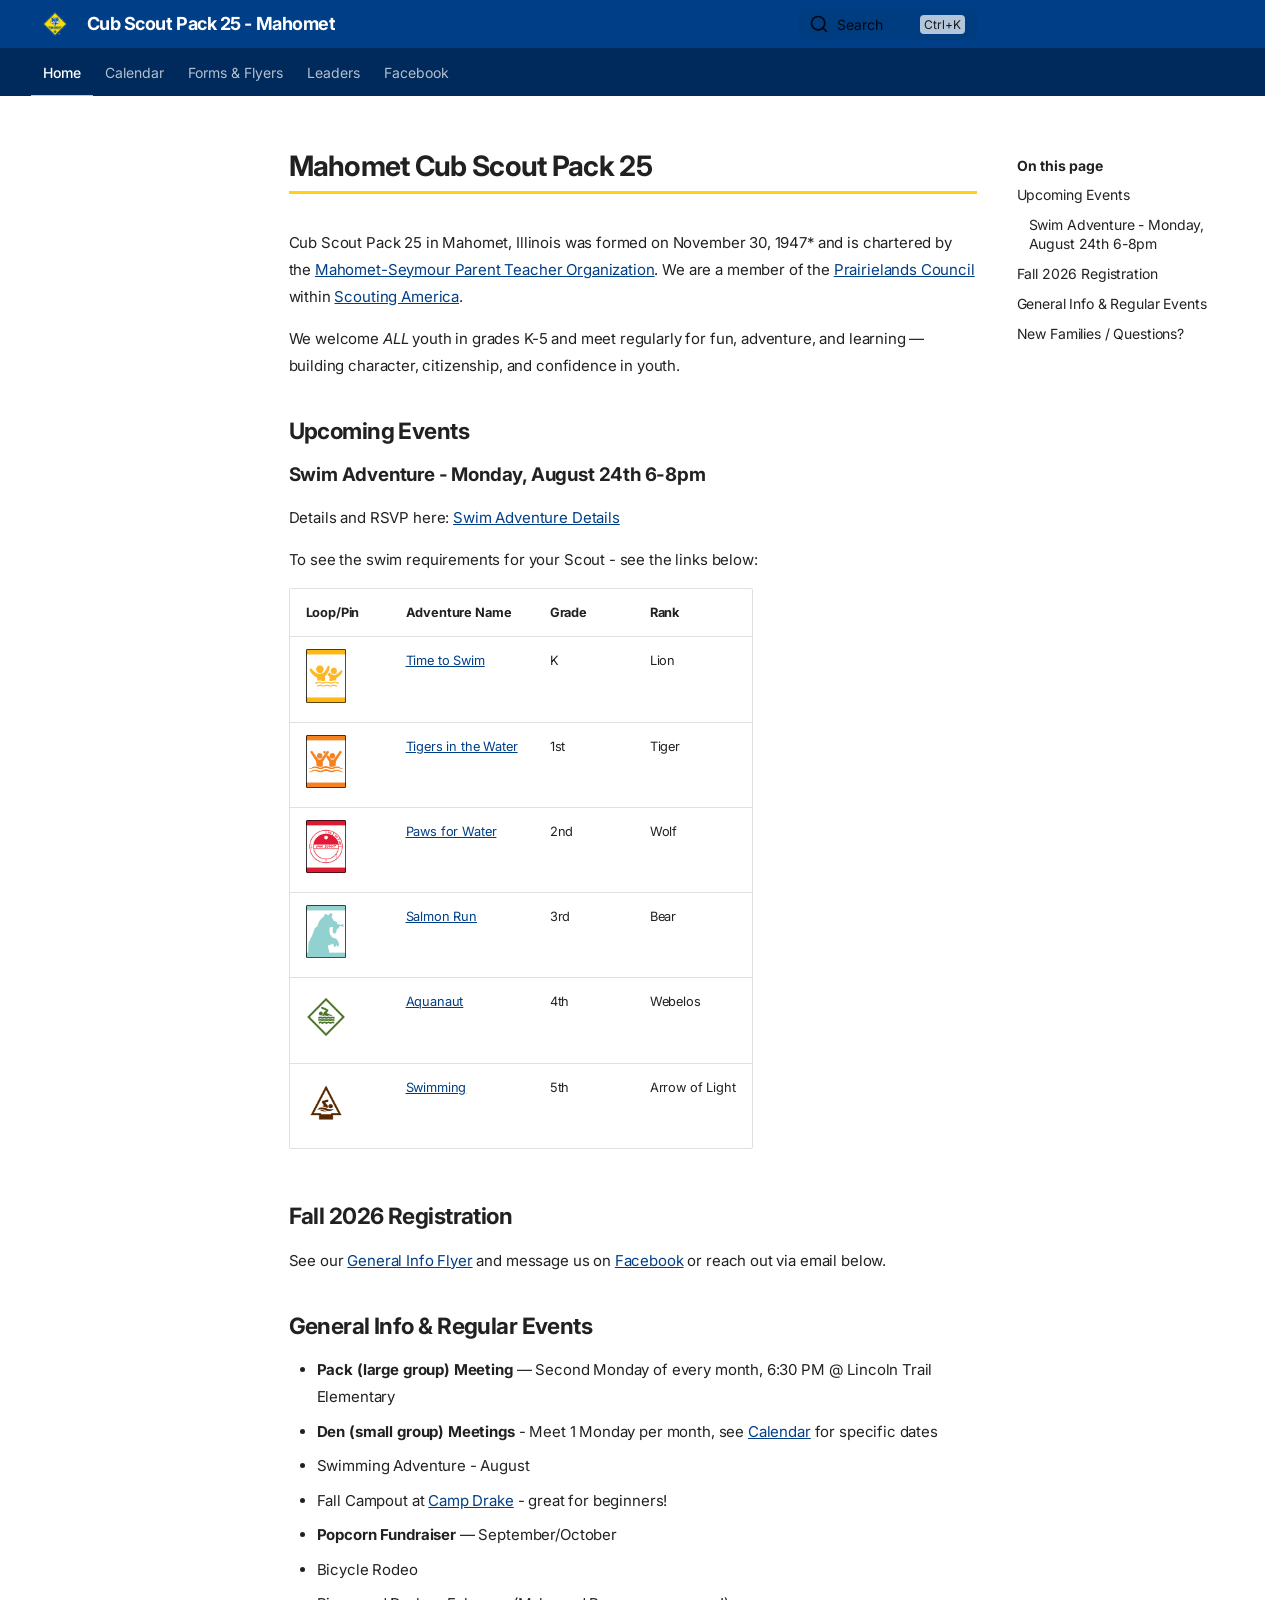
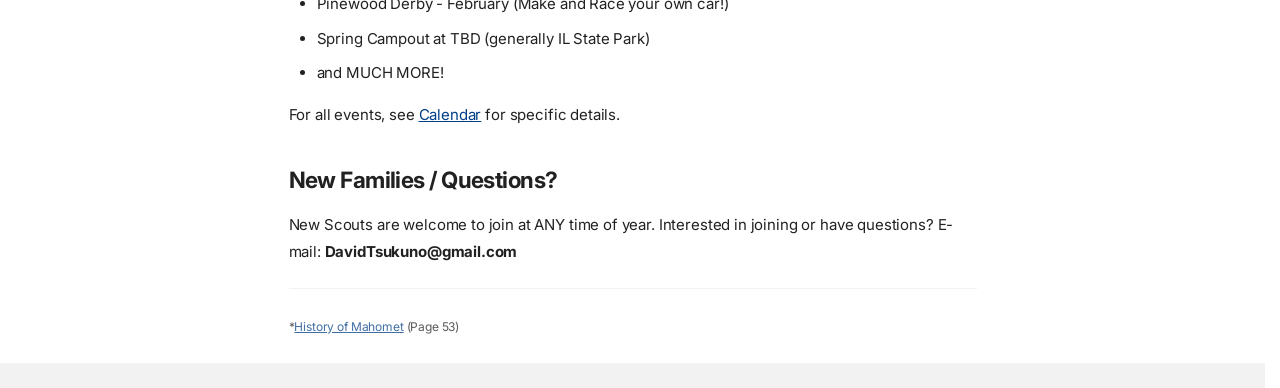
<file: index.html>
<!doctype html>
<html lang="en" class="no-js">
  <head>
    
      <meta charset="utf-8">
      <meta name="viewport" content="width=device-width,initial-scale=1">
      
        <meta name="description" content="Official website for Cub Scout Pack 25, Mahomet">
      
      
      
        <link rel="canonical" href="https://www.pack25mahomet.com/">
      
      
      
        <link rel="next" href="https://docs.google.com/document/d/1j6GQlqhVlV4vXsdT0PjQYu6UFg10sqST7merEAVw3II">
      
      
        
      
      
      <link rel="icon" href="./assets/favicon.png">
      <meta name="generator" content="zensical-0.0.56">
    
    
      
        <title>Mahomet Cub Scout Pack 25 - Cub Scout Pack 25 - Mahomet</title>
      
    
    
      
        
      
      <link rel="stylesheet" href="./assets/stylesheets/modern/main.20815dad.min.css">
      
        
          
        
        <link rel="stylesheet" href="./assets/stylesheets/modern/palette.dfe2e883.min.css">
      
      


    
    
      
    
    
      
        
        
        <link rel="preconnect" href="https://fonts.gstatic.com" crossorigin>
        <link rel="stylesheet" href="https://fonts.googleapis.com/css?family=Inter:300,300i,400,400i,500,500i,700,700i%7CJetBrains+Mono:400,400i,700,700i&amp;display=fallback">
        <style>:root{--md-text-font:"Inter";--md-code-font:"JetBrains Mono"}</style>
      
    
    
      <link rel="stylesheet" href="./stylesheets/custom.css">
    
    <script>__md_scope=new URL(".",location),__md_scope.pathname.endsWith("/")||(__md_scope=new URL(__md_scope.pathname+"/",location)),__md_hash=e=>[...e].reduce(((e,t)=>(e<<5)-e+t.charCodeAt(0)),0),__md_get=(e,t=localStorage,_=__md_scope)=>JSON.parse(t.getItem(_.pathname+"."+e)),__md_set=(e,t,_=localStorage,a=__md_scope)=>{try{_.setItem(a.pathname+"."+e,JSON.stringify(t))}catch(e){}},document.documentElement.setAttribute("data-platform",navigator.platform)</script>
    
      

    
    
  </head>
  
  
    
    
      
    
    
    
    
    <body dir="ltr" data-md-color-scheme="default" data-md-color-primary="indigo" data-md-color-accent="indigo">
  
    
    <input class="md-toggle" data-md-toggle="drawer" type="checkbox" id="__drawer" autocomplete="off">
    <input class="md-toggle" data-md-toggle="search" type="checkbox" id="__search" autocomplete="off">
    <label class="md-overlay" for="__drawer" aria-label="Navigation"></label>
    <div data-md-component="skip">
      
        
        <a href="#mahomet-cub-scout-pack-25" class="md-skip">
          Skip to content
        </a>
      
    </div>
    <div data-md-component="announce">
      
    </div>
    
    
      

<header class="md-header" data-md-component="header">
  <nav class="md-header__inner md-grid" aria-label="Header">
    <a href="" title="Cub Scout Pack 25 - Mahomet" class="md-header__button md-logo" aria-label="Cub Scout Pack 25 - Mahomet" data-md-component="logo">
      
  <img src="./assets/cub-scouts-logo.png" alt="Cub Scout Pack 25 - Mahomet">

    </a>
    <label class="md-header__button md-icon" for="__drawer" aria-label="Navigation">
      
      <svg xmlns="http://www.w3.org/2000/svg" fill="none" stroke="currentColor" stroke-linecap="round" stroke-linejoin="round" stroke-width="2" class="lucide lucide-menu" viewBox="0 0 24 24"><path d="M4 5h16M4 12h16M4 19h16"/></svg>
    </label>
    <div class="md-header__title" data-md-component="header-title">
      <div class="md-header__ellipsis">
        <div class="md-header__topic">
          <span class="md-ellipsis">
            Cub Scout Pack 25 - Mahomet
          </span>
        </div>
        <div class="md-header__topic" data-md-component="header-topic">
          <span class="md-ellipsis">
            
              Mahomet Cub Scout Pack 25
            
          </span>
        </div>
      </div>
    </div>
    
      
        <form class="md-header__option" data-md-component="palette">
  
    
    
    
    <input class="md-option" data-md-color-media="none" data-md-color-scheme="default" data-md-color-primary="indigo" data-md-color-accent="indigo"  aria-hidden="true"  type="radio" name="__palette" id="__palette_0">
    
  
</form>
      
    
    
      <script>var palette=__md_get("__palette");if(palette&&palette.color){if("(prefers-color-scheme)"===palette.color.media){var media=matchMedia("(prefers-color-scheme: light)"),input=document.querySelector(media.matches?"[data-md-color-media='(prefers-color-scheme: light)']":"[data-md-color-media='(prefers-color-scheme: dark)']");palette.color.media=input.getAttribute("data-md-color-media"),palette.color.scheme=input.getAttribute("data-md-color-scheme"),palette.color.primary=input.getAttribute("data-md-color-primary"),palette.color.accent=input.getAttribute("data-md-color-accent")}for(var[key,value]of Object.entries(palette.color))document.body.setAttribute("data-md-color-"+key,value)}</script>
    
    
    
      
      
        <label class="md-header__button md-icon" for="__search" aria-label="Search">
          
          <svg xmlns="http://www.w3.org/2000/svg" fill="none" stroke="currentColor" stroke-linecap="round" stroke-linejoin="round" stroke-width="2" class="lucide lucide-search" viewBox="0 0 24 24"><path d="m21 21-4.34-4.34"/><circle cx="11" cy="11" r="8"/></svg>
        </label>
        <div class="md-search" data-md-component="search" role="dialog" aria-label="Search">
  <button type="button" class="md-search__button">
    Search
  </button>
</div>
      
    
    <div class="md-header__source">
      
    </div>
  </nav>
  
</header>
    
    <div class="md-container" data-md-component="container">
      
      
        
          
            
<nav class="md-tabs" aria-label="Tabs" data-md-component="tabs">
  <div class="md-grid">
    <ul class="md-tabs__list">
      
        
  
  
  
    
  
  
    <li class="md-tabs__item md-tabs__item--active">
      <a href="" class="md-tabs__link">
        
  
  Home

      </a>
    </li>
  

      
        
  
  
  
  
    <li class="md-tabs__item">
      <a href="https://docs.google.com/document/d/1j6GQlqhVlV4vXsdT0PjQYu6UFg10sqST7merEAVw3II" class="md-tabs__link">
        
  
  Calendar

      </a>
    </li>
  

      
        
  
  
  
  
    <li class="md-tabs__item">
      <a href="./forms/" class="md-tabs__link">
        
  
  Forms & Flyers

      </a>
    </li>
  

      
        
  
  
  
  
    <li class="md-tabs__item">
      <a href="./leaders/" class="md-tabs__link">
        
  
  Leaders

      </a>
    </li>
  

      
        
  
  
  
  
    <li class="md-tabs__item">
      <a href="https://www.facebook.com/MahometCubScoutPack25" class="md-tabs__link">
        
  
  Facebook

      </a>
    </li>
  

      
    </ul>
  </div>
</nav>
          
        
      
      <main class="md-main" data-md-component="main">
        <div class="md-main__inner md-grid">
          
            
              
              <div class="md-sidebar md-sidebar--primary" data-md-component="sidebar" data-md-type="navigation" >
                <div class="md-sidebar__scrollwrap">
                  <div class="md-sidebar__inner">
                    


  


<nav class="md-nav md-nav--primary md-nav--lifted" aria-label="Navigation" data-md-level="0">
  <label class="md-nav__title" for="__drawer">
    <a href="" title="Cub Scout Pack 25 - Mahomet" class="md-nav__button md-logo" aria-label="Cub Scout Pack 25 - Mahomet" data-md-component="logo">
      
  <img src="./assets/cub-scouts-logo.png" alt="Cub Scout Pack 25 - Mahomet">

    </a>
    Cub Scout Pack 25 - Mahomet
  </label>
  
  <ul class="md-nav__list" data-md-scrollfix>
    
      
      
  
  
    
  
  
  
    <li class="md-nav__item md-nav__item--active">
      
      
      
      
        
      
      
        <label class="md-nav__link md-nav__link--active" for="__toc">
          
  
  
  <span class="md-ellipsis">
    
  
  Home

    
  </span>
  
  

          <span class="md-nav__icon md-icon"></span>
        </label>
      
      <a href="" class="md-nav__link md-nav__link--active">
        
  
  
  <span class="md-ellipsis">
    
  
  Home

    
  </span>
  
  

      </a>
      
        


<nav class="md-nav md-nav--secondary" aria-label="On this page">
  
  
  
    
  
  
    <label class="md-nav__title" for="__toc">
      <span class="md-nav__icon md-icon"></span>
      On this page
    </label>
    <ul class="md-nav__list" data-md-component="toc" data-md-scrollfix>
      
        <li class="md-nav__item">
  <a href="#upcoming-events" class="md-nav__link">
    <span class="md-ellipsis">
      <span class="md-typeset">
        Upcoming Events
      </span>
    </span>
  </a>
  
    <nav class="md-nav" aria-label="Upcoming Events">
      <ul class="md-nav__list">
        
          <li class="md-nav__item">
  <a href="#swim-adventure-monday-august-24th-6-8pm" class="md-nav__link">
    <span class="md-ellipsis">
      <span class="md-typeset">
        Swim Adventure - Monday, August 24th 6-8pm
      </span>
    </span>
  </a>
  
</li>
        
      </ul>
    </nav>
  
</li>
      
        <li class="md-nav__item">
  <a href="#fall-2026-registration" class="md-nav__link">
    <span class="md-ellipsis">
      <span class="md-typeset">
        Fall 2026 Registration
      </span>
    </span>
  </a>
  
</li>
      
        <li class="md-nav__item">
  <a href="#general-info-regular-events" class="md-nav__link">
    <span class="md-ellipsis">
      <span class="md-typeset">
        General Info &amp; Regular Events
      </span>
    </span>
  </a>
  
</li>
      
        <li class="md-nav__item">
  <a href="#new-families-questions" class="md-nav__link">
    <span class="md-ellipsis">
      <span class="md-typeset">
        New Families / Questions?
      </span>
    </span>
  </a>
  
</li>
      
    </ul>
  
</nav>
      
    </li>
  

    
      
      
  
  
  
  
    <li class="md-nav__item">
      <a href="https://docs.google.com/document/d/1j6GQlqhVlV4vXsdT0PjQYu6UFg10sqST7merEAVw3II" class="md-nav__link">
        
  
  
  <span class="md-ellipsis">
    
  
  Calendar

    
  </span>
  
  

      </a>
    </li>
  

    
      
      
  
  
  
  
    <li class="md-nav__item">
      <a href="./forms/" class="md-nav__link">
        
  
  
  <span class="md-ellipsis">
    
  
  Forms & Flyers

    
  </span>
  
  

      </a>
    </li>
  

    
      
      
  
  
  
  
    <li class="md-nav__item">
      <a href="./leaders/" class="md-nav__link">
        
  
  
  <span class="md-ellipsis">
    
  
  Leaders

    
  </span>
  
  

      </a>
    </li>
  

    
      
      
  
  
  
  
    <li class="md-nav__item">
      <a href="https://www.facebook.com/MahometCubScoutPack25" class="md-nav__link">
        
  
  
  <span class="md-ellipsis">
    
  
  Facebook

    
  </span>
  
  

      </a>
    </li>
  

    
  </ul>
</nav>
                  </div>
                </div>
              </div>
            
            
              
              <div class="md-sidebar md-sidebar--secondary" data-md-component="sidebar" data-md-type="toc" >
                <div class="md-sidebar__scrollwrap">
                  
                    
                    
                    
                      
                    
                    
                      <input class="md-nav__toggle md-toggle" type="checkbox" id="__toc">
                      <div class="md-sidebar-button__wrapper">
                        <label class="md-sidebar-button" for="__toc"></label>
                      </div>
                    
                  
                  <div class="md-sidebar__inner">
                    


<nav class="md-nav md-nav--secondary" aria-label="On this page">
  
  
  
    
  
  
    <label class="md-nav__title" for="__toc">
      <span class="md-nav__icon md-icon"></span>
      On this page
    </label>
    <ul class="md-nav__list" data-md-component="toc" data-md-scrollfix>
      
        <li class="md-nav__item">
  <a href="#upcoming-events" class="md-nav__link">
    <span class="md-ellipsis">
      <span class="md-typeset">
        Upcoming Events
      </span>
    </span>
  </a>
  
    <nav class="md-nav" aria-label="Upcoming Events">
      <ul class="md-nav__list">
        
          <li class="md-nav__item">
  <a href="#swim-adventure-monday-august-24th-6-8pm" class="md-nav__link">
    <span class="md-ellipsis">
      <span class="md-typeset">
        Swim Adventure - Monday, August 24th 6-8pm
      </span>
    </span>
  </a>
  
</li>
        
      </ul>
    </nav>
  
</li>
      
        <li class="md-nav__item">
  <a href="#fall-2026-registration" class="md-nav__link">
    <span class="md-ellipsis">
      <span class="md-typeset">
        Fall 2026 Registration
      </span>
    </span>
  </a>
  
</li>
      
        <li class="md-nav__item">
  <a href="#general-info-regular-events" class="md-nav__link">
    <span class="md-ellipsis">
      <span class="md-typeset">
        General Info &amp; Regular Events
      </span>
    </span>
  </a>
  
</li>
      
        <li class="md-nav__item">
  <a href="#new-families-questions" class="md-nav__link">
    <span class="md-ellipsis">
      <span class="md-typeset">
        New Families / Questions?
      </span>
    </span>
  </a>
  
</li>
      
    </ul>
  
</nav>
                  </div>
                </div>
              </div>
            
          
          
            <div class="md-content" data-md-component="content">
              
              <article class="md-content__inner md-typeset">
                
                  

<h1 id="mahomet-cub-scout-pack-25">Mahomet Cub Scout Pack 25<a class="headerlink" href="#mahomet-cub-scout-pack-25" title="Permanent link">&para;</a></h1>
<p>Cub Scout Pack 25 in Mahomet, Illinois was formed on November 30, 1947* and is chartered by the <a href="https://m-spto.org/">Mahomet-Seymour Parent Teacher Organization</a>.  We are a member of the <a href="https://prairielandsbsa.org/">Prairielands Council</a> within <a href="https://beascout.scouting.org/units/b4d51b2c-d46c-4c83-80b0-9cc7ed9334b0">Scouting America</a>.</p>
<p>We welcome <em>ALL</em> youth in grades K-5 and meet regularly for fun, adventure, and learning — building character, citizenship, and
confidence in youth.</p>
<h2 id="upcoming-events">Upcoming Events<a class="headerlink" href="#upcoming-events" title="Permanent link">&para;</a></h2>
<h3 id="swim-adventure-monday-august-24th-6-8pm">Swim Adventure - Monday, August 24th 6-8pm<a class="headerlink" href="#swim-adventure-monday-august-24th-6-8pm" title="Permanent link">&para;</a></h3>
<p>Details and RSVP here: <a href="swim-adventure-2026/">Swim Adventure Details</a></p>
<p>To see the swim requirements for your Scout - see the links below:</p>
<table>
<thead>
<tr>
<th>Loop/Pin</th>
<th>Adventure Name</th>
<th>Grade</th>
<th>Rank</th>
</tr>
</thead>
<tbody>
<tr>
<td><img src="assets/adventures/lion/time-to-swim.jpg" alt="Time to Swim" width="40"></td>
<td><a href="https://www.scouting.org/cub-scout-adventures/time-to-swim/">Time to Swim</a></td>
<td>K</td>
<td>Lion</td>
</tr>
<tr>
<td><img src="assets/adventures/tiger/tigers-in-the-water.jpg" alt="Tigers in the Water" width="40"></td>
<td><a href="https://www.scouting.org/cub-scout-adventures/tigers-in-the-water/">Tigers in the Water</a></td>
<td>1st</td>
<td>Tiger</td>
</tr>
<tr>
<td><img src="assets/adventures/wolf/paws-for-water.jpg" alt="Paws for Water" width="40"></td>
<td><a href="https://www.scouting.org/cub-scout-adventures/paws-for-water/">Paws for Water</a></td>
<td>2nd</td>
<td>Wolf</td>
</tr>
<tr>
<td><img src="assets/adventures/bear/salmon-run.jpg" alt="Salmon Run" width="40"></td>
<td><a href="https://www.scouting.org/cub-scout-adventures/salmon-run/">Salmon Run</a></td>
<td>3rd</td>
<td>Bear</td>
</tr>
<tr>
<td><img src="assets/adventures/webelos/aquanaut.jpg" alt="Aquanaut" width="40"></td>
<td><a href="https://www.scouting.org/cub-scout-adventures/aquanaut/">Aquanaut</a></td>
<td>4th</td>
<td>Webelos</td>
</tr>
<tr>
<td><img src="assets/adventures/arrow-of-light/swimming.jpg" alt="Swimming" width="40"></td>
<td><a href="https://www.scouting.org/cub-scout-adventures/swimming/">Swimming</a></td>
<td>5th</td>
<td>Arrow of Light</td>
</tr>
</tbody>
</table>
<h2 id="fall-2026-registration">Fall 2026 Registration<a class="headerlink" href="#fall-2026-registration" title="Permanent link">&para;</a></h2>
<p>See our <a href="forms/General_Info-Flyer_2026-2027.pdf">General Info Flyer</a> and message us on <a href="https://www.facebook.com/MahometCubScoutPack25">Facebook</a> or reach out via email below.</p>
<h2 id="general-info-regular-events">General Info &amp; Regular Events<a class="headerlink" href="#general-info-regular-events" title="Permanent link">&para;</a></h2>
<ul>
<li><strong>Pack (large group) Meeting</strong> — Second Monday of every month, 6:30 PM @ Lincoln Trail Elementary</li>
<li><strong>Den (small group) Meetings</strong> - Meet 1 Monday per month, see <a href="https://docs.google.com/document/d/1j6GQlqhVlV4vXsdT0PjQYu6UFg10sqST7merEAVw3II">Calendar</a> for specific dates</li>
<li>Swimming Adventure - August</li>
<li>Fall Campout at <a href="https://www.campdrake.com/">Camp Drake</a> - great for beginners!</li>
<li><strong>Popcorn Fundraiser</strong> — September/October</li>
<li>Bicycle Rodeo</li>
<li>Pinewood Derby - February (Make and Race your own car!)</li>
<li>Spring Campout at TBD (generally IL State Park)</li>
<li>and MUCH MORE!</li>
</ul>
<p>For all events, see <a href="https://docs.google.com/document/d/1j6GQlqhVlV4vXsdT0PjQYu6UFg10sqST7merEAVw3II">Calendar</a> for specific details.</p>
<h2 id="new-families-questions">New Families / Questions?<a class="headerlink" href="#new-families-questions" title="Permanent link">&para;</a></h2>
<p>New Scouts are welcome to join at ANY time of year. Interested in joining or have questions? E-mail: <strong>DavidTsukuno@gmail.com</strong></p>
<hr />
<p><small>*<a href="https://libsysdigi.library.illinois.edu/oca/Books2008-06/historyofmahomet00purn/historyofmahomet00purn.pdf">History of Mahomet</a> (Page 53)</small></p>














                
              </article>
            </div>
          
          
<script>var target=document.getElementById(location.hash.slice(1));target&&target.name&&(target.checked=target.name.startsWith("__tabbed_"))</script>
        </div>
        
          <button type="button" class="md-top md-icon" data-md-component="top" hidden>
  
  <svg xmlns="http://www.w3.org/2000/svg" fill="none" stroke="currentColor" stroke-linecap="round" stroke-linejoin="round" stroke-width="2" class="lucide lucide-circle-arrow-up" viewBox="0 0 24 24"><circle cx="12" cy="12" r="10"/><path d="m16 12-4-4-4 4M12 16V8"/></svg>
  Back to top
</button>
        
      </main>
      
        <footer class="md-footer">
  
  <div class="md-footer-meta md-typeset">
    <div class="md-footer-meta__inner md-grid">
      <div class="md-copyright">
  
  
</div>
      
    </div>
  </div>
</footer>
      
    </div>
    <div class="md-dialog" data-md-component="dialog">
      <div class="md-dialog__inner md-typeset"></div>
    </div>
    
    
    
      
      
      <script id="__config" type="application/json">{"annotate":null,"base":".","features":["navigation.tabs","navigation.top","search.suggest"],"search":"./assets/javascripts/workers/search.7d14d953.min.js","tags":null,"translations":{"clipboard.copied":"Copied to clipboard","clipboard.copy":"Copy to clipboard","search.result.more.one":"1 more on this page","search.result.more.other":"# more on this page","search.result.none":"No matching documents","search.result.one":"1 matching document","search.result.other":"# matching documents","search.result.placeholder":"Type to start searching","search.result.term.missing":"Missing","select.version":"Select version"},"version":null}</script>
    
    
      <script src="./assets/javascripts/bundle.e886cdf1.min.js"></script>
      
        <script src="./javascripts/external-links.js"></script>
      
    
  </body>
</html>
</file>
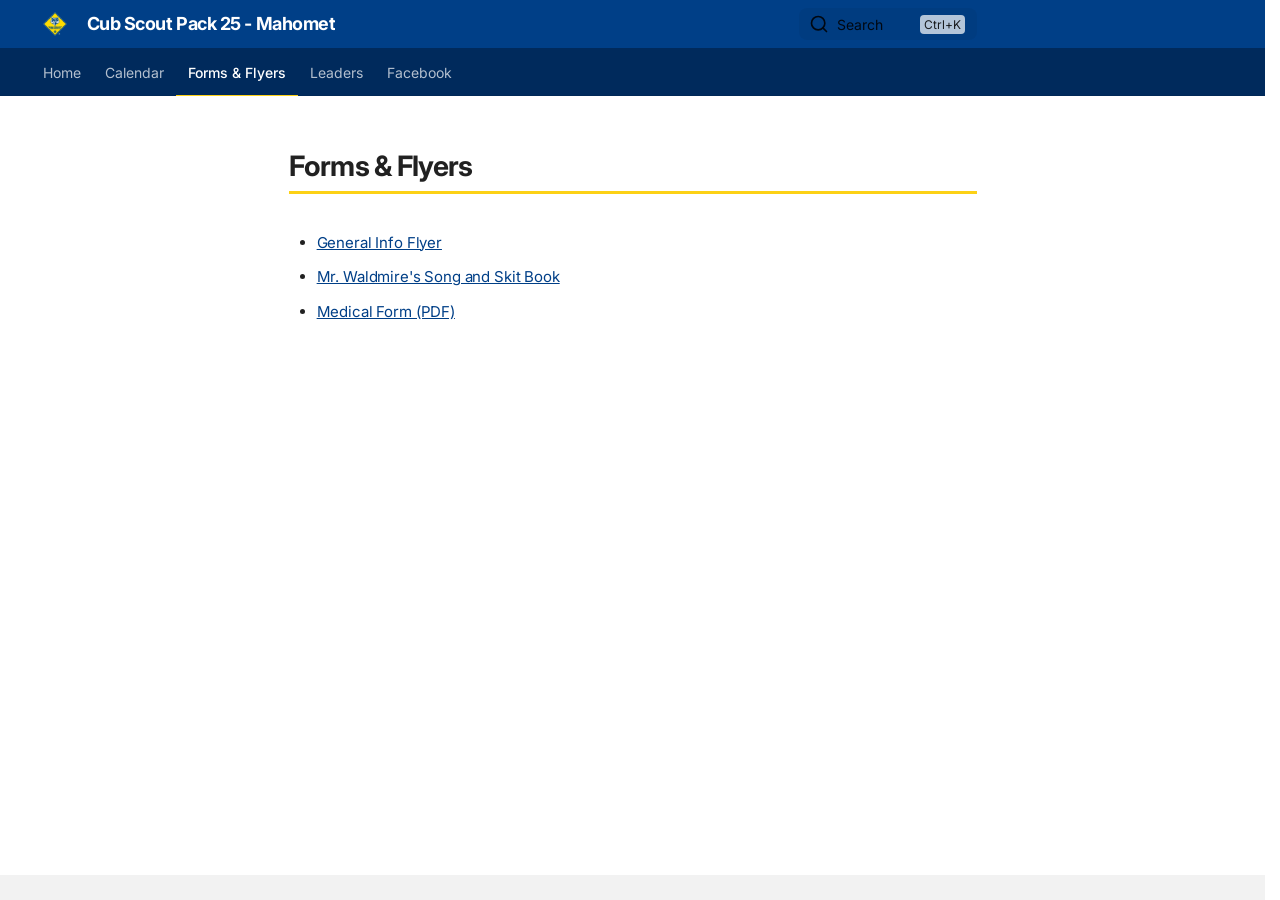
<file: forms/index.html>
<!doctype html>
<html lang="en" class="no-js">
  <head>
    
      <meta charset="utf-8">
      <meta name="viewport" content="width=device-width,initial-scale=1">
      
        <meta name="description" content="Official website for Cub Scout Pack 25, Mahomet">
      
      
      
        <link rel="canonical" href="https://www.pack25mahomet.com/forms/">
      
      
        <link rel="prev" href="https://docs.google.com/document/d/1j6GQlqhVlV4vXsdT0PjQYu6UFg10sqST7merEAVw3II">
      
      
        <link rel="next" href="../leaders/">
      
      
        
      
      
      <link rel="icon" href="../assets/favicon.png">
      <meta name="generator" content="zensical-0.0.56">
    
    
      
        <title>Forms & Flyers - Cub Scout Pack 25 - Mahomet</title>
      
    
    
      
        
      
      <link rel="stylesheet" href="../assets/stylesheets/modern/main.20815dad.min.css">
      
        
          
        
        <link rel="stylesheet" href="../assets/stylesheets/modern/palette.dfe2e883.min.css">
      
      


    
    
      
    
    
      
        
        
        <link rel="preconnect" href="https://fonts.gstatic.com" crossorigin>
        <link rel="stylesheet" href="https://fonts.googleapis.com/css?family=Inter:300,300i,400,400i,500,500i,700,700i%7CJetBrains+Mono:400,400i,700,700i&amp;display=fallback">
        <style>:root{--md-text-font:"Inter";--md-code-font:"JetBrains Mono"}</style>
      
    
    
      <link rel="stylesheet" href="../stylesheets/custom.css">
    
    <script>__md_scope=new URL("..",location),__md_scope.pathname.endsWith("/")||(__md_scope=new URL(__md_scope.pathname+"/",location)),__md_hash=e=>[...e].reduce(((e,t)=>(e<<5)-e+t.charCodeAt(0)),0),__md_get=(e,t=localStorage,_=__md_scope)=>JSON.parse(t.getItem(_.pathname+"."+e)),__md_set=(e,t,_=localStorage,a=__md_scope)=>{try{_.setItem(a.pathname+"."+e,JSON.stringify(t))}catch(e){}},document.documentElement.setAttribute("data-platform",navigator.platform)</script>
    
      

    
    
  </head>
  
  
    
    
      
    
    
    
    
    <body dir="ltr" data-md-color-scheme="default" data-md-color-primary="indigo" data-md-color-accent="indigo">
  
    
    <input class="md-toggle" data-md-toggle="drawer" type="checkbox" id="__drawer" autocomplete="off">
    <input class="md-toggle" data-md-toggle="search" type="checkbox" id="__search" autocomplete="off">
    <label class="md-overlay" for="__drawer" aria-label="Navigation"></label>
    <div data-md-component="skip">
      
        
        <a href="#forms-flyers" class="md-skip">
          Skip to content
        </a>
      
    </div>
    <div data-md-component="announce">
      
    </div>
    
    
      

<header class="md-header" data-md-component="header">
  <nav class="md-header__inner md-grid" aria-label="Header">
    <a href="./.." title="Cub Scout Pack 25 - Mahomet" class="md-header__button md-logo" aria-label="Cub Scout Pack 25 - Mahomet" data-md-component="logo">
      
  <img src="../assets/cub-scouts-logo.png" alt="Cub Scout Pack 25 - Mahomet">

    </a>
    <label class="md-header__button md-icon" for="__drawer" aria-label="Navigation">
      
      <svg xmlns="http://www.w3.org/2000/svg" fill="none" stroke="currentColor" stroke-linecap="round" stroke-linejoin="round" stroke-width="2" class="lucide lucide-menu" viewBox="0 0 24 24"><path d="M4 5h16M4 12h16M4 19h16"/></svg>
    </label>
    <div class="md-header__title" data-md-component="header-title">
      <div class="md-header__ellipsis">
        <div class="md-header__topic">
          <span class="md-ellipsis">
            Cub Scout Pack 25 - Mahomet
          </span>
        </div>
        <div class="md-header__topic" data-md-component="header-topic">
          <span class="md-ellipsis">
            
              Forms &amp; Flyers
            
          </span>
        </div>
      </div>
    </div>
    
      
        <form class="md-header__option" data-md-component="palette">
  
    
    
    
    <input class="md-option" data-md-color-media="none" data-md-color-scheme="default" data-md-color-primary="indigo" data-md-color-accent="indigo"  aria-hidden="true"  type="radio" name="__palette" id="__palette_0">
    
  
</form>
      
    
    
      <script>var palette=__md_get("__palette");if(palette&&palette.color){if("(prefers-color-scheme)"===palette.color.media){var media=matchMedia("(prefers-color-scheme: light)"),input=document.querySelector(media.matches?"[data-md-color-media='(prefers-color-scheme: light)']":"[data-md-color-media='(prefers-color-scheme: dark)']");palette.color.media=input.getAttribute("data-md-color-media"),palette.color.scheme=input.getAttribute("data-md-color-scheme"),palette.color.primary=input.getAttribute("data-md-color-primary"),palette.color.accent=input.getAttribute("data-md-color-accent")}for(var[key,value]of Object.entries(palette.color))document.body.setAttribute("data-md-color-"+key,value)}</script>
    
    
    
      
      
        <label class="md-header__button md-icon" for="__search" aria-label="Search">
          
          <svg xmlns="http://www.w3.org/2000/svg" fill="none" stroke="currentColor" stroke-linecap="round" stroke-linejoin="round" stroke-width="2" class="lucide lucide-search" viewBox="0 0 24 24"><path d="m21 21-4.34-4.34"/><circle cx="11" cy="11" r="8"/></svg>
        </label>
        <div class="md-search" data-md-component="search" role="dialog" aria-label="Search">
  <button type="button" class="md-search__button">
    Search
  </button>
</div>
      
    
    <div class="md-header__source">
      
    </div>
  </nav>
  
</header>
    
    <div class="md-container" data-md-component="container">
      
      
        
          
            
<nav class="md-tabs" aria-label="Tabs" data-md-component="tabs">
  <div class="md-grid">
    <ul class="md-tabs__list">
      
        
  
  
  
  
    <li class="md-tabs__item">
      <a href="./.." class="md-tabs__link">
        
  
  Home

      </a>
    </li>
  

      
        
  
  
  
  
    <li class="md-tabs__item">
      <a href="https://docs.google.com/document/d/1j6GQlqhVlV4vXsdT0PjQYu6UFg10sqST7merEAVw3II" class="md-tabs__link">
        
  
  Calendar

      </a>
    </li>
  

      
        
  
  
  
    
  
  
    <li class="md-tabs__item md-tabs__item--active">
      <a href="././" class="md-tabs__link">
        
  
  Forms & Flyers

      </a>
    </li>
  

      
        
  
  
  
  
    <li class="md-tabs__item">
      <a href="../leaders/" class="md-tabs__link">
        
  
  Leaders

      </a>
    </li>
  

      
        
  
  
  
  
    <li class="md-tabs__item">
      <a href="https://www.facebook.com/MahometCubScoutPack25" class="md-tabs__link">
        
  
  Facebook

      </a>
    </li>
  

      
    </ul>
  </div>
</nav>
          
        
      
      <main class="md-main" data-md-component="main">
        <div class="md-main__inner md-grid">
          
            
              
              <div class="md-sidebar md-sidebar--primary" data-md-component="sidebar" data-md-type="navigation" >
                <div class="md-sidebar__scrollwrap">
                  <div class="md-sidebar__inner">
                    


  


<nav class="md-nav md-nav--primary md-nav--lifted" aria-label="Navigation" data-md-level="0">
  <label class="md-nav__title" for="__drawer">
    <a href="./.." title="Cub Scout Pack 25 - Mahomet" class="md-nav__button md-logo" aria-label="Cub Scout Pack 25 - Mahomet" data-md-component="logo">
      
  <img src="../assets/cub-scouts-logo.png" alt="Cub Scout Pack 25 - Mahomet">

    </a>
    Cub Scout Pack 25 - Mahomet
  </label>
  
  <ul class="md-nav__list" data-md-scrollfix>
    
      
      
  
  
  
  
    <li class="md-nav__item">
      <a href="./.." class="md-nav__link">
        
  
  
  <span class="md-ellipsis">
    
  
  Home

    
  </span>
  
  

      </a>
    </li>
  

    
      
      
  
  
  
  
    <li class="md-nav__item">
      <a href="https://docs.google.com/document/d/1j6GQlqhVlV4vXsdT0PjQYu6UFg10sqST7merEAVw3II" class="md-nav__link">
        
  
  
  <span class="md-ellipsis">
    
  
  Calendar

    
  </span>
  
  

      </a>
    </li>
  

    
      
      
  
  
    
  
  
  
    <li class="md-nav__item md-nav__item--active">
      
      
      
      
        
      
      
      <a href="././" class="md-nav__link md-nav__link--active">
        
  
  
  <span class="md-ellipsis">
    
  
  Forms & Flyers

    
  </span>
  
  

      </a>
      
    </li>
  

    
      
      
  
  
  
  
    <li class="md-nav__item">
      <a href="../leaders/" class="md-nav__link">
        
  
  
  <span class="md-ellipsis">
    
  
  Leaders

    
  </span>
  
  

      </a>
    </li>
  

    
      
      
  
  
  
  
    <li class="md-nav__item">
      <a href="https://www.facebook.com/MahometCubScoutPack25" class="md-nav__link">
        
  
  
  <span class="md-ellipsis">
    
  
  Facebook

    
  </span>
  
  

      </a>
    </li>
  

    
  </ul>
</nav>
                  </div>
                </div>
              </div>
            
            
              
              <div class="md-sidebar md-sidebar--secondary" data-md-component="sidebar" data-md-type="toc" >
                <div class="md-sidebar__scrollwrap">
                  
                    
                    
                    
                      
                    
                    
                  
                  <div class="md-sidebar__inner">
                    


<nav class="md-nav md-nav--secondary" aria-label="On this page">
  
  
  
    
  
  
</nav>
                  </div>
                </div>
              </div>
            
          
          
            <div class="md-content" data-md-component="content">
              
              <article class="md-content__inner md-typeset">
                
                  

<h1 id="forms-flyers">Forms &amp; Flyers<a class="headerlink" href="#forms-flyers" title="Permanent link">&para;</a></h1>
<ul>
<li><a href="../forms/General_Info-Flyer_2026-2027.pdf">General Info Flyer</a></li>
<li><a href="https://github.com/ewaldmire/pack-showbook/releases/latest/download/pack-showbook_letter_full.pdf">Mr. Waldmire's Song and Skit Book</a></li>
<li><a href="https://filestore.scouting.org/filestore/HealthSafety/pdf/680-001_AB.pdf">Medical Form (PDF)</a></li>
</ul>














                
              </article>
            </div>
          
          
<script>var target=document.getElementById(location.hash.slice(1));target&&target.name&&(target.checked=target.name.startsWith("__tabbed_"))</script>
        </div>
        
          <button type="button" class="md-top md-icon" data-md-component="top" hidden>
  
  <svg xmlns="http://www.w3.org/2000/svg" fill="none" stroke="currentColor" stroke-linecap="round" stroke-linejoin="round" stroke-width="2" class="lucide lucide-circle-arrow-up" viewBox="0 0 24 24"><circle cx="12" cy="12" r="10"/><path d="m16 12-4-4-4 4M12 16V8"/></svg>
  Back to top
</button>
        
      </main>
      
        <footer class="md-footer">
  
  <div class="md-footer-meta md-typeset">
    <div class="md-footer-meta__inner md-grid">
      <div class="md-copyright">
  
  
</div>
      
    </div>
  </div>
</footer>
      
    </div>
    <div class="md-dialog" data-md-component="dialog">
      <div class="md-dialog__inner md-typeset"></div>
    </div>
    
    
    
      
      
      <script id="__config" type="application/json">{"annotate":null,"base":"..","features":["navigation.tabs","navigation.top","search.suggest"],"search":"../assets/javascripts/workers/search.7d14d953.min.js","tags":null,"translations":{"clipboard.copied":"Copied to clipboard","clipboard.copy":"Copy to clipboard","search.result.more.one":"1 more on this page","search.result.more.other":"# more on this page","search.result.none":"No matching documents","search.result.one":"1 matching document","search.result.other":"# matching documents","search.result.placeholder":"Type to start searching","search.result.term.missing":"Missing","select.version":"Select version"},"version":null}</script>
    
    
      <script src="../assets/javascripts/bundle.e886cdf1.min.js"></script>
      
        <script src="../javascripts/external-links.js"></script>
      
    
  </body>
</html>
</file>
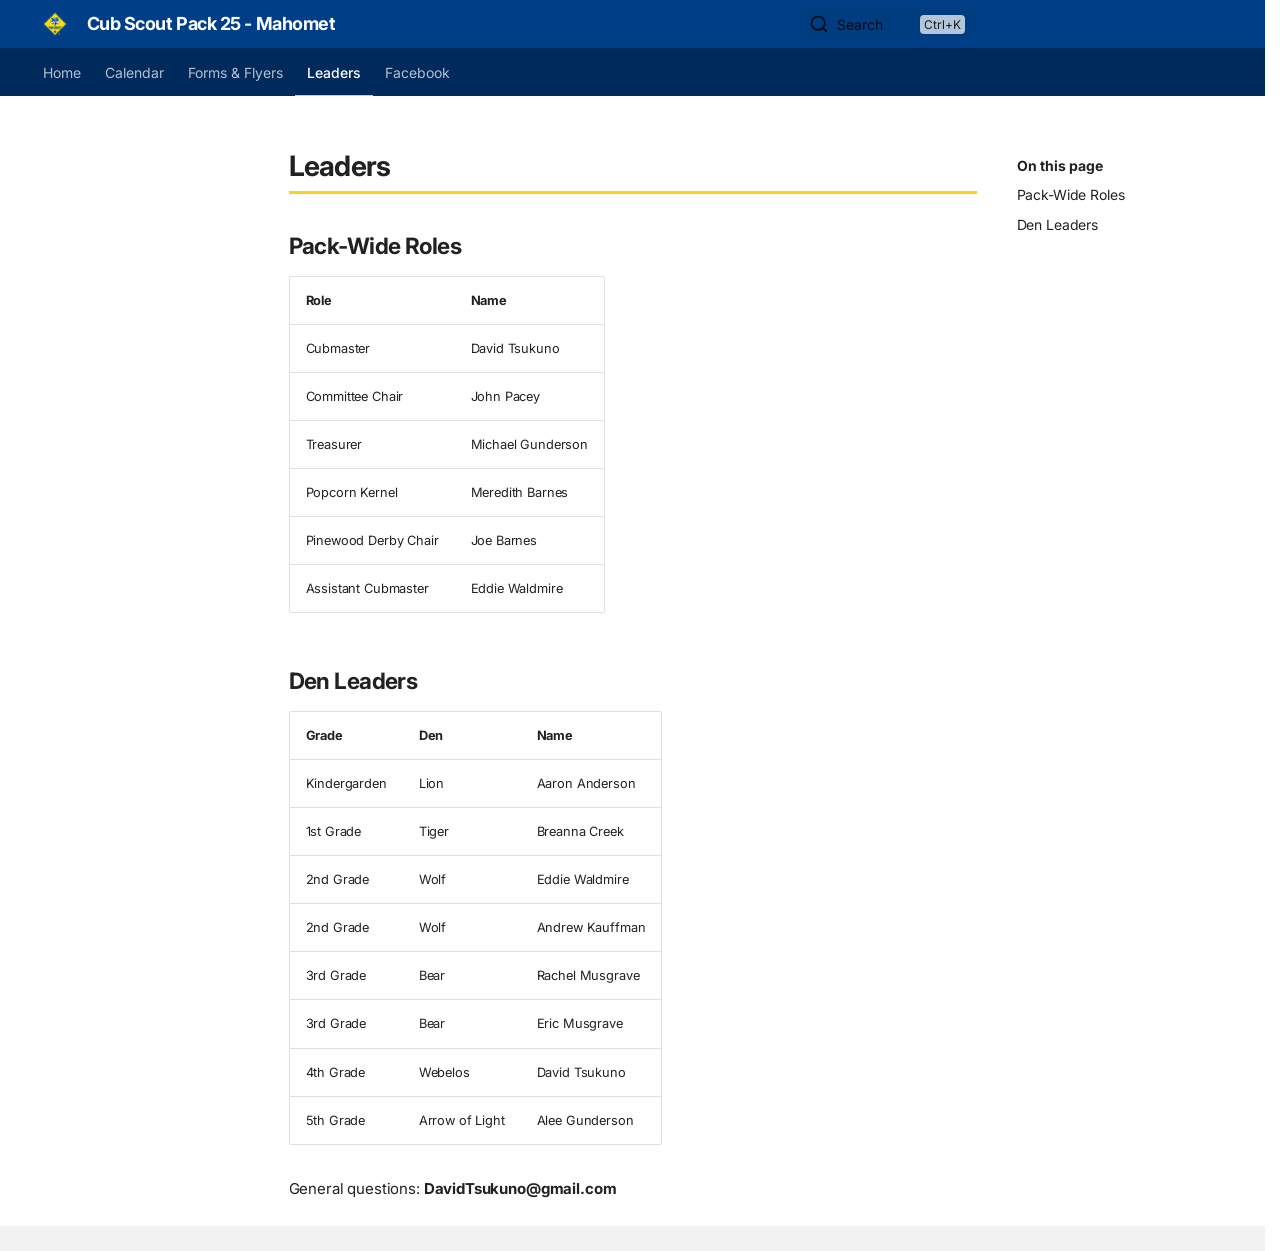
<file: leaders/index.html>
<!doctype html>
<html lang="en" class="no-js">
  <head>
    
      <meta charset="utf-8">
      <meta name="viewport" content="width=device-width,initial-scale=1">
      
        <meta name="description" content="Official website for Cub Scout Pack 25, Mahomet">
      
      
      
        <link rel="canonical" href="https://www.pack25mahomet.com/leaders/">
      
      
        <link rel="prev" href="../forms/">
      
      
        <link rel="next" href="https://www.facebook.com/MahometCubScoutPack25">
      
      
        
      
      
      <link rel="icon" href="../assets/favicon.png">
      <meta name="generator" content="zensical-0.0.54">
    
    
      
        <title>Leaders - Cub Scout Pack 25 - Mahomet</title>
      
    
    
      
        
      
      <link rel="stylesheet" href="../assets/stylesheets/modern/main.20815dad.min.css">
      
        
          
        
        <link rel="stylesheet" href="../assets/stylesheets/modern/palette.dfe2e883.min.css">
      
      


    
    
      
    
    
      
        
        
        <link rel="preconnect" href="https://fonts.gstatic.com" crossorigin>
        <link rel="stylesheet" href="https://fonts.googleapis.com/css?family=Inter:300,300i,400,400i,500,500i,700,700i%7CJetBrains+Mono:400,400i,700,700i&amp;display=fallback">
        <style>:root{--md-text-font:"Inter";--md-code-font:"JetBrains Mono"}</style>
      
    
    
      <link rel="stylesheet" href="../stylesheets/custom.css">
    
    <script>__md_scope=new URL("..",location),__md_scope.pathname.endsWith("/")||(__md_scope=new URL(__md_scope.pathname+"/",location)),__md_hash=e=>[...e].reduce(((e,t)=>(e<<5)-e+t.charCodeAt(0)),0),__md_get=(e,t=localStorage,_=__md_scope)=>JSON.parse(t.getItem(_.pathname+"."+e)),__md_set=(e,t,_=localStorage,a=__md_scope)=>{try{_.setItem(a.pathname+"."+e,JSON.stringify(t))}catch(e){}},document.documentElement.setAttribute("data-platform",navigator.platform)</script>
    
      

    
    
  </head>
  
  
    
    
      
    
    
    
    
    <body dir="ltr" data-md-color-scheme="default" data-md-color-primary="indigo" data-md-color-accent="indigo">
  
    
    <input class="md-toggle" data-md-toggle="drawer" type="checkbox" id="__drawer" autocomplete="off">
    <input class="md-toggle" data-md-toggle="search" type="checkbox" id="__search" autocomplete="off">
    <label class="md-overlay" for="__drawer" aria-label="Navigation"></label>
    <div data-md-component="skip">
      
        
        <a href="#leaders" class="md-skip">
          Skip to content
        </a>
      
    </div>
    <div data-md-component="announce">
      
    </div>
    
    
      

<header class="md-header" data-md-component="header">
  <nav class="md-header__inner md-grid" aria-label="Header">
    <a href="./.." title="Cub Scout Pack 25 - Mahomet" class="md-header__button md-logo" aria-label="Cub Scout Pack 25 - Mahomet" data-md-component="logo">
      
  <img src="../assets/cub-scouts-logo.png" alt="Cub Scout Pack 25 - Mahomet">

    </a>
    <label class="md-header__button md-icon" for="__drawer" aria-label="Navigation">
      
      <svg xmlns="http://www.w3.org/2000/svg" fill="none" stroke="currentColor" stroke-linecap="round" stroke-linejoin="round" stroke-width="2" class="lucide lucide-menu" viewBox="0 0 24 24"><path d="M4 5h16M4 12h16M4 19h16"/></svg>
    </label>
    <div class="md-header__title" data-md-component="header-title">
      <div class="md-header__ellipsis">
        <div class="md-header__topic">
          <span class="md-ellipsis">
            Cub Scout Pack 25 - Mahomet
          </span>
        </div>
        <div class="md-header__topic" data-md-component="header-topic">
          <span class="md-ellipsis">
            
              Leaders
            
          </span>
        </div>
      </div>
    </div>
    
      
        <form class="md-header__option" data-md-component="palette">
  
    
    
    
    <input class="md-option" data-md-color-media="none" data-md-color-scheme="default" data-md-color-primary="indigo" data-md-color-accent="indigo"  aria-hidden="true"  type="radio" name="__palette" id="__palette_0">
    
  
</form>
      
    
    
      <script>var palette=__md_get("__palette");if(palette&&palette.color){if("(prefers-color-scheme)"===palette.color.media){var media=matchMedia("(prefers-color-scheme: light)"),input=document.querySelector(media.matches?"[data-md-color-media='(prefers-color-scheme: light)']":"[data-md-color-media='(prefers-color-scheme: dark)']");palette.color.media=input.getAttribute("data-md-color-media"),palette.color.scheme=input.getAttribute("data-md-color-scheme"),palette.color.primary=input.getAttribute("data-md-color-primary"),palette.color.accent=input.getAttribute("data-md-color-accent")}for(var[key,value]of Object.entries(palette.color))document.body.setAttribute("data-md-color-"+key,value)}</script>
    
    
    
      
      
        <label class="md-header__button md-icon" for="__search" aria-label="Search">
          
          <svg xmlns="http://www.w3.org/2000/svg" fill="none" stroke="currentColor" stroke-linecap="round" stroke-linejoin="round" stroke-width="2" class="lucide lucide-search" viewBox="0 0 24 24"><path d="m21 21-4.34-4.34"/><circle cx="11" cy="11" r="8"/></svg>
        </label>
        <div class="md-search" data-md-component="search" role="dialog" aria-label="Search">
  <button type="button" class="md-search__button">
    Search
  </button>
</div>
      
    
    <div class="md-header__source">
      
    </div>
  </nav>
  
</header>
    
    <div class="md-container" data-md-component="container">
      
      
        
          
            
<nav class="md-tabs" aria-label="Tabs" data-md-component="tabs">
  <div class="md-grid">
    <ul class="md-tabs__list">
      
        
  
  
  
  
    <li class="md-tabs__item">
      <a href="./.." class="md-tabs__link">
        
  
  Home

      </a>
    </li>
  

      
        
  
  
  
  
    <li class="md-tabs__item">
      <a href="https://docs.google.com/document/d/1j6GQlqhVlV4vXsdT0PjQYu6UFg10sqST7merEAVw3II" class="md-tabs__link">
        
  
  Calendar

      </a>
    </li>
  

      
        
  
  
  
  
    <li class="md-tabs__item">
      <a href="../forms/" class="md-tabs__link">
        
  
  Forms & Flyers

      </a>
    </li>
  

      
        
  
  
  
    
  
  
    <li class="md-tabs__item md-tabs__item--active">
      <a href="././" class="md-tabs__link">
        
  
  Leaders

      </a>
    </li>
  

      
        
  
  
  
  
    <li class="md-tabs__item">
      <a href="https://www.facebook.com/MahometCubScoutPack25" class="md-tabs__link">
        
  
  Facebook

      </a>
    </li>
  

      
    </ul>
  </div>
</nav>
          
        
      
      <main class="md-main" data-md-component="main">
        <div class="md-main__inner md-grid">
          
            
              
              <div class="md-sidebar md-sidebar--primary" data-md-component="sidebar" data-md-type="navigation" >
                <div class="md-sidebar__scrollwrap">
                  <div class="md-sidebar__inner">
                    


  


<nav class="md-nav md-nav--primary md-nav--lifted" aria-label="Navigation" data-md-level="0">
  <label class="md-nav__title" for="__drawer">
    <a href="./.." title="Cub Scout Pack 25 - Mahomet" class="md-nav__button md-logo" aria-label="Cub Scout Pack 25 - Mahomet" data-md-component="logo">
      
  <img src="../assets/cub-scouts-logo.png" alt="Cub Scout Pack 25 - Mahomet">

    </a>
    Cub Scout Pack 25 - Mahomet
  </label>
  
  <ul class="md-nav__list" data-md-scrollfix>
    
      
      
  
  
  
  
    <li class="md-nav__item">
      <a href="./.." class="md-nav__link">
        
  
  
  <span class="md-ellipsis">
    
  
  Home

    
  </span>
  
  

      </a>
    </li>
  

    
      
      
  
  
  
  
    <li class="md-nav__item">
      <a href="https://docs.google.com/document/d/1j6GQlqhVlV4vXsdT0PjQYu6UFg10sqST7merEAVw3II" class="md-nav__link">
        
  
  
  <span class="md-ellipsis">
    
  
  Calendar

    
  </span>
  
  

      </a>
    </li>
  

    
      
      
  
  
  
  
    <li class="md-nav__item">
      <a href="../forms/" class="md-nav__link">
        
  
  
  <span class="md-ellipsis">
    
  
  Forms & Flyers

    
  </span>
  
  

      </a>
    </li>
  

    
      
      
  
  
    
  
  
  
    <li class="md-nav__item md-nav__item--active">
      
      
      
      
        
      
      
        <label class="md-nav__link md-nav__link--active" for="__toc">
          
  
  
  <span class="md-ellipsis">
    
  
  Leaders

    
  </span>
  
  

          <span class="md-nav__icon md-icon"></span>
        </label>
      
      <a href="././" class="md-nav__link md-nav__link--active">
        
  
  
  <span class="md-ellipsis">
    
  
  Leaders

    
  </span>
  
  

      </a>
      
        


<nav class="md-nav md-nav--secondary" aria-label="On this page">
  
  
  
    
  
  
    <label class="md-nav__title" for="__toc">
      <span class="md-nav__icon md-icon"></span>
      On this page
    </label>
    <ul class="md-nav__list" data-md-component="toc" data-md-scrollfix>
      
        <li class="md-nav__item">
  <a href="#pack-wide-roles" class="md-nav__link">
    <span class="md-ellipsis">
      <span class="md-typeset">
        Pack-Wide Roles
      </span>
    </span>
  </a>
  
</li>
      
        <li class="md-nav__item">
  <a href="#den-leaders" class="md-nav__link">
    <span class="md-ellipsis">
      <span class="md-typeset">
        Den Leaders
      </span>
    </span>
  </a>
  
</li>
      
    </ul>
  
</nav>
      
    </li>
  

    
      
      
  
  
  
  
    <li class="md-nav__item">
      <a href="https://www.facebook.com/MahometCubScoutPack25" class="md-nav__link">
        
  
  
  <span class="md-ellipsis">
    
  
  Facebook

    
  </span>
  
  

      </a>
    </li>
  

    
  </ul>
</nav>
                  </div>
                </div>
              </div>
            
            
              
              <div class="md-sidebar md-sidebar--secondary" data-md-component="sidebar" data-md-type="toc" >
                <div class="md-sidebar__scrollwrap">
                  
                    
                    
                    
                      
                    
                    
                      <input class="md-nav__toggle md-toggle" type="checkbox" id="__toc">
                      <div class="md-sidebar-button__wrapper">
                        <label class="md-sidebar-button" for="__toc"></label>
                      </div>
                    
                  
                  <div class="md-sidebar__inner">
                    


<nav class="md-nav md-nav--secondary" aria-label="On this page">
  
  
  
    
  
  
    <label class="md-nav__title" for="__toc">
      <span class="md-nav__icon md-icon"></span>
      On this page
    </label>
    <ul class="md-nav__list" data-md-component="toc" data-md-scrollfix>
      
        <li class="md-nav__item">
  <a href="#pack-wide-roles" class="md-nav__link">
    <span class="md-ellipsis">
      <span class="md-typeset">
        Pack-Wide Roles
      </span>
    </span>
  </a>
  
</li>
      
        <li class="md-nav__item">
  <a href="#den-leaders" class="md-nav__link">
    <span class="md-ellipsis">
      <span class="md-typeset">
        Den Leaders
      </span>
    </span>
  </a>
  
</li>
      
    </ul>
  
</nav>
                  </div>
                </div>
              </div>
            
          
          
            <div class="md-content" data-md-component="content">
              
              <article class="md-content__inner md-typeset">
                
                  

<h1 id="leaders">Leaders<a class="headerlink" href="#leaders" title="Permanent link">&para;</a></h1>
<h2 id="pack-wide-roles">Pack-Wide Roles<a class="headerlink" href="#pack-wide-roles" title="Permanent link">&para;</a></h2>
<table>
<thead>
<tr>
<th>Role</th>
<th>Name</th>
</tr>
</thead>
<tbody>
<tr>
<td>Cubmaster</td>
<td>David Tsukuno</td>
</tr>
<tr>
<td>Committee Chair</td>
<td>John Pacey</td>
</tr>
<tr>
<td>Treasurer</td>
<td>Michael Gunderson</td>
</tr>
<tr>
<td>Popcorn Kernel</td>
<td>Meredith Barnes</td>
</tr>
<tr>
<td>Pinewood Derby Chair</td>
<td>Joe Barnes</td>
</tr>
<tr>
<td>Assistant Cubmaster</td>
<td>Eddie Waldmire</td>
</tr>
</tbody>
</table>
<h2 id="den-leaders">Den Leaders<a class="headerlink" href="#den-leaders" title="Permanent link">&para;</a></h2>
<table>
<thead>
<tr>
<th>Grade</th>
<th>Den</th>
<th>Name</th>
</tr>
</thead>
<tbody>
<tr>
<td>Kindergarden</td>
<td>Lion</td>
<td>Aaron Anderson</td>
</tr>
<tr>
<td>1st Grade</td>
<td>Tiger</td>
<td>Breanna Creek</td>
</tr>
<tr>
<td>2nd Grade</td>
<td>Wolf</td>
<td>Eddie Waldmire</td>
</tr>
<tr>
<td>2nd Grade</td>
<td>Wolf</td>
<td>Andrew Kauffman</td>
</tr>
<tr>
<td>3rd Grade</td>
<td>Bear</td>
<td>Rachel Musgrave</td>
</tr>
<tr>
<td>3rd Grade</td>
<td>Bear</td>
<td>Eric Musgrave</td>
</tr>
<tr>
<td>4th Grade</td>
<td>Webelos</td>
<td>David Tsukuno</td>
</tr>
<tr>
<td>5th Grade</td>
<td>Arrow of Light</td>
<td>Alee Gunderson</td>
</tr>
</tbody>
</table>
<p>General questions: <strong>DavidTsukuno@gmail.com</strong></p>














                
              </article>
            </div>
          
          
<script>var target=document.getElementById(location.hash.slice(1));target&&target.name&&(target.checked=target.name.startsWith("__tabbed_"))</script>
        </div>
        
          <button type="button" class="md-top md-icon" data-md-component="top" hidden>
  
  <svg xmlns="http://www.w3.org/2000/svg" fill="none" stroke="currentColor" stroke-linecap="round" stroke-linejoin="round" stroke-width="2" class="lucide lucide-circle-arrow-up" viewBox="0 0 24 24"><circle cx="12" cy="12" r="10"/><path d="m16 12-4-4-4 4M12 16V8"/></svg>
  Back to top
</button>
        
      </main>
      
        <footer class="md-footer">
  
  <div class="md-footer-meta md-typeset">
    <div class="md-footer-meta__inner md-grid">
      <div class="md-copyright">
  
  
</div>
      
    </div>
  </div>
</footer>
      
    </div>
    <div class="md-dialog" data-md-component="dialog">
      <div class="md-dialog__inner md-typeset"></div>
    </div>
    
    
    
      
      
      <script id="__config" type="application/json">{"annotate":null,"base":"..","features":["navigation.tabs","navigation.top","search.suggest"],"search":"../assets/javascripts/workers/search.7d14d953.min.js","tags":null,"translations":{"clipboard.copied":"Copied to clipboard","clipboard.copy":"Copy to clipboard","search.result.more.one":"1 more on this page","search.result.more.other":"# more on this page","search.result.none":"No matching documents","search.result.one":"1 matching document","search.result.other":"# matching documents","search.result.placeholder":"Type to start searching","search.result.term.missing":"Missing","select.version":"Select version"},"version":null}</script>
    
    
      <script src="../assets/javascripts/bundle.e886cdf1.min.js"></script>
      
        <script src="../javascripts/external-links.js"></script>
      
    
  </body>
</html>
</file>
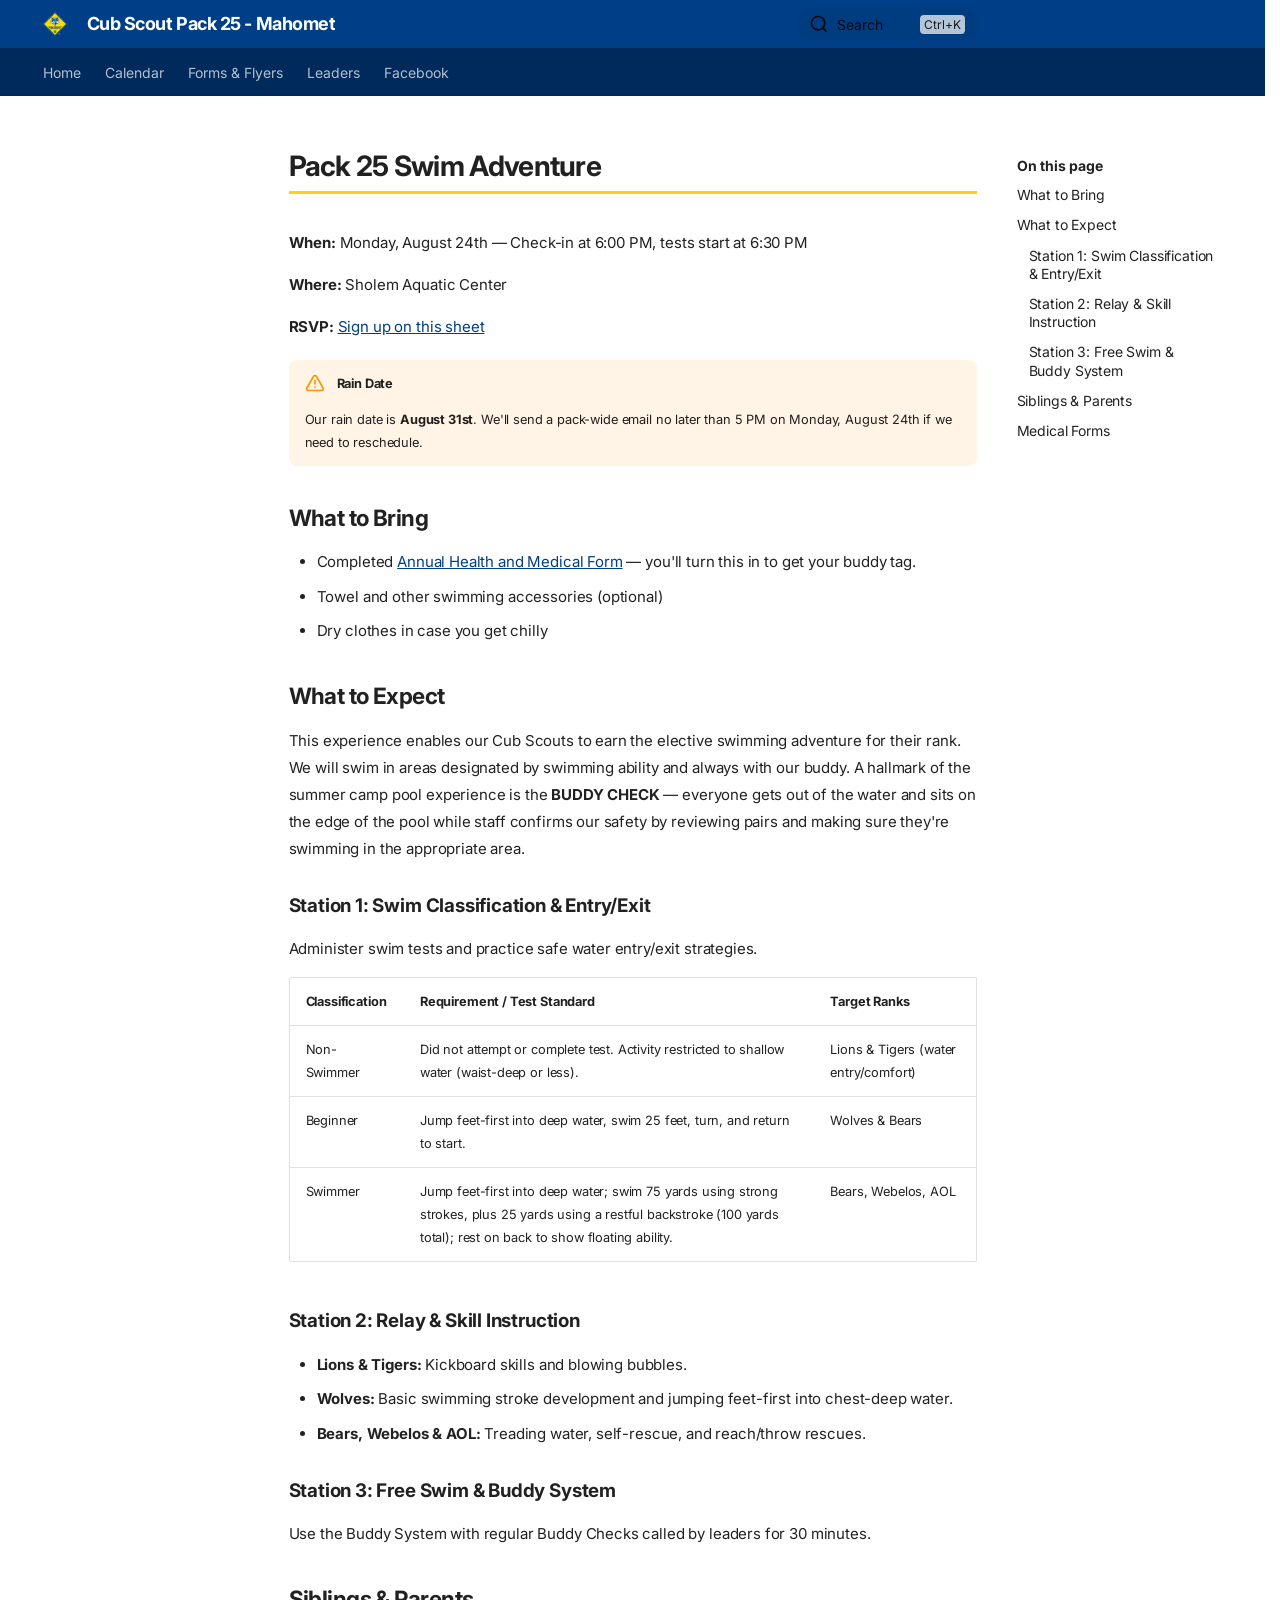
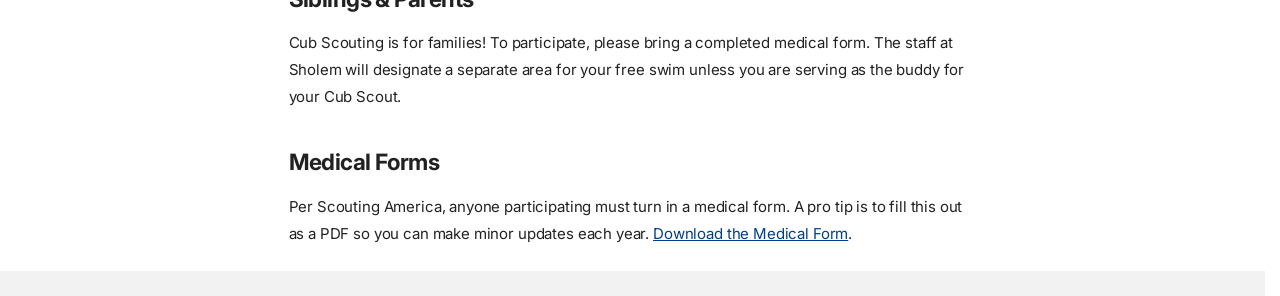
<file: swim-adventure-2026/index.html>
<!doctype html>
<html lang="en" class="no-js">
  <head>
    
      <meta charset="utf-8">
      <meta name="viewport" content="width=device-width,initial-scale=1">
      
        <meta name="description" content="Official website for Cub Scout Pack 25, Mahomet">
      
      
      
        <link rel="canonical" href="https://www.pack25mahomet.com/swim-adventure-2026/">
      
      
      
      
        
      
      
      <link rel="icon" href="../assets/favicon.png">
      <meta name="generator" content="zensical-0.0.56">
    
    
      
        <title>Pack 25 Swim Adventure - Cub Scout Pack 25 - Mahomet</title>
      
    
    
      
        
      
      <link rel="stylesheet" href="../assets/stylesheets/modern/main.20815dad.min.css">
      
        
          
        
        <link rel="stylesheet" href="../assets/stylesheets/modern/palette.dfe2e883.min.css">
      
      


    
    
      
    
    
      
        
        
        <link rel="preconnect" href="https://fonts.gstatic.com" crossorigin>
        <link rel="stylesheet" href="https://fonts.googleapis.com/css?family=Inter:300,300i,400,400i,500,500i,700,700i%7CJetBrains+Mono:400,400i,700,700i&amp;display=fallback">
        <style>:root{--md-text-font:"Inter";--md-code-font:"JetBrains Mono"}</style>
      
    
    
      <link rel="stylesheet" href="../stylesheets/custom.css">
    
    <script>__md_scope=new URL("..",location),__md_scope.pathname.endsWith("/")||(__md_scope=new URL(__md_scope.pathname+"/",location)),__md_hash=e=>[...e].reduce(((e,t)=>(e<<5)-e+t.charCodeAt(0)),0),__md_get=(e,t=localStorage,_=__md_scope)=>JSON.parse(t.getItem(_.pathname+"."+e)),__md_set=(e,t,_=localStorage,a=__md_scope)=>{try{_.setItem(a.pathname+"."+e,JSON.stringify(t))}catch(e){}},document.documentElement.setAttribute("data-platform",navigator.platform)</script>
    
      

    
    
  </head>
  
  
    
    
      
    
    
    
    
    <body dir="ltr" data-md-color-scheme="default" data-md-color-primary="indigo" data-md-color-accent="indigo">
  
    
    <input class="md-toggle" data-md-toggle="drawer" type="checkbox" id="__drawer" autocomplete="off">
    <input class="md-toggle" data-md-toggle="search" type="checkbox" id="__search" autocomplete="off">
    <label class="md-overlay" for="__drawer" aria-label="Navigation"></label>
    <div data-md-component="skip">
      
        
        <a href="#pack-25-swim-adventure" class="md-skip">
          Skip to content
        </a>
      
    </div>
    <div data-md-component="announce">
      
    </div>
    
    
      

<header class="md-header" data-md-component="header">
  <nav class="md-header__inner md-grid" aria-label="Header">
    <a href="./.." title="Cub Scout Pack 25 - Mahomet" class="md-header__button md-logo" aria-label="Cub Scout Pack 25 - Mahomet" data-md-component="logo">
      
  <img src="../assets/cub-scouts-logo.png" alt="Cub Scout Pack 25 - Mahomet">

    </a>
    <label class="md-header__button md-icon" for="__drawer" aria-label="Navigation">
      
      <svg xmlns="http://www.w3.org/2000/svg" fill="none" stroke="currentColor" stroke-linecap="round" stroke-linejoin="round" stroke-width="2" class="lucide lucide-menu" viewBox="0 0 24 24"><path d="M4 5h16M4 12h16M4 19h16"/></svg>
    </label>
    <div class="md-header__title" data-md-component="header-title">
      <div class="md-header__ellipsis">
        <div class="md-header__topic">
          <span class="md-ellipsis">
            Cub Scout Pack 25 - Mahomet
          </span>
        </div>
        <div class="md-header__topic" data-md-component="header-topic">
          <span class="md-ellipsis">
            
              Pack 25 Swim Adventure
            
          </span>
        </div>
      </div>
    </div>
    
      
        <form class="md-header__option" data-md-component="palette">
  
    
    
    
    <input class="md-option" data-md-color-media="none" data-md-color-scheme="default" data-md-color-primary="indigo" data-md-color-accent="indigo"  aria-hidden="true"  type="radio" name="__palette" id="__palette_0">
    
  
</form>
      
    
    
      <script>var palette=__md_get("__palette");if(palette&&palette.color){if("(prefers-color-scheme)"===palette.color.media){var media=matchMedia("(prefers-color-scheme: light)"),input=document.querySelector(media.matches?"[data-md-color-media='(prefers-color-scheme: light)']":"[data-md-color-media='(prefers-color-scheme: dark)']");palette.color.media=input.getAttribute("data-md-color-media"),palette.color.scheme=input.getAttribute("data-md-color-scheme"),palette.color.primary=input.getAttribute("data-md-color-primary"),palette.color.accent=input.getAttribute("data-md-color-accent")}for(var[key,value]of Object.entries(palette.color))document.body.setAttribute("data-md-color-"+key,value)}</script>
    
    
    
      
      
        <label class="md-header__button md-icon" for="__search" aria-label="Search">
          
          <svg xmlns="http://www.w3.org/2000/svg" fill="none" stroke="currentColor" stroke-linecap="round" stroke-linejoin="round" stroke-width="2" class="lucide lucide-search" viewBox="0 0 24 24"><path d="m21 21-4.34-4.34"/><circle cx="11" cy="11" r="8"/></svg>
        </label>
        <div class="md-search" data-md-component="search" role="dialog" aria-label="Search">
  <button type="button" class="md-search__button">
    Search
  </button>
</div>
      
    
    <div class="md-header__source">
      
    </div>
  </nav>
  
</header>
    
    <div class="md-container" data-md-component="container">
      
      
        
          
            
<nav class="md-tabs" aria-label="Tabs" data-md-component="tabs">
  <div class="md-grid">
    <ul class="md-tabs__list">
      
        
  
  
  
  
    <li class="md-tabs__item">
      <a href="./.." class="md-tabs__link">
        
  
  Home

      </a>
    </li>
  

      
        
  
  
  
  
    <li class="md-tabs__item">
      <a href="https://docs.google.com/document/d/1j6GQlqhVlV4vXsdT0PjQYu6UFg10sqST7merEAVw3II" class="md-tabs__link">
        
  
  Calendar

      </a>
    </li>
  

      
        
  
  
  
  
    <li class="md-tabs__item">
      <a href="../forms/" class="md-tabs__link">
        
  
  Forms & Flyers

      </a>
    </li>
  

      
        
  
  
  
  
    <li class="md-tabs__item">
      <a href="../leaders/" class="md-tabs__link">
        
  
  Leaders

      </a>
    </li>
  

      
        
  
  
  
  
    <li class="md-tabs__item">
      <a href="https://www.facebook.com/MahometCubScoutPack25" class="md-tabs__link">
        
  
  Facebook

      </a>
    </li>
  

      
    </ul>
  </div>
</nav>
          
        
      
      <main class="md-main" data-md-component="main">
        <div class="md-main__inner md-grid">
          
            
              
              <div class="md-sidebar md-sidebar--primary" data-md-component="sidebar" data-md-type="navigation" >
                <div class="md-sidebar__scrollwrap">
                  <div class="md-sidebar__inner">
                    


  


<nav class="md-nav md-nav--primary md-nav--lifted" aria-label="Navigation" data-md-level="0">
  <label class="md-nav__title" for="__drawer">
    <a href="./.." title="Cub Scout Pack 25 - Mahomet" class="md-nav__button md-logo" aria-label="Cub Scout Pack 25 - Mahomet" data-md-component="logo">
      
  <img src="../assets/cub-scouts-logo.png" alt="Cub Scout Pack 25 - Mahomet">

    </a>
    Cub Scout Pack 25 - Mahomet
  </label>
  
  <ul class="md-nav__list" data-md-scrollfix>
    
      
      
  
  
  
  
    <li class="md-nav__item">
      <a href="./.." class="md-nav__link">
        
  
  
  <span class="md-ellipsis">
    
  
  Home

    
  </span>
  
  

      </a>
    </li>
  

    
      
      
  
  
  
  
    <li class="md-nav__item">
      <a href="https://docs.google.com/document/d/1j6GQlqhVlV4vXsdT0PjQYu6UFg10sqST7merEAVw3II" class="md-nav__link">
        
  
  
  <span class="md-ellipsis">
    
  
  Calendar

    
  </span>
  
  

      </a>
    </li>
  

    
      
      
  
  
  
  
    <li class="md-nav__item">
      <a href="../forms/" class="md-nav__link">
        
  
  
  <span class="md-ellipsis">
    
  
  Forms & Flyers

    
  </span>
  
  

      </a>
    </li>
  

    
      
      
  
  
  
  
    <li class="md-nav__item">
      <a href="../leaders/" class="md-nav__link">
        
  
  
  <span class="md-ellipsis">
    
  
  Leaders

    
  </span>
  
  

      </a>
    </li>
  

    
      
      
  
  
  
  
    <li class="md-nav__item">
      <a href="https://www.facebook.com/MahometCubScoutPack25" class="md-nav__link">
        
  
  
  <span class="md-ellipsis">
    
  
  Facebook

    
  </span>
  
  

      </a>
    </li>
  

    
  </ul>
</nav>
                  </div>
                </div>
              </div>
            
            
              
              <div class="md-sidebar md-sidebar--secondary" data-md-component="sidebar" data-md-type="toc" >
                <div class="md-sidebar__scrollwrap">
                  
                    
                    
                    
                      
                    
                    
                      <input class="md-nav__toggle md-toggle" type="checkbox" id="__toc">
                      <div class="md-sidebar-button__wrapper">
                        <label class="md-sidebar-button" for="__toc"></label>
                      </div>
                    
                  
                  <div class="md-sidebar__inner">
                    


<nav class="md-nav md-nav--secondary" aria-label="On this page">
  
  
  
    
  
  
    <label class="md-nav__title" for="__toc">
      <span class="md-nav__icon md-icon"></span>
      On this page
    </label>
    <ul class="md-nav__list" data-md-component="toc" data-md-scrollfix>
      
        <li class="md-nav__item">
  <a href="#what-to-bring" class="md-nav__link">
    <span class="md-ellipsis">
      <span class="md-typeset">
        What to Bring
      </span>
    </span>
  </a>
  
</li>
      
        <li class="md-nav__item">
  <a href="#what-to-expect" class="md-nav__link">
    <span class="md-ellipsis">
      <span class="md-typeset">
        What to Expect
      </span>
    </span>
  </a>
  
    <nav class="md-nav" aria-label="What to Expect">
      <ul class="md-nav__list">
        
          <li class="md-nav__item">
  <a href="#station-1-swim-classification-entryexit" class="md-nav__link">
    <span class="md-ellipsis">
      <span class="md-typeset">
        Station 1: Swim Classification &amp; Entry/Exit
      </span>
    </span>
  </a>
  
</li>
        
          <li class="md-nav__item">
  <a href="#station-2-relay-skill-instruction" class="md-nav__link">
    <span class="md-ellipsis">
      <span class="md-typeset">
        Station 2: Relay &amp; Skill Instruction
      </span>
    </span>
  </a>
  
</li>
        
          <li class="md-nav__item">
  <a href="#station-3-free-swim-buddy-system" class="md-nav__link">
    <span class="md-ellipsis">
      <span class="md-typeset">
        Station 3: Free Swim &amp; Buddy System
      </span>
    </span>
  </a>
  
</li>
        
      </ul>
    </nav>
  
</li>
      
        <li class="md-nav__item">
  <a href="#siblings-parents" class="md-nav__link">
    <span class="md-ellipsis">
      <span class="md-typeset">
        Siblings &amp; Parents
      </span>
    </span>
  </a>
  
</li>
      
        <li class="md-nav__item">
  <a href="#medical-forms" class="md-nav__link">
    <span class="md-ellipsis">
      <span class="md-typeset">
        Medical Forms
      </span>
    </span>
  </a>
  
</li>
      
    </ul>
  
</nav>
                  </div>
                </div>
              </div>
            
          
          
            <div class="md-content" data-md-component="content">
              
              <article class="md-content__inner md-typeset">
                
                  

<h1 id="pack-25-swim-adventure">Pack 25 Swim Adventure<a class="headerlink" href="#pack-25-swim-adventure" title="Permanent link">&para;</a></h1>
<p><strong>When:</strong> Monday, August 24th — Check-in at 6:00 PM, tests start at 6:30 PM</p>
<p><strong>Where:</strong> Sholem Aquatic Center</p>
<p><strong>RSVP:</strong> <a href="https://docs.google.com/spreadsheets/d/1-k2lJK7PsCRAYx4r8HxqEXuHnFVSnk1xyiUcjovojGU/edit?usp=sharing">Sign up on this sheet</a></p>
<div class="admonition warning">
<p class="admonition-title">Rain Date</p>
<p>Our rain date is <strong>August 31st</strong>. We'll send a pack-wide email no later than 5 PM on Monday, August 24th if we need to reschedule.</p>
</div>
<h2 id="what-to-bring">What to Bring<a class="headerlink" href="#what-to-bring" title="Permanent link">&para;</a></h2>
<ul>
<li>Completed <a href="https://filestore.scouting.org/filestore/HealthSafety/pdf/680-001_AB.pdf">Annual Health and Medical Form</a> — you'll turn this in to get your buddy tag.</li>
<li>Towel and other swimming accessories (optional)</li>
<li>Dry clothes in case you get chilly</li>
</ul>
<h2 id="what-to-expect">What to Expect<a class="headerlink" href="#what-to-expect" title="Permanent link">&para;</a></h2>
<p>This experience enables our Cub Scouts to earn the elective swimming adventure for their rank. We will swim in areas designated by swimming ability and always with our buddy. A hallmark of the summer camp pool experience is the <strong>BUDDY CHECK</strong> — everyone gets out of the water and sits on the edge of the pool while staff confirms our safety by reviewing pairs and making sure they're swimming in the appropriate area.</p>
<h3 id="station-1-swim-classification-entryexit">Station 1: Swim Classification &amp; Entry/Exit<a class="headerlink" href="#station-1-swim-classification-entryexit" title="Permanent link">&para;</a></h3>
<p>Administer swim tests and practice safe water entry/exit strategies.</p>
<table>
<thead>
<tr>
<th>Classification</th>
<th>Requirement / Test Standard</th>
<th>Target Ranks</th>
</tr>
</thead>
<tbody>
<tr>
<td>Non-Swimmer</td>
<td>Did not attempt or complete test. Activity restricted to shallow water (waist-deep or less).</td>
<td>Lions &amp; Tigers (water entry/comfort)</td>
</tr>
<tr>
<td>Beginner</td>
<td>Jump feet-first into deep water, swim 25 feet, turn, and return to start.</td>
<td>Wolves &amp; Bears</td>
</tr>
<tr>
<td>Swimmer</td>
<td>Jump feet-first into deep water; swim 75 yards using strong strokes, plus 25 yards using a restful backstroke (100 yards total); rest on back to show floating ability.</td>
<td>Bears, Webelos, AOL</td>
</tr>
</tbody>
</table>
<h3 id="station-2-relay-skill-instruction">Station 2: Relay &amp; Skill Instruction<a class="headerlink" href="#station-2-relay-skill-instruction" title="Permanent link">&para;</a></h3>
<ul>
<li><strong>Lions &amp; Tigers:</strong> Kickboard skills and blowing bubbles.</li>
<li><strong>Wolves:</strong> Basic swimming stroke development and jumping feet-first into chest-deep water.</li>
<li><strong>Bears, Webelos &amp; AOL:</strong> Treading water, self-rescue, and reach/throw rescues.</li>
</ul>
<h3 id="station-3-free-swim-buddy-system">Station 3: Free Swim &amp; Buddy System<a class="headerlink" href="#station-3-free-swim-buddy-system" title="Permanent link">&para;</a></h3>
<p>Use the Buddy System with regular Buddy Checks called by leaders for 30 minutes.</p>
<h2 id="siblings-parents">Siblings &amp; Parents<a class="headerlink" href="#siblings-parents" title="Permanent link">&para;</a></h2>
<p>Cub Scouting is for families! To participate, please bring a completed medical form. The staff at Sholem will designate a separate area for your free swim unless you are serving as the buddy for your Cub Scout.</p>
<h2 id="medical-forms">Medical Forms<a class="headerlink" href="#medical-forms" title="Permanent link">&para;</a></h2>
<p>Per Scouting America, anyone participating must turn in a medical form. A pro tip is to fill this out as a PDF so you can make minor updates each year. <a href="https://filestore.scouting.org/filestore/HealthSafety/pdf/680-001_AB.pdf">Download the Medical Form</a>.</p>














                
              </article>
            </div>
          
          
<script>var target=document.getElementById(location.hash.slice(1));target&&target.name&&(target.checked=target.name.startsWith("__tabbed_"))</script>
        </div>
        
          <button type="button" class="md-top md-icon" data-md-component="top" hidden>
  
  <svg xmlns="http://www.w3.org/2000/svg" fill="none" stroke="currentColor" stroke-linecap="round" stroke-linejoin="round" stroke-width="2" class="lucide lucide-circle-arrow-up" viewBox="0 0 24 24"><circle cx="12" cy="12" r="10"/><path d="m16 12-4-4-4 4M12 16V8"/></svg>
  Back to top
</button>
        
      </main>
      
        <footer class="md-footer">
  
  <div class="md-footer-meta md-typeset">
    <div class="md-footer-meta__inner md-grid">
      <div class="md-copyright">
  
  
</div>
      
    </div>
  </div>
</footer>
      
    </div>
    <div class="md-dialog" data-md-component="dialog">
      <div class="md-dialog__inner md-typeset"></div>
    </div>
    
    
    
      
      
      <script id="__config" type="application/json">{"annotate":null,"base":"..","features":["navigation.tabs","navigation.top","search.suggest"],"search":"../assets/javascripts/workers/search.7d14d953.min.js","tags":null,"translations":{"clipboard.copied":"Copied to clipboard","clipboard.copy":"Copy to clipboard","search.result.more.one":"1 more on this page","search.result.more.other":"# more on this page","search.result.none":"No matching documents","search.result.one":"1 matching document","search.result.other":"# matching documents","search.result.placeholder":"Type to start searching","search.result.term.missing":"Missing","select.version":"Select version"},"version":null}</script>
    
    
      <script src="../assets/javascripts/bundle.e886cdf1.min.js"></script>
      
        <script src="../javascripts/external-links.js"></script>
      
    
  </body>
</html>
</file>
<file: stylesheets/custom.css>
/* Pack 25 theming, loosely based on Scouting America's published brand
   colors (Scouting America Brand Guidelines, Rev. May 2024). We are a
   unit, not the national organization, so we use their color palette as
   a respectful nod -- not their logo/emblem, and nothing here claims to
   be an official BSA/Scouting America site. */

:root,
[data-md-color-scheme="default"] {
  /* Cub Scouts Blue -- primary brand color */
  --md-primary-fg-color:        #003F87;
  --md-primary-fg-color--light: #3D6BA8;
  --md-primary-fg-color--dark:  #002A5C;

  /* Scouting America Red -- used for links/interactive accents.
     (Cub Scout Gold/Yellow #FCD116 is too light for text contrast on
     white, so it's reserved for decorative use only -- see below.) */
  --md-accent-fg-color: #CE1126;
}

/* Cub Scout Gold, used sparingly as a decorative underline rather than
   as text color, to keep the classic "Blue and Gold" pack identity
   without accessibility problems. */
.md-typeset h1 {
  border-bottom: 3px solid #FCD116;
  padding-bottom: 0.3rem;
}

/* Solid blue header bar -- the classic "Scouting" look, rather than the
   default translucent/white header this theme ships with. */
.md-header {
  background-color: var(--md-primary-fg-color);
  color: #fff;
}

/* Tabs bar (Home / About Us / Calendar / ...): a slightly darker blue so
   it reads as a distinct band under the header, with a gold underline
   on the active tab to match the Blue and Gold pack identity. */
.md-tabs {
  background-color: var(--md-primary-fg-color--dark);
  color: #fff;
}

.md-tabs__item--active {
  border-bottom-color: #FCD116 !important;
}
</file>
<file: assets/stylesheets/modern/main.20815dad.min.css>
@charset "UTF-8";html{-webkit-text-size-adjust:none;-moz-text-size-adjust:none;text-size-adjust:none;box-sizing:border-box}*,:after,:before{box-sizing:inherit}@media (prefers-reduced-motion){*,:after,:before{transition:none!important}}body{margin:0}a,button,input,label{-webkit-tap-highlight-color:transparent}a{color:inherit;text-decoration:none}hr{border:0;box-sizing:initial;display:block;height:.05rem;overflow:visible;padding:0}small{font-size:80%}sub,sup{line-height:1em}img{border-style:none}table{border-collapse:initial;border-spacing:0}td,th{font-weight:400;vertical-align:top}button{background:#0000;border:0;font-family:inherit;font-size:inherit;margin:0;padding:0}input{border:0;outline:none}:root{--md-primary-fg-color:#4051b5;--md-primary-fg-color--light:#5d6cc0;--md-primary-fg-color--dark:#303fa1;--md-primary-bg-color:#fff;--md-primary-bg-color--light:#ffffffb3;--md-accent-fg-color:#526cfe;--md-accent-fg-color--transparent:#526cfe1a;--md-accent-bg-color:#fff;--md-accent-bg-color--light:#ffffffb3}[data-md-color-scheme=default]{color-scheme:light}[data-md-color-scheme=default] img[src$="#gh-dark-mode-only"],[data-md-color-scheme=default] img[src$="#only-dark"]{display:none}:root,[data-md-color-scheme=default]{--md-hue:225deg;--md-default-fg-color:#000000de;--md-default-fg-color--light:#0000008c;--md-default-fg-color--lighter:#00000052;--md-default-fg-color--lightest:#0000000d;--md-default-bg-color:#fff;--md-default-bg-color--light:#ffffffb3;--md-default-bg-color--lighter:#ffffff4d;--md-default-bg-color--lightest:#ffffff1f;--md-code-fg-color:#36464e;--md-code-bg-color:#f5f5f5;--md-code-bg-color--light:#f5f5f5b3;--md-code-bg-color--lighter:#f5f5f54d;--md-code-hl-color:#4287ff;--md-code-hl-color--light:#4287ff1a;--md-code-hl-number-color:#d52a2a;--md-code-hl-special-color:#db1457;--md-code-hl-function-color:#a846b9;--md-code-hl-constant-color:#6e59d9;--md-code-hl-keyword-color:#3f6ec6;--md-code-hl-string-color:#1c7d4d;--md-code-hl-name-color:var(--md-code-fg-color);--md-code-hl-operator-color:var(--md-default-fg-color--light);--md-code-hl-punctuation-color:var(--md-default-fg-color--light);--md-code-hl-comment-color:var(--md-default-fg-color--light);--md-code-hl-generic-color:var(--md-default-fg-color--light);--md-code-hl-variable-color:var(--md-default-fg-color--light);--md-typeset-color:var(--md-default-fg-color);--md-typeset-a-color:var(--md-primary-fg-color);--md-typeset-del-color:#f5503d26;--md-typeset-ins-color:#0bd57026;--md-typeset-kbd-color:#fafafa;--md-typeset-kbd-accent-color:#fff;--md-typeset-kbd-border-color:#b8b8b8;--md-typeset-mark-color:#ffff0080;--md-typeset-table-color:#0000001f;--md-typeset-table-color--light:rgba(0,0,0,.035);--md-admonition-fg-color:var(--md-default-fg-color);--md-admonition-bg-color:var(--md-default-bg-color);--md-warning-fg-color:#000000de;--md-warning-bg-color:#ff9;--md-shadow-z1:0 0.2rem 0.5rem #0000000d,0 0 0.05rem #0000001a;--md-shadow-z2:0 0.2rem 0.5rem #0000001a,0 0 0.05rem #00000040;--md-shadow-z3:0 0.2rem 0.5rem #0003,0 0 0.05rem #00000059;--color-foreground:0 0 0;--color-background:255 255 255;--color-background-subtle:240 240 240;--color-backdrop:255 255 255}.md-icon svg{fill:currentcolor;display:block;height:1.2rem;width:1.2rem}.md-icon svg.lucide{fill:#0000;stroke:currentcolor}body{-webkit-font-smoothing:antialiased;-moz-osx-font-smoothing:grayscale;--md-text-font-family:var(--md-text-font,_),-apple-system,BlinkMacSystemFont,Helvetica,Arial,sans-serif;--md-code-font-family:var(--md-code-font,_),SFMono-Regular,Consolas,Menlo,monospace}aside,body,input{font-feature-settings:"kern","liga";color:var(--md-typeset-color);font-family:var(--md-text-font-family)}code,kbd,pre{font-feature-settings:"kern";font-family:var(--md-code-font-family)}:root{--md-typeset-table-sort-icon:url('data:image/svg+xml;charset=utf-8,<svg xmlns="http://www.w3.org/2000/svg" fill="none" stroke="currentColor" stroke-linecap="round" stroke-linejoin="round" stroke-width="2" class="lucide lucide-arrow-down-up" viewBox="0 0 24 24"><path d="m3 16 4 4 4-4m-4 4V4m14 4-4-4-4 4m4-4v16"/></svg>');--md-typeset-table-sort-icon--asc:url('data:image/svg+xml;charset=utf-8,<svg xmlns="http://www.w3.org/2000/svg" fill="none" stroke="currentColor" stroke-linecap="round" stroke-linejoin="round" stroke-width="2" class="lucide lucide-arrow-down-narrow-wide" viewBox="0 0 24 24"><path d="m3 16 4 4 4-4m-4 4V4m4 0h4m-4 4h7m-7 4h10"/></svg>');--md-typeset-table-sort-icon--desc:url('data:image/svg+xml;charset=utf-8,<svg xmlns="http://www.w3.org/2000/svg" fill="none" stroke="currentColor" stroke-linecap="round" stroke-linejoin="round" stroke-width="2" class="lucide lucide-arrow-up-narrow-wide" viewBox="0 0 24 24"><path d="m3 8 4-4 4 4M7 4v16m4-8h4m-4 4h7m-7 4h10"/></svg>');--md-typeset-preview-icon:url('data:image/svg+xml;charset=utf-8,<svg xmlns="http://www.w3.org/2000/svg" fill="none" stroke="currentColor" stroke-linecap="round" stroke-linejoin="round" stroke-width="2" class="lucide lucide-mouse-pointer-2" viewBox="0 0 24 24"><path d="M4.037 4.688a.495.495 0 0 1 .651-.651l16 6.5a.5.5 0 0 1-.063.947l-6.124 1.58a2 2 0 0 0-1.438 1.435l-1.579 6.126a.5.5 0 0 1-.947.063z"/></svg>')}.md-typeset{-webkit-print-color-adjust:exact;color-adjust:exact;font-size:.75rem;letter-spacing:-.01em;line-height:1.8;overflow-wrap:break-word}@media print{.md-typeset{font-size:.68rem}}.md-typeset blockquote,.md-typeset dl,.md-typeset figure,.md-typeset ol,.md-typeset pre,.md-typeset ul{margin-bottom:1em;margin-top:1em}.md-typeset h1{color:var(--md-default-fg-color);font-size:1.875em;line-height:1.3;margin:0 0 1.25em}.md-typeset h1,.md-typeset h2{font-weight:700;letter-spacing:-.025em}.md-typeset h2{font-size:1.5em;line-height:1.4;margin:1.6em 0 .64em}.md-typeset h3{font-size:1.25em;font-weight:700;letter-spacing:-.01em;line-height:1.5;margin:1.6em 0 .8em}.md-typeset h2+h3{margin-top:.8em}.md-typeset h4{font-weight:700;letter-spacing:-.01em;margin:1em 0}.md-typeset h5,.md-typeset h6{color:var(--md-default-fg-color--light);font-size:.8em;font-weight:700;letter-spacing:-.01em;margin:1.25em 0}.md-typeset h5{text-transform:uppercase}.md-typeset h5 code{text-transform:none}.md-typeset hr{border-bottom:.05rem solid var(--md-default-fg-color--lightest);display:flow-root;margin:1.5em 0}.md-typeset a{color:var(--md-typeset-a-color);text-decoration:underline;word-break:break-word}.md-typeset a,.md-typeset a:before{transition:color 125ms}.md-typeset a:focus,.md-typeset a:hover{color:var(--md-accent-fg-color)}.md-typeset a:focus code,.md-typeset a:hover code{background-color:var(--md-accent-fg-color--transparent);color:var(--md-accent-fg-color)}.md-typeset a code{color:var(--md-typeset-a-color)}.md-typeset a.focus-visible{outline-color:var(--md-accent-fg-color);outline-offset:.2rem}.md-typeset code,.md-typeset kbd,.md-typeset pre{color:var(--md-code-fg-color);direction:ltr;font-variant-ligatures:none;transition:background-color 125ms}@media print{.md-typeset code,.md-typeset kbd,.md-typeset pre{white-space:pre-wrap}}.md-typeset code{background-color:var(--md-code-bg-color);border-radius:.2rem;-webkit-box-decoration-break:clone;box-decoration-break:clone;font-size:.8533333333em;padding:.2em .4em;transition:color 125ms,background-color 125ms;word-break:break-word}.md-typeset code:not(.focus-visible){-webkit-tap-highlight-color:transparent;outline:none}.md-typeset pre{display:flow-root;line-height:1.5;position:relative}.md-typeset pre>code{border-radius:.4rem;-webkit-box-decoration-break:slice;box-decoration-break:slice;box-shadow:none;display:block;margin:0;outline-color:var(--md-accent-fg-color);overflow:auto;padding:.8203125em 1.25em;scrollbar-color:var(--md-default-fg-color--lighter) #0000;scrollbar-width:thin;touch-action:auto;word-break:normal}.md-typeset pre>code:hover{scrollbar-color:var(--md-accent-fg-color) #0000}.md-typeset pre>code::-webkit-scrollbar{height:.2rem;width:.2rem}.md-typeset pre>code::-webkit-scrollbar-thumb{background-color:var(--md-default-fg-color--lighter)}.md-typeset pre>code::-webkit-scrollbar-thumb:hover{background-color:var(--md-accent-fg-color)}.md-typeset kbd{background-color:var(--md-default-bg-color);border-radius:.2rem;box-shadow:0 0 0 .05rem var(--md-typeset-kbd-border-color),0 .15rem 0 var(--md-typeset-kbd-border-color);color:var(--md-default-fg-color);display:inline-block;font-size:.75em;padding:0 .6666666667em;vertical-align:text-top;word-break:break-word}.md-typeset mark{background-color:var(--md-typeset-mark-color);-webkit-box-decoration-break:clone;box-decoration-break:clone;color:inherit;word-break:break-word}.md-typeset abbr{border-bottom:.05rem dotted var(--md-default-fg-color--light);cursor:help;text-decoration:none}.md-typeset [data-preview]{position:relative}[dir=ltr] .md-typeset [data-preview]:after{margin-left:.125em}[dir=rtl] .md-typeset [data-preview]:after{margin-right:.125em}.md-typeset [data-preview]:after{background-color:currentcolor;content:"";display:inline-block;height:.8em;-webkit-mask-image:var(--md-typeset-preview-icon);mask-image:var(--md-typeset-preview-icon);-webkit-mask-repeat:no-repeat;mask-repeat:no-repeat;-webkit-mask-size:contain;mask-size:contain;transition:background-color 125ms;vertical-align:text-top;width:.8em}.md-typeset small{opacity:.75}[dir=ltr] .md-typeset sub,[dir=ltr] .md-typeset sup{margin-left:.078125em}[dir=rtl] .md-typeset sub,[dir=rtl] .md-typeset sup{margin-right:.078125em}[dir=ltr] .md-typeset blockquote{padding-left:.6rem}[dir=rtl] .md-typeset blockquote{padding-right:.6rem}[dir=ltr] .md-typeset blockquote{border-left:.2rem solid var(--md-default-fg-color--lighter)}[dir=rtl] .md-typeset blockquote{border-right:.2rem solid var(--md-default-fg-color--lighter)}.md-typeset blockquote{color:var(--md-default-fg-color--light);margin-left:0;margin-right:0}.md-typeset ul{list-style-type:disc}.md-typeset ul[type]{list-style-type:revert-layer}[dir=ltr] .md-typeset ol,[dir=ltr] .md-typeset ul{margin-left:.625em}[dir=rtl] .md-typeset ol,[dir=rtl] .md-typeset ul{margin-right:.625em}.md-typeset ol,.md-typeset ul{padding:0}.md-typeset ol:not([hidden]),.md-typeset ul:not([hidden]){display:flow-root}.md-typeset ol ol,.md-typeset ul ol{list-style-type:lower-alpha}.md-typeset ol ol ol,.md-typeset ul ol ol{list-style-type:lower-roman}.md-typeset ol ol ol ol,.md-typeset ul ol ol ol{list-style-type:upper-alpha}.md-typeset ol ol ol ol ol,.md-typeset ul ol ol ol ol{list-style-type:upper-roman}.md-typeset ol[type],.md-typeset ul[type]{list-style-type:revert-layer}[dir=ltr] .md-typeset ol li,[dir=ltr] .md-typeset ul li{margin-left:1.25em}[dir=rtl] .md-typeset ol li,[dir=rtl] .md-typeset ul li{margin-right:1.25em}.md-typeset ol li,.md-typeset ul li{margin-bottom:.5em}.md-typeset ol li blockquote,.md-typeset ol li p,.md-typeset ul li blockquote,.md-typeset ul li p{margin:.5em 0}.md-typeset ol li:last-child,.md-typeset ul li:last-child{margin-bottom:0}[dir=ltr] .md-typeset ol li ol,[dir=ltr] .md-typeset ol li ul,[dir=ltr] .md-typeset ul li ol,[dir=ltr] .md-typeset ul li ul{margin-left:.625em}[dir=rtl] .md-typeset ol li ol,[dir=rtl] .md-typeset ol li ul,[dir=rtl] .md-typeset ul li ol,[dir=rtl] .md-typeset ul li ul{margin-right:.625em}.md-typeset ol li ol,.md-typeset ol li ul,.md-typeset ul li ol,.md-typeset ul li ul{margin-bottom:.5em;margin-top:.5em}[dir=ltr] .md-typeset dd{margin-left:1.875em}[dir=rtl] .md-typeset dd{margin-right:1.875em}.md-typeset dd{margin-bottom:1.5em;margin-top:1em}.md-typeset img,.md-typeset svg,.md-typeset video{height:auto;max-width:100%}.md-typeset img[align=left]{margin:1em 1em 1em 0}.md-typeset img[align=right]{margin:1em 0 1em 1em}.md-typeset img[align]:only-child{margin-top:0}.md-typeset figure{display:flow-root;margin:1em auto;max-width:100%;text-align:center;width:fit-content}.md-typeset figure img{display:block;margin:0 auto}.md-typeset figcaption{font-style:italic;margin:1em auto;max-width:24rem}.md-typeset iframe{max-width:100%}.md-typeset table:not([class]){background-color:var(--md-default-bg-color);border:.05rem solid var(--md-typeset-table-color);border-radius:.1rem;display:inline-block;font-size:.64rem;max-width:100%;overflow:auto;touch-action:auto}@media print{.md-typeset table:not([class]){display:table}}.md-typeset table:not([class])+*{margin-top:1.5em}.md-typeset table:not([class]) td>:first-child,.md-typeset table:not([class]) th>:first-child{margin-top:0}.md-typeset table:not([class]) td>:last-child,.md-typeset table:not([class]) th>:last-child{margin-bottom:0}.md-typeset table:not([class]) td:not([align]),.md-typeset table:not([class]) th:not([align]){text-align:left}[dir=rtl] .md-typeset table:not([class]) td:not([align]),[dir=rtl] .md-typeset table:not([class]) th:not([align]){text-align:right}.md-typeset table:not([class]) th{font-weight:700;min-width:5rem;padding:.9375em 1.25em;vertical-align:top}.md-typeset table:not([class]) td{border-top:.05rem solid var(--md-typeset-table-color);padding:.9375em 1.25em;vertical-align:top}.md-typeset table:not([class]) tbody tr{transition:background-color 125ms}.md-typeset table:not([class]) tbody tr:hover{background-color:var(--md-typeset-table-color--light);box-shadow:0 .05rem 0 var(--md-default-bg-color) inset}.md-typeset table:not([class]) a{word-break:normal}.md-typeset table th[role=columnheader]{cursor:pointer}[dir=ltr] .md-typeset table th[role=columnheader]:after{margin-left:.5em}[dir=rtl] .md-typeset table th[role=columnheader]:after{margin-right:.5em}.md-typeset table th[role=columnheader]:after{content:"";display:inline-block;height:1.2em;-webkit-mask-image:var(--md-typeset-table-sort-icon);mask-image:var(--md-typeset-table-sort-icon);-webkit-mask-repeat:no-repeat;mask-repeat:no-repeat;-webkit-mask-size:contain;mask-size:contain;transition:background-color 125ms;vertical-align:text-bottom;width:1.2em}.md-typeset table th[role=columnheader]:hover:after{background-color:var(--md-default-fg-color--lighter)}.md-typeset table th[role=columnheader][aria-sort=ascending]:after{background-color:var(--md-default-fg-color--light);-webkit-mask-image:var(--md-typeset-table-sort-icon--asc);mask-image:var(--md-typeset-table-sort-icon--asc)}.md-typeset table th[role=columnheader][aria-sort=descending]:after{background-color:var(--md-default-fg-color--light);-webkit-mask-image:var(--md-typeset-table-sort-icon--desc);mask-image:var(--md-typeset-table-sort-icon--desc)}.md-typeset__scrollwrap{margin:1em -.8rem;overflow-x:auto;touch-action:auto}.md-typeset__table{display:inline-block;margin-bottom:.5em;padding:0 .8rem}@media print{.md-typeset__table{display:block}}html .md-typeset__table table{display:table;margin:0;overflow:hidden;width:100%}@media screen and (max-width:44.984375em){.md-content__inner>pre{margin:1em -.8rem}.md-content__inner>pre code{border-radius:0}}.md-banner{background-color:var(--md-accent-fg-color--transparent);color:var(--md-default-fg-color);overflow:auto}@media print{.md-banner{display:none}}.md-banner--warning{background-color:var(--md-warning-bg-color);color:var(--md-warning-fg-color)}.md-banner__inner{font-size:.7rem;margin:.6rem auto;padding:0 .8rem}[dir=ltr] .md-banner__button{float:right}[dir=rtl] .md-banner__button{float:left}.md-banner__button{color:inherit;cursor:pointer;transition:opacity .25s}.no-js .md-banner__button{display:none}.md-banner__button:hover{opacity:.7}html{scrollbar-gutter:stable;font-size:125%;height:100%;overflow-x:hidden}@media screen and (min-width:100em){html{font-size:137.5%}}@media screen and (min-width:125em){html{font-size:150%}}body{background-color:var(--md-default-bg-color);display:flex;flex-direction:column;font-size:.5rem;min-height:100%;position:relative;width:100%}@media print{body{display:block}}@media screen and (max-width:59.984375em){body[data-md-scrolllock]{position:fixed}}.md-grid{margin-left:auto;margin-right:auto;max-width:61rem}.md-container{display:flex;flex-direction:column;flex-grow:1}@media print{.md-container{display:block}}.md-main{flex-grow:1}.md-main__inner{display:flex;height:100%;margin-top:1.5rem}.md-ellipsis{overflow:hidden;text-overflow:ellipsis}.md-toggle{display:none}.md-option{height:0;opacity:0;position:absolute;width:0}.md-option:checked+label:not([hidden]){display:block}.md-option.focus-visible+label{outline-color:var(--md-accent-fg-color);outline-style:auto}.md-skip{background-color:var(--md-default-fg-color);border-radius:.1rem;color:var(--md-default-bg-color);font-size:.64rem;margin:.5rem;opacity:0;outline-color:var(--md-accent-fg-color);padding:.3rem .5rem;position:fixed;transform:translateY(.4rem);z-index:-1}.md-skip:focus{opacity:1;transform:translateY(0);transition:transform .25s cubic-bezier(.4,0,.2,1),opacity 175ms 75ms;z-index:10}@page{margin:25mm}:root{--md-clipboard-icon:url('data:image/svg+xml;charset=utf-8,<svg xmlns="http://www.w3.org/2000/svg" fill="none" stroke="currentColor" stroke-linecap="round" stroke-linejoin="round" stroke-width="2" class="lucide lucide-clipboard-copy" viewBox="0 0 24 24"><rect width="8" height="4" x="8" y="2" rx="1" ry="1"/><path d="M8 4H6a2 2 0 0 0-2 2v14a2 2 0 0 0 2 2h12a2 2 0 0 0 2-2v-2M16 4h2a2 2 0 0 1 2 2v4m1 4H11"/><path d="m15 10-4 4 4 4"/></svg>')}.md-clipboard{border-radius:.1rem;color:var(--md-default-fg-color--lightest);cursor:pointer;height:1.5em;outline-color:var(--md-accent-fg-color);outline-offset:.1rem;transition:color .25s;width:1.5em;z-index:1}@media print{.md-clipboard{display:none}}.md-clipboard:not(.focus-visible){-webkit-tap-highlight-color:transparent;outline:none}:hover>.md-clipboard{color:var(--md-default-fg-color--light)}.md-clipboard:focus,.md-clipboard:hover{color:var(--md-accent-fg-color)}.md-clipboard:after{background-color:currentcolor;content:"";display:block;height:1.125em;margin:0 auto;-webkit-mask-image:var(--md-clipboard-icon);mask-image:var(--md-clipboard-icon);-webkit-mask-position:center;mask-position:center;-webkit-mask-repeat:no-repeat;mask-repeat:no-repeat;-webkit-mask-size:contain;mask-size:contain;width:1.125em}.md-clipboard--inline{cursor:pointer}.md-clipboard--inline code{transition:color .25s,background-color .25s}.md-clipboard--inline:focus code,.md-clipboard--inline:hover code{background-color:var(--md-accent-fg-color--transparent);color:var(--md-accent-fg-color)}:root{--md-code-select-icon:url('data:image/svg+xml;charset=utf-8,<svg xmlns="http://www.w3.org/2000/svg" fill="none" stroke="currentColor" stroke-linecap="round" stroke-linejoin="round" stroke-width="2" class="lucide lucide-scan" viewBox="0 0 24 24"><path d="M3 7V5a2 2 0 0 1 2-2h2m10 0h2a2 2 0 0 1 2 2v2m0 10v2a2 2 0 0 1-2 2h-2M7 21H5a2 2 0 0 1-2-2v-2"/></svg>');--md-code-copy-icon:url('data:image/svg+xml;charset=utf-8,<svg xmlns="http://www.w3.org/2000/svg" fill="none" stroke="currentColor" stroke-linecap="round" stroke-linejoin="round" stroke-width="2" class="lucide lucide-clipboard-copy" viewBox="0 0 24 24"><rect width="8" height="4" x="8" y="2" rx="1" ry="1"/><path d="M8 4H6a2 2 0 0 0-2 2v14a2 2 0 0 0 2 2h12a2 2 0 0 0 2-2v-2M16 4h2a2 2 0 0 1 2 2v4m1 4H11"/><path d="m15 10-4 4 4 4"/></svg>')}.md-typeset .md-code__content{display:grid}.md-code__nav{background-color:var(--md-code-bg-color--lighter);border-radius:.1rem;display:flex;gap:.2rem;padding:.2rem;position:absolute;right:.25em;top:.25em;transition:background-color .25s;z-index:1}:hover>.md-code__nav{background-color:var(--md-code-bg-color--light)}.md-code__button{color:var(--md-default-fg-color--lightest);cursor:pointer;display:block;height:1.5em;outline-color:var(--md-accent-fg-color);outline-offset:.1rem;transition:color .25s;width:1.5em}:hover>*>.md-code__button{color:var(--md-default-fg-color--light)}.md-code__button.focus-visible,.md-code__button:hover{color:var(--md-accent-fg-color)}.md-code__button--active{color:var(--md-default-fg-color)!important}.md-code__button:after{background-color:currentcolor;content:"";display:block;height:1.125em;margin:0 auto;-webkit-mask-position:center;mask-position:center;-webkit-mask-repeat:no-repeat;mask-repeat:no-repeat;-webkit-mask-size:contain;mask-size:contain;width:1.125em}.md-code__button[data-md-type=select]:after{-webkit-mask-image:var(--md-code-select-icon);mask-image:var(--md-code-select-icon)}.md-code__button[data-md-type=copy]:after{-webkit-mask-image:var(--md-code-copy-icon);mask-image:var(--md-code-copy-icon)}@keyframes consent{0%{opacity:0;transform:translateY(100%)}to{opacity:1;transform:translateY(0)}}@keyframes overlay{0%{opacity:0}to{opacity:1}}.md-consent__overlay{animation:overlay .35s both;-webkit-backdrop-filter:blur(.2rem);backdrop-filter:blur(.2rem);background-color:var(--md-default-bg-color--light);height:100%;opacity:1;position:fixed;top:0;width:100%;z-index:5}.md-consent__inner{bottom:0;display:flex;justify-content:center;max-height:100%;padding:0;position:fixed;width:100%;z-index:5}.md-consent__form{animation:consent .5s cubic-bezier(.1,.7,.1,1) both;background-color:var(--md-default-bg-color);border:0;border-radius:.8rem;box-shadow:var(--md-shadow-z3);margin:.4rem;overflow:auto;padding-left:1.2rem;padding-right:1.2rem}.md-consent__settings{display:none;margin:1em 0}input:checked+.md-consent__settings{display:block}.md-consent__controls{line-height:1.2;margin-bottom:.8rem}.md-typeset .md-consent__controls .md-button{display:inline}@media screen and (max-width:44.984375em){.md-typeset .md-consent__controls .md-button{display:block;margin-top:.4rem;text-align:center;width:100%}}.md-consent label{cursor:pointer}.md-content{flex-grow:1;min-width:0}.md-content__inner{margin:0 .8rem 1.2rem;padding-top:.7rem}@media screen and (min-width:76.25em){[dir=ltr] .md-sidebar--primary:not([hidden])~.md-content>.md-content__inner{margin-left:1.2rem}[dir=ltr] .md-sidebar--secondary:not([hidden])~.md-content>.md-content__inner,[dir=rtl] .md-sidebar--primary:not([hidden])~.md-content>.md-content__inner{margin-right:1.2rem}[dir=rtl] .md-sidebar--secondary:not([hidden])~.md-content>.md-content__inner{margin-left:1.2rem}}.md-content__inner:before{content:"";display:block;height:.4rem}.md-content__inner>:last-child{margin-bottom:0}[dir=ltr] .md-content__button{float:right}[dir=rtl] .md-content__button{float:left}[dir=ltr] .md-content__button{margin-left:.4rem}[dir=rtl] .md-content__button{margin-right:.4rem}.md-content__button{background-color:var(--md-default-fg-color--lightest);border-radius:.4rem;display:flex;margin-top:.2rem;padding:.3rem}@media print{.md-content__button{display:none}}.md-typeset .md-content__button{color:var(--md-default-fg-color);transition:color .25s,background-color .25s}.md-typeset .md-content__button svg{opacity:.5;transition:opacity .25s}.md-typeset .md-content__button:focus,.md-typeset .md-content__button:hover{background-color:var(--md-accent-fg-color--transparent);color:var(--md-accent-fg-color)}.md-typeset .md-content__button:focus svg,.md-typeset .md-content__button:hover svg{opacity:1}.md-content__button svg{height:.9rem;width:.9rem}[dir=rtl] .md-content__button svg{transform:scaleX(-1)}.md-content__button svg.lucide{fill:#0000;stroke:currentcolor}[dir=ltr] .md-dialog{right:.8rem}[dir=rtl] .md-dialog{left:.8rem}.md-dialog{background-color:var(--md-accent-fg-color);border-radius:1.2rem;bottom:.8rem;box-shadow:var(--md-shadow-z3);min-width:11.1rem;opacity:0;padding:.4rem 1.2rem;pointer-events:none;position:fixed;transform:translateY(100%);transition:transform 0ms .4s,opacity .4s;z-index:4}@media print{.md-dialog{display:none}}.md-dialog--active{opacity:1;pointer-events:auto;transform:translateY(0);transition:transform .4s cubic-bezier(.075,.85,.175,1),opacity .4s}.md-dialog__inner{color:var(--md-default-bg-color);font-size:.7rem}.md-feedback{margin:2em 0 1em;text-align:center}.md-feedback fieldset{border:none;margin:0;padding:0}.md-feedback__title{font-weight:700;margin:1em auto}.md-feedback__inner{position:relative}.md-feedback__list{display:flex;flex-wrap:wrap;place-content:baseline center;position:relative}.md-feedback__list:hover .md-icon:not(:disabled){color:var(--md-default-fg-color--lighter)}:disabled .md-feedback__list{min-height:1.8rem}.md-feedback__icon{color:var(--md-default-fg-color--light);cursor:pointer;flex-shrink:0;margin:0 .1rem;transition:color 125ms}.md-feedback__icon:not(:disabled).md-icon:hover{color:var(--md-accent-fg-color)}.md-feedback__icon:disabled{color:var(--md-default-fg-color--lightest);pointer-events:none}.md-feedback__note{opacity:0;position:relative;transform:translateY(.4rem);transition:transform .4s cubic-bezier(.1,.7,.1,1),opacity .15s}.md-feedback__note>*{margin:0 auto;max-width:16rem}:disabled .md-feedback__note{opacity:1;transform:translateY(0)}@media print{.md-feedback{display:none}}.md-footer{background-color:var(--md-default-bg-color);border-top:.05rem solid var(--md-default-fg-color--lightest);color:var(--md-default-fg-color)}@media print{.md-footer{display:none}}.md-footer__inner{justify-content:space-between;overflow:auto;padding:.2rem}.md-footer__inner:not([hidden]){display:flex}.md-footer__link{align-items:end;display:flex;flex-grow:0.01;margin-bottom:.4rem;margin-top:1rem;max-width:100%;outline-color:var(--md-accent-fg-color);overflow:hidden;transition:opacity .25s}.md-footer__link:focus,.md-footer__link:hover{opacity:.7}[dir=rtl] .md-footer__link svg{transform:scaleX(-1)}@media screen and (max-width:44.984375em){.md-footer__link--prev{flex-shrink:0}.md-footer__link--prev .md-footer__title{display:none}}[dir=ltr] .md-footer__link--next{margin-left:auto}[dir=rtl] .md-footer__link--next{margin-right:auto}.md-footer__link--next{text-align:right}[dir=rtl] .md-footer__link--next{text-align:left}.md-footer__title{flex-grow:1;font-size:.8rem;margin-bottom:.7rem;max-width:calc(100% - 2.4rem);padding:0 1rem;white-space:nowrap}.md-footer__button{margin:.2rem;padding:.4rem}.md-footer__direction{font-size:.6rem;opacity:.7}.md-footer-meta{background-color:var(--md-default-fg-color--lightest)}.md-footer-meta__inner{display:flex;flex-wrap:wrap;justify-content:space-between;padding:.2rem}html .md-footer-meta.md-typeset a:not(:focus,:hover){color:var(--md-default-fg-color)}.md-copyright{color:var(--md-default-fg-color--light);font-size:.64rem;margin:auto .6rem;padding:.4rem 0;width:100%}@media screen and (min-width:45em){.md-copyright{width:auto}}.md-copyright__highlight{color:var(--md-default-fg-color)}.md-social{display:inline-flex;gap:.2rem;margin:0 .4rem;padding:.2rem 0 .6rem}@media screen and (min-width:45em){.md-social{padding:.6rem 0}}.md-social__link{display:inline-block;height:1.6rem;text-align:center;width:1.6rem}.md-social__link:before{line-height:1.9}.md-social__link svg{fill:currentcolor;max-height:.8rem;vertical-align:-25%}.md-social__link svg.lucide{fill:#0000;stroke:currentcolor}.md-typeset .md-button{background-color:var(--md-default-fg-color--lightest);border-radius:1.2rem;color:var(--md-default-fg-color--light);cursor:pointer;display:inline-block;font-size:.875em;font-weight:700;padding:.625em 2em;text-decoration:none;transition:color 125ms,background-color 125ms,opacity 125ms}.md-typeset .md-button.focus-visible{outline-offset:0}.md-typeset .md-button:focus,.md-typeset .md-button:hover{color:var(--md-default-fg-color--light);opacity:.8}.md-typeset .md-button--primary{background-color:var(--md-primary-fg-color);color:var(--md-primary-bg-color)}.md-typeset .md-button--primary:focus,.md-typeset .md-button--primary:hover{color:var(--md-primary-bg-color);opacity:.8}[dir=ltr] .md-typeset .md-input{border-top-left-radius:.1rem}[dir=ltr] .md-typeset .md-input,[dir=rtl] .md-typeset .md-input{border-top-right-radius:.1rem}[dir=rtl] .md-typeset .md-input{border-top-left-radius:.1rem}.md-typeset .md-input{border-bottom:.1rem solid var(--md-default-fg-color--lighter);box-shadow:var(--md-shadow-z1);font-size:.8rem;height:1.8rem;padding:0 .6rem;transition:border .25s,box-shadow .25s}.md-typeset .md-input:focus,.md-typeset .md-input:hover{border-bottom-color:var(--md-accent-fg-color);box-shadow:var(--md-shadow-z2)}.md-typeset .md-input--stretch{width:100%}.md-header{-webkit-backdrop-filter:blur(.4rem);backdrop-filter:blur(.4rem);background-color:var(--md-default-bg-color--light);color:var(--md-default-fg-color);display:block;left:0;position:sticky;right:0;top:0;z-index:4}@media print{.md-header{display:none}}.md-header[hidden]{transform:translateY(-100%);transition:transform .25s cubic-bezier(.8,0,.6,1)}.md-header--shadow{box-shadow:0 .05rem 0 var(--md-default-fg-color--lightest);transition:transform .25s cubic-bezier(.1,.7,.1,1)}.md-header__inner{align-items:center;display:flex;padding:0 .4rem}.md-header__button{color:currentcolor;cursor:pointer;margin:.2rem;outline-color:var(--md-accent-fg-color);padding:.4rem;position:relative;transition:opacity .25s;vertical-align:middle;z-index:1}.md-header__button:hover{opacity:.7}.md-header__button:not([hidden]){display:inline-block}.md-header__button:not(.focus-visible){-webkit-tap-highlight-color:transparent;outline:none}.md-header__button.md-logo{margin:.2rem;padding:.4rem}@media screen and (max-width:76.234375em){.md-header__button.md-logo{display:none}}.md-header__button.md-logo img,.md-header__button.md-logo svg{fill:currentcolor;display:block;height:1.2rem;width:auto}.md-header__button.md-logo img.lucide,.md-header__button.md-logo svg.lucide{fill:#0000;stroke:currentcolor}@media screen and (min-width:60em){.md-header__button[for=__search]{display:none}}.no-js .md-header__button[for=__search]{display:none}[dir=rtl] .md-header__button[for=__search] svg{transform:scaleX(-1)}@media screen and (min-width:76.25em){.md-header__button[for=__drawer]{display:none}}.md-header__topic{display:flex;max-width:100%;position:absolute;transition:transform .4s cubic-bezier(.1,.7,.1,1),opacity .15s;white-space:nowrap}.md-header__topic+.md-header__topic{opacity:0;pointer-events:none;transform:translateX(1.25rem);transition:transform .4s cubic-bezier(1,.7,.1,.1),opacity .15s;z-index:-1}[dir=rtl] .md-header__topic+.md-header__topic{transform:translateX(-1.25rem)}.md-header__topic:first-child{font-weight:700}.md-header__title{flex-grow:1;font-size:.9rem;height:2.4rem;letter-spacing:-.025em;line-height:2.4rem;margin-left:.4rem;margin-right:.4rem}.md-header__title--active .md-header__topic{opacity:0;pointer-events:none;transform:translateX(-1.25rem);transition:transform .4s cubic-bezier(1,.7,.1,.1),opacity .15s;z-index:-1}[dir=rtl] .md-header__title--active .md-header__topic{transform:translateX(1.25rem)}.md-header__title--active .md-header__topic+.md-header__topic{opacity:1;pointer-events:auto;transform:translateX(0);transition:transform .4s cubic-bezier(.1,.7,.1,1),opacity .15s;z-index:0}.md-header__title>.md-header__ellipsis{height:100%;position:relative;width:100%}.md-header__option{display:flex;flex-shrink:0;max-width:100%;white-space:nowrap}.md-header__option>input{bottom:0}.md-header__source{display:none}@media screen and (min-width:60em){[dir=ltr] .md-header__source{margin-left:1rem}[dir=rtl] .md-header__source{margin-right:1rem}.md-header__source{display:block;max-width:11.5rem;width:11.5rem}}@media screen and (min-width:76.25em){[dir=ltr] .md-header__source{margin-left:1.4rem}[dir=rtl] .md-header__source{margin-right:1.4rem}}.md-header .md-icon svg{height:1rem;width:1rem}:root{--md-nav-icon--next:url('data:image/svg+xml;charset=utf-8,<svg xmlns="http://www.w3.org/2000/svg" fill="none" stroke="currentColor" stroke-linecap="round" stroke-linejoin="round" stroke-width="2" class="lucide lucide-chevron-right" viewBox="0 0 24 24"><path d="m9 18 6-6-6-6"/></svg>')}.md-nav{font-size:.7rem;line-height:1.3;transition:max-height .25s cubic-bezier(.86,0,.07,1)}.md-nav .md-nav__title{display:none}.md-nav__list{display:flex;flex-direction:column;gap:.2rem;list-style:none;margin:0;padding:0}[dir=ltr] .md-nav__list .md-nav__list{margin-left:.6rem}[dir=rtl] .md-nav__list .md-nav__list{margin-right:.6rem}.md-nav__item--nested .md-nav__list:after,.md-nav__item--nested .md-nav__list:before{content:" ";display:block;height:0}.md-nav__link{align-items:flex-start;border-radius:.4rem;cursor:pointer;display:flex;gap:.6rem;margin-left:.2rem;margin-right:.2rem;padding:.35rem .8rem;transition:color .25s,background-color .25s}.md-nav__link .md-nav__link{margin:0}.md-nav__link--passed,.md-nav__link--passed code{color:var(--md-default-fg-color--light)}.md-nav__item .md-nav__link--active{font-weight:500}.md-nav--primary .md-nav__item .md-nav__link--active{background:var(--md-accent-fg-color--transparent);color:var(--md-accent-fg-color)}.md-nav__item .md-nav__link--active,.md-nav__item .md-nav__link--active code{color:var(--md-typeset-a-color)}.md-nav__item .md-nav__link--active code svg,.md-nav__item .md-nav__link--active svg{opacity:1}[dir=ltr] .md-nav__item--nested>.md-nav__link:not(.md-nav__container){padding-right:.35rem}[dir=rtl] .md-nav__item--nested>.md-nav__link:not(.md-nav__container){padding-left:.35rem}.md-nav__link .md-ellipsis{flex-grow:1;position:relative}.md-nav__link .md-ellipsis code{word-break:normal}.md-nav__link .md-typeset{font-size:.7rem;line-height:1.3}.md-nav__link svg{fill:currentcolor;flex-shrink:0;height:1.3em;opacity:.5;position:relative;width:1.3em}.md-nav__link svg.lucide{fill:#0000;stroke:currentcolor}.md-nav--primary .md-nav__link[for]:focus:not(.md-nav__link--active),.md-nav--primary .md-nav__link[for]:hover:not(.md-nav__link--active),.md-nav--primary .md-nav__link[href]:focus:not(.md-nav__link--active),.md-nav--primary .md-nav__link[href]:hover:not(.md-nav__link--active){background-color:var(--md-default-fg-color--lightest);color:var(--md-default-fg-color)}.md-nav--secondary .md-nav__link{margin-left:.2rem;margin-right:.2rem;overflow-wrap:normal;padding:.35rem .8rem}.md-nav--secondary .md-nav__link[for]:focus,.md-nav--secondary .md-nav__link[for]:hover,.md-nav--secondary .md-nav__link[href]:focus,.md-nav--secondary .md-nav__link[href]:hover{background-color:initial;color:var(--md-accent-fg-color)}.md-nav__link.focus-visible{outline-color:var(--md-accent-fg-color)}.md-nav--primary .md-nav__link[for=__toc],.md-nav--primary .md-nav__link[for=__toc]~.md-nav{display:none}.md-nav__icon{font-size:.9rem;height:.9rem;width:.9rem}[dir=rtl] .md-nav__icon:after{transform:rotate(180deg)}.md-nav__item--nested .md-nav__icon:after{background-color:currentcolor;content:"";display:block;height:100%;-webkit-mask-image:var(--md-nav-icon--next);mask-image:var(--md-nav-icon--next);-webkit-mask-position:center;mask-position:center;-webkit-mask-repeat:no-repeat;mask-repeat:no-repeat;-webkit-mask-size:contain;mask-size:contain;transition:transform .25s;width:100%}@media screen and (min-width:76.25em){.md-nav__item--nested.md-nav__item--section>.md-nav__link .md-nav__icon:after{display:none}}.md-nav__item--nested .md-nav__toggle:checked~.md-nav__link .md-nav__icon:after,.md-nav__item--nested .md-toggle--indeterminate~.md-nav__link .md-nav__icon:after{transform:rotate(90deg)}.md-nav__container{background:#0000;gap:.2rem;padding:0}.md-nav__container>:first-child{flex-grow:1;min-width:0}.md-nav__container>:nth-child(2){padding:.35rem}@media screen and (min-width:76.25em){.md-nav__item--section>.md-nav__container>:nth-child(2){display:none}}.md-nav__container__icon{flex-shrink:0}.md-nav__toggle~.md-nav{display:grid;grid-template-rows:minmax(.005rem,0fr);opacity:0;transition:grid-template-rows .25s cubic-bezier(.86,0,.07,1),opacity .25s,visibility 0ms .25s;visibility:collapse}.md-nav__toggle~.md-nav>.md-nav__list{overflow:hidden}.md-nav__toggle.md-toggle--indeterminate~.md-nav,.md-nav__toggle:checked~.md-nav{grid-template-rows:minmax(.4rem,1fr);opacity:1;transition:grid-template-rows .25s cubic-bezier(.86,0,.07,1),opacity .15s .1s,visibility 0ms;visibility:visible}.md-nav__toggle.md-toggle--indeterminate~.md-nav{transition:none}.md-nav--secondary{margin-bottom:.1rem;margin-top:.1rem}.md-nav--secondary .md-nav{margin-top:.2rem}.md-nav--secondary .md-nav__title{background:var(--md-default-bg-color);display:flex;font-weight:700;margin-left:.2rem;margin-right:.2rem;padding:.35rem .6rem;position:sticky;top:0;z-index:1}.md-nav--secondary .md-nav__title .md-nav__icon{display:none}.md-nav--secondary .md-nav__link{padding:.2rem .6rem}@media screen and (max-width:76.234375em){.md-nav--primary{margin-bottom:.4rem;margin-left:.2rem;margin-right:.2rem}.md-nav .md-nav__title[for=__drawer]{align-items:center;border-bottom:.05rem solid var(--md-default-fg-color-lightest);display:flex;font-size:.8rem;font-weight:700;gap:.4rem;padding:.8rem}.md-nav .md-nav__title[for=__drawer] .md-logo{height:1.6rem;width:1.6rem}.md-nav .md-nav__title[for=__drawer] .md-logo img,.md-nav .md-nav__title[for=__drawer] .md-logo svg{fill:currentcolor;display:block;height:100%;max-width:100%;object-fit:contain;width:auto}.md-nav .md-nav__title[for=__drawer] .md-logo img.lucide,.md-nav .md-nav__title[for=__drawer] .md-logo svg.lucide{fill:#0000;stroke:currentcolor}}.md-nav__source{border:.05rem solid var(--md-default-fg-color--lightest);border-radius:.4rem;margin:.2rem .2rem .6rem;transition:background-color .25s,border-color .25s}.md-nav__source:focus,.md-nav__source:hover{background-color:var(--md-default-fg-color--lightest);border-color:#0000}[dir=ltr] .md-nav--integrated>.md-nav__list>.md-nav__item--active .md-nav--secondary{margin-left:1.1rem}[dir=rtl] .md-nav--integrated>.md-nav__list>.md-nav__item--active .md-nav--secondary{margin-right:1.1rem}[dir=ltr] .md-nav--integrated>.md-nav__list>.md-nav__item--active .md-nav--secondary{border-left:.05rem solid var(--md-default-fg-color--lightest)}[dir=rtl] .md-nav--integrated>.md-nav__list>.md-nav__item--active .md-nav--secondary{border-right:.05rem solid var(--md-default-fg-color--lightest)}.md-nav--integrated>.md-nav__list>.md-nav__item--active .md-nav--secondary{display:block;margin-bottom:.5em;margin-top:.5em;opacity:1;visibility:visible}.md-nav--integrated>.md-nav__list>.md-nav__item--active .md-nav--secondary .md-nav__link{background:#0000}.md-nav--integrated>.md-nav__list>.md-nav__item--active .md-nav--secondary .md-nav__link--active{font-weight:500}.md-nav--integrated>.md-nav__list>.md-nav__item--active .md-nav--secondary .md-nav__link:focus,.md-nav--integrated>.md-nav__list>.md-nav__item--active .md-nav--secondary .md-nav__link:hover{color:var(--md-accent-fg-color)}.md-nav--integrated>.md-nav__list>.md-nav__item--active .md-nav--secondary>.md-nav__list{margin-left:0;overflow:visible;padding-bottom:0}.md-nav--integrated>.md-nav__list>.md-nav__item--active .md-nav--secondary>.md-nav__title{display:none}@media screen and (min-width:76.25em){.md-nav--primary{margin-bottom:.1rem;margin-top:.1rem}.md-nav__source{display:none}[dir=ltr] .md-nav__list .md-nav__item--section>.md-nav>.md-nav__list{margin-left:0}[dir=rtl] .md-nav__list .md-nav__item--section>.md-nav>.md-nav__list{margin-right:0}.md-nav__item--section>.md-nav__link--active,.md-nav__item--section>.md-nav__link>.md-nav__link--active{font-weight:700}.md-nav__item--section{margin-top:.4rem}.md-nav__item--section:first-child{margin-top:0}.md-nav__item--section:last-child{margin-bottom:0}.md-nav__item--section>.md-nav__link{font-weight:700}.md-nav__item--section>.md-nav__link:not(.md-nav__container){pointer-events:none}.md-nav__item--section>.md-nav{display:block;opacity:1;visibility:visible}.md-nav__item--section>.md-nav>.md-nav__list>.md-nav__item{padding:0}.md-nav--lifted{margin-top:0}.md-nav--lifted>.md-nav__list>.md-nav__item{display:none}.md-nav--lifted>.md-nav__list>.md-nav__item--active{display:block}.md-nav--lifted>.md-nav__list>.md-nav__item--active>.md-nav{margin-top:.1rem}.md-nav--lifted>.md-nav__list>.md-nav__item--active>.md-nav>.md-nav__list:before,.md-nav--lifted>.md-nav__list>.md-nav__item--active>.md-nav__link{display:none}.md-nav--lifted>.md-nav__list>.md-nav__item--active.md-nav__item--section{margin:0}.md-nav--lifted .md-nav[data-md-level="1"]{grid-template-rows:minmax(.4rem,1fr);opacity:1;visibility:visible}}:root{--md-path-icon:url('data:image/svg+xml;charset=utf-8,<svg xmlns="http://www.w3.org/2000/svg" fill="none" stroke="currentColor" stroke-linecap="round" stroke-linejoin="round" stroke-width="2" class="lucide lucide-chevron-right" viewBox="0 0 24 24"><path d="m9 18 6-6-6-6"/></svg>')}.md-path{font-size:.7rem;margin:.4rem .8rem 0;overflow:auto;padding-top:1.2rem}.md-path:not([hidden]){display:block}@media screen and (min-width:76.25em){.md-path{margin:.4rem 1.2rem 0}}.md-path__list{align-items:center;display:flex;gap:.2rem;list-style:none;margin:0;padding:0}.md-path__item:not(:first-child){align-items:center;display:inline-flex;gap:.2rem;white-space:nowrap}.md-path__item:not(:first-child):before{background-color:var(--md-default-fg-color--lighter);content:"";display:inline;height:.6rem;-webkit-mask-image:var(--md-path-icon);mask-image:var(--md-path-icon);width:.6rem}.md-path__link{align-items:center;color:var(--md-default-fg-color--light);display:flex;transition:color .25s}.md-path__link:focus,.md-path__link:hover{color:var(--md-accent-fg-color)}:root{--md-progress-value:0;--md-progress-delay:400ms}.md-progress{background:var(--md-primary-bg-color);height:.075rem;opacity:min(clamp(0,var(--md-progress-value),1),clamp(0,100 - var(--md-progress-value),1));position:fixed;top:0;transform:scaleX(calc(var(--md-progress-value)*1%));transform-origin:left;transition:transform .5s cubic-bezier(.19,1,.22,1),opacity .25s var(--md-progress-delay);width:100%;z-index:4}:root{--md-search-icon:url('data:image/svg+xml;charset=utf-8,<svg xmlns="http://www.w3.org/2000/svg" fill="none" stroke="currentColor" stroke-linecap="round" stroke-linejoin="round" stroke-width="2" class="lucide lucide-search" viewBox="0 0 24 24"><path d="m21 21-4.34-4.34"/><circle cx="11" cy="11" r="8"/></svg>')}.md-search{position:relative}@media screen and (min-width:45em){.md-search{padding:.2rem 0}}@media screen and (max-width:59.984375em){.md-search{display:none}}.no-js .md-search{display:none}[dir=ltr] .md-search__button{padding-left:1.9rem;padding-right:2.2rem}[dir=rtl] .md-search__button{padding-left:2.2rem;padding-right:1.9rem}[dir=ltr] .md-search__button{text-align:left}[dir=rtl] .md-search__button{text-align:right}.md-search__button{background:var(--md-default-bg-color);color:var(--md-default-fg-color);cursor:pointer;font-size:.7rem;position:relative}@media screen and (min-width:45em){.md-search__button{background-color:var(--md-default-fg-color--lightest);border-radius:.4rem;height:1.6rem;transition:background-color .4s,color .4s;width:8.9rem}.md-search__button:focus,.md-search__button:hover{background-color:var(--md-default-fg-color--lighter);color:var(--md-default-fg-color)}}[dir=ltr] .md-search__button:before{left:.5rem}[dir=rtl] .md-search__button:before{right:.5rem}.md-search__button:before{background-color:var(--md-default-fg-color);content:"";height:1rem;-webkit-mask-image:var(--md-search-icon);mask-image:var(--md-search-icon);-webkit-mask-position:center;mask-position:center;-webkit-mask-repeat:no-repeat;mask-repeat:no-repeat;-webkit-mask-size:contain;mask-size:contain;position:absolute;top:.3rem;width:1rem}[dir=ltr] .md-search__button:after{right:.6rem}[dir=rtl] .md-search__button:after{left:.6rem}.md-search__button:after{background:var(--md-default-bg-color--light);border-radius:.2rem;content:"Ctrl+K";display:block;font-size:.6rem;padding:.1rem .2rem;position:absolute;top:.35rem}[data-platform^=Mac] .md-search__button:after{content:"⌘K"}.md-select{position:relative;z-index:1}.md-select__inner{background-color:var(--md-default-bg-color);border-radius:.4rem;box-shadow:var(--md-shadow-z2);color:var(--md-default-fg-color);left:50%;margin-top:.2rem;max-height:0;opacity:0;position:absolute;top:calc(100% - .2rem);transform:translate3d(-50%,.3rem,0);transition:transform .25s 375ms,opacity .25s .25s,max-height 0ms .5s}@media screen and (max-width:59.984375em){.md-select__inner{left:100%;transform:translate3d(-100%,.3rem,0)}}.md-select:focus-within .md-select__inner,.md-select:hover .md-select__inner{max-height:min(75vh,28rem);opacity:1;transform:translate3d(-50%,0,0);transition:transform .25s cubic-bezier(.1,.7,.1,1),opacity .25s,max-height 0ms}@media screen and (max-width:59.984375em){.md-select:focus-within .md-select__inner,.md-select:hover .md-select__inner{transform:translate3d(-100%,0,0)}}.md-select__inner:after{border-bottom:.2rem solid #0000;border-bottom-color:var(--md-default-bg-color);border-left:.2rem solid #0000;border-right:.2rem solid #0000;border-top:0;content:"";filter:drop-shadow(0 -1px 0 var(--md-default-fg-color--lightest));height:0;left:50%;margin-left:-.2rem;margin-top:-.2rem;position:absolute;top:0;width:0}@media screen and (max-width:59.984375em){.md-select__inner:after{left:auto;right:1rem}}.md-select__list{border-radius:.1rem;font-size:.8rem;list-style-type:none;margin:0;max-height:inherit;overflow:auto;padding:0}.md-select__item{line-height:1.8rem}[dir=ltr] .md-select__link{padding-left:.6rem;padding-right:1.2rem}[dir=rtl] .md-select__link{padding-left:1.2rem;padding-right:.6rem}.md-select__link{cursor:pointer;display:block;outline:none;scroll-snap-align:start;transition:background-color .25s,color .25s;width:100%}.md-select__link:focus,.md-select__link:hover{color:var(--md-accent-fg-color)}.md-select__link:focus{background-color:var(--md-default-fg-color--lightest)}:root{--md-toc-icon:url('data:image/svg+xml;charset=utf-8,<svg xmlns="http://www.w3.org/2000/svg" fill="none" stroke="currentColor" stroke-linecap="round" stroke-linejoin="round" stroke-width="2" class="lucide lucide-text-align-start" viewBox="0 0 24 24"><path d="M21 5H3m12 7H3m14 7H3"/></svg>')}.md-sidebar{align-self:flex-start;flex-shrink:0;padding:1.1rem 0;position:sticky;top:2.4rem;width:12.1rem}@media print{.md-sidebar{display:none}}@media screen and (max-width:76.234375em){[dir=ltr] .md-sidebar--primary{left:-12.1rem}[dir=rtl] .md-sidebar--primary{right:-12.1rem}.md-sidebar--primary{-webkit-backdrop-filter:blur(.4rem);backdrop-filter:blur(.4rem);background-color:var(--md-default-bg-color--light);border-radius:.8rem;display:block;height:calc(100% - .8rem);position:fixed;top:.4rem;transform:translateX(0);transition:transform .2s cubic-bezier(.5,0,.5,0),box-shadow .2s;width:12.1rem;z-index:5}[data-md-toggle=drawer]:checked~.md-container .md-sidebar--primary{box-shadow:var(--md-shadow-z3);transform:translateX(12.5rem);transition:transform .25s cubic-bezier(.7,.7,.1,1),box-shadow .25s}[dir=rtl] [data-md-toggle=drawer]:checked~.md-container .md-sidebar--primary{transform:translateX(-12.5rem)}.md-sidebar--primary .md-sidebar__scrollwrap{bottom:0;left:0;margin:0;overscroll-behavior-y:contain;position:absolute;right:0;top:0}}@media screen and (min-width:76.25em){.md-sidebar{height:0}.no-js .md-sidebar{height:auto}.md-header--lifted~.md-container .md-sidebar{top:4.8rem}}.md-sidebar--secondary{order:2}@media screen and (max-width:59.984375em){.md-sidebar--secondary{bottom:1.6rem;padding:0;position:fixed;right:.8rem;top:auto;width:auto;z-index:2}.md-sidebar--secondary .md-nav--secondary{margin-top:0}.md-sidebar--secondary .md-nav__title{padding:.55rem .6rem .35rem}.md-sidebar--secondary .md-sidebar__scrollwrap{display:flex;flex-direction:column-reverse;overflow-y:visible;position:relative}.md-sidebar--secondary .md-sidebar__inner{background-color:var(--md-default-bg-color);border-radius:.4rem;bottom:2.7rem;box-shadow:var(--md-shadow-z2);max-height:50vh;opacity:0;overflow-y:auto;padding-bottom:.4rem;pointer-events:none;position:absolute;right:0;transform:translateY(.4rem);transition:transform 0ms .25s,opacity .25s;width:11.7rem}.md-sidebar--secondary [type=checkbox]:checked~.md-sidebar__inner{opacity:1;pointer-events:auto;transform:translateY(0);transition:transform .4s cubic-bezier(0,1,.35,1),opacity .25s,z-index 0ms}.md-sidebar--secondary .md-sidebar-button{-webkit-backdrop-filter:blur(.4rem);backdrop-filter:blur(.4rem);background-color:var(--md-default-bg-color--light);border-radius:1.6rem;box-shadow:var(--md-shadow-z2);color:var(--md-default-fg-color--light);cursor:pointer;display:inline-flex;font-size:.7rem;gap:.4rem;outline:none;padding:.5rem;transition:color 125ms,background-color 125ms,transform 125ms cubic-bezier(.4,0,.2,1),opacity 125ms}.md-sidebar--secondary .md-sidebar-button:after{background-color:currentcolor;content:"";display:block;height:.9rem;-webkit-mask-image:var(--md-toc-icon);mask-image:var(--md-toc-icon);-webkit-mask-position:center;mask-position:center;-webkit-mask-repeat:no-repeat;mask-repeat:no-repeat;-webkit-mask-size:contain;mask-size:contain;transition:transform .25s;width:.9rem}.md-sidebar--secondary .md-sidebar-button:focus,.md-sidebar--secondary .md-sidebar-button:hover{background-color:var(--md-accent-fg-color);color:var(--md-accent-bg-color)}.md-sidebar--secondary .md-sidebar-button__wrapper{text-align:right}}@media screen and (min-width:60em){.md-sidebar--secondary{height:0}.md-sidebar--secondary .md-sidebar-button{display:none}.no-js .md-sidebar--secondary{height:auto}.md-sidebar--secondary:not([hidden]){display:block}.md-sidebar--secondary .md-sidebar__scrollwrap{touch-action:pan-y}}.md-sidebar__scrollwrap{backface-visibility:hidden;overflow-y:auto;scrollbar-color:var(--md-default-fg-color--lighter) #0000}@media screen and (min-width:60em){.md-sidebar__scrollwrap{scrollbar-gutter:stable;scrollbar-width:thin}}.md-sidebar__scrollwrap::-webkit-scrollbar{height:.2rem;width:.2rem}.md-sidebar__scrollwrap:focus-within,.md-sidebar__scrollwrap:hover{scrollbar-color:var(--md-accent-fg-color) #0000}.md-sidebar__scrollwrap:focus-within::-webkit-scrollbar-thumb,.md-sidebar__scrollwrap:hover::-webkit-scrollbar-thumb{background-color:var(--md-default-fg-color--lighter)}.md-sidebar__scrollwrap:focus-within::-webkit-scrollbar-thumb:hover,.md-sidebar__scrollwrap:hover::-webkit-scrollbar-thumb:hover{background-color:var(--md-accent-fg-color)}@supports selector(::-webkit-scrollbar){.md-sidebar__scrollwrap{scrollbar-gutter:auto}[dir=ltr] .md-sidebar__inner{padding-right:calc(100% - 11.5rem)}[dir=rtl] .md-sidebar__inner{padding-left:calc(100% - 11.5rem)}@media screen and (max-width:76.234375em){[dir=ltr] .md-sidebar__inner{padding-right:0}[dir=rtl] .md-sidebar__inner{padding-left:0}}}@media screen and (max-width:76.234375em){.md-overlay{-webkit-backdrop-filter:blur(.2rem);backdrop-filter:blur(.2rem);background-color:var(--md-default-bg-color--light);height:0;opacity:0;position:fixed;top:0;transition:width 0ms .5s,height 0ms .5s,opacity .25s 125ms;width:0;z-index:5}[data-md-toggle=drawer]:checked~.md-overlay{height:100%;opacity:1;transition:width 0ms,height 0ms,opacity .25s;width:100%}}@keyframes facts{0%{height:0}to{height:.65rem}}@keyframes fact{0%{opacity:0;transform:translateY(100%)}50%{opacity:0}to{opacity:1;transform:translateY(0)}}:root{--md-source-forks-icon:url('data:image/svg+xml;charset=utf-8,<svg xmlns="http://www.w3.org/2000/svg" fill="none" stroke="currentColor" stroke-linecap="round" stroke-linejoin="round" stroke-width="2" class="lucide lucide-git-fork" viewBox="0 0 24 24"><circle cx="12" cy="18" r="3"/><circle cx="6" cy="6" r="3"/><circle cx="18" cy="6" r="3"/><path d="M18 9v2c0 .6-.4 1-1 1H7c-.6 0-1-.4-1-1V9m6 3v3"/></svg>');--md-source-repositories-icon:url('data:image/svg+xml;charset=utf-8,<svg xmlns="http://www.w3.org/2000/svg" fill="none" stroke="currentColor" stroke-linecap="round" stroke-linejoin="round" stroke-width="2" class="lucide lucide-book" viewBox="0 0 24 24"><path d="M4 19.5v-15A2.5 2.5 0 0 1 6.5 2H19a1 1 0 0 1 1 1v18a1 1 0 0 1-1 1H6.5a1 1 0 0 1 0-5H20"/></svg>');--md-source-stars-icon:url('data:image/svg+xml;charset=utf-8,<svg xmlns="http://www.w3.org/2000/svg" fill="none" stroke="currentColor" stroke-linecap="round" stroke-linejoin="round" stroke-width="2" class="lucide lucide-star" viewBox="0 0 24 24"><path d="M11.525 2.295a.53.53 0 0 1 .95 0l2.31 4.679a2.12 2.12 0 0 0 1.595 1.16l5.166.756a.53.53 0 0 1 .294.904l-3.736 3.638a2.12 2.12 0 0 0-.611 1.878l.882 5.14a.53.53 0 0 1-.771.56l-4.618-2.428a2.12 2.12 0 0 0-1.973 0L6.396 21.01a.53.53 0 0 1-.77-.56l.881-5.139a2.12 2.12 0 0 0-.611-1.879L2.16 9.795a.53.53 0 0 1 .294-.906l5.165-.755a2.12 2.12 0 0 0 1.597-1.16z"/></svg>');--md-source-version-icon:url('data:image/svg+xml;charset=utf-8,<svg xmlns="http://www.w3.org/2000/svg" fill="none" stroke="currentColor" stroke-linecap="round" stroke-linejoin="round" stroke-width="2" class="lucide lucide-tag" viewBox="0 0 24 24"><path d="M12.586 2.586A2 2 0 0 0 11.172 2H4a2 2 0 0 0-2 2v7.172a2 2 0 0 0 .586 1.414l8.704 8.704a2.426 2.426 0 0 0 3.42 0l6.58-6.58a2.426 2.426 0 0 0 0-3.42z"/><circle cx="7.5" cy="7.5" r=".5" fill="currentColor"/></svg>')}.md-source{backface-visibility:hidden;display:block;font-size:.55rem;line-height:1.2;outline-color:var(--md-accent-fg-color);transition:opacity .25s;white-space:nowrap}.md-source:hover{opacity:.7}.md-source__icon{display:inline-block;height:2.4rem;vertical-align:middle;width:2rem}[dir=ltr] .md-source__icon svg{margin-left:.6rem}[dir=rtl] .md-source__icon svg{margin-right:.6rem}.md-source__icon svg{margin-top:.6rem}.md-header .md-source__icon svg{height:1.2rem;width:1.2rem}[dir=ltr] .md-source__icon+.md-source__repository{padding-left:2rem}[dir=rtl] .md-source__icon+.md-source__repository{padding-right:2rem}[dir=ltr] .md-source__icon+.md-source__repository{margin-left:-2rem}[dir=rtl] .md-source__icon+.md-source__repository{margin-right:-2rem}[dir=ltr] .md-source__repository{margin-left:.6rem}[dir=rtl] .md-source__repository{margin-right:.6rem}.md-source__repository{display:inline-block;max-width:calc(100% - 1.2rem);overflow:hidden;text-overflow:ellipsis;vertical-align:middle}.md-source__facts{display:flex;font-size:.55rem;gap:.4rem;list-style-type:none;margin:.1rem 0 0;opacity:.75;overflow:hidden;padding:0;width:100%}.md-source__repository--active .md-source__facts{animation:facts 0ms ease-in}.md-source__fact{overflow:hidden;text-overflow:ellipsis}.md-source__repository--active .md-source__fact{animation:fact 0ms ease-out}[dir=ltr] .md-source__fact:before{margin-right:.1rem}[dir=rtl] .md-source__fact:before{margin-left:.1rem}.md-source__fact:before{background-color:currentcolor;content:"";display:inline-block;height:.6rem;-webkit-mask-position:center;mask-position:center;-webkit-mask-repeat:no-repeat;mask-repeat:no-repeat;-webkit-mask-size:contain;mask-size:contain;vertical-align:text-top;width:.6rem}.md-source__fact:nth-child(1n+2){flex-shrink:0}.md-source__fact--version:before{-webkit-mask-image:var(--md-source-version-icon);mask-image:var(--md-source-version-icon)}.md-source__fact--stars:before{-webkit-mask-image:var(--md-source-stars-icon);mask-image:var(--md-source-stars-icon)}.md-source__fact--forks:before{-webkit-mask-image:var(--md-source-forks-icon);mask-image:var(--md-source-forks-icon)}.md-source__fact--repositories:before{-webkit-mask-image:var(--md-source-repositories-icon);mask-image:var(--md-source-repositories-icon)}.md-source-file{margin:1em 0}[dir=ltr] .md-source-file__fact{margin-right:.6rem}[dir=rtl] .md-source-file__fact{margin-left:.6rem}.md-source-file__fact{align-items:center;color:var(--md-default-fg-color--light);display:inline-flex;font-size:.68rem;gap:.3rem}.md-source-file__fact .md-icon{flex-shrink:0;margin-bottom:.05rem}[dir=ltr] .md-source-file__fact .md-author{float:left}[dir=rtl] .md-source-file__fact .md-author{float:right}.md-source-file__fact .md-author{margin-right:.2rem}.md-source-file__fact svg{width:.9rem}:root{--md-status:url('data:image/svg+xml;charset=utf-8,<svg xmlns="http://www.w3.org/2000/svg" fill="none" stroke="currentColor" stroke-linecap="round" stroke-linejoin="round" stroke-width="2" class="lucide lucide-info" viewBox="0 0 24 24"><circle cx="12" cy="12" r="10"/><path d="M12 16v-4m0-4h.01"/></svg>');--md-status--new:url('data:image/svg+xml;charset=utf-8,<svg xmlns="http://www.w3.org/2000/svg" fill="none" stroke="currentColor" stroke-linecap="round" stroke-linejoin="round" stroke-width="2" class="lucide lucide-badge-alert" viewBox="0 0 24 24"><path d="M3.85 8.62a4 4 0 0 1 4.78-4.77 4 4 0 0 1 6.74 0 4 4 0 0 1 4.78 4.78 4 4 0 0 1 0 6.74 4 4 0 0 1-4.77 4.78 4 4 0 0 1-6.75 0 4 4 0 0 1-4.78-4.77 4 4 0 0 1 0-6.76M12 8v4m0 4h.01"/></svg>');--md-status--deprecated:url('data:image/svg+xml;charset=utf-8,<svg xmlns="http://www.w3.org/2000/svg" fill="none" stroke="currentColor" stroke-linecap="round" stroke-linejoin="round" stroke-width="2" class="lucide lucide-trash" viewBox="0 0 24 24"><path d="M19 6v14a2 2 0 0 1-2 2H7a2 2 0 0 1-2-2V6M3 6h18M8 6V4a2 2 0 0 1 2-2h4a2 2 0 0 1 2 2v2"/></svg>')}.md-status:after{background-color:var(--md-default-fg-color--light);content:"";display:inline-block;height:1.125em;-webkit-mask-image:var(--md-status);mask-image:var(--md-status);-webkit-mask-position:center;mask-position:center;-webkit-mask-repeat:no-repeat;mask-repeat:no-repeat;-webkit-mask-size:contain;mask-size:contain;vertical-align:text-bottom;width:1.125em}.md-status:hover:after{background-color:currentcolor}.md-status--new:after{-webkit-mask-image:var(--md-status--new);mask-image:var(--md-status--new)}.md-status--deprecated:after{-webkit-mask-image:var(--md-status--deprecated);mask-image:var(--md-status--deprecated)}.md-tabs{box-shadow:0 -.05rem 0 inset var(--md-default-fg-color--lightest);color:var(--md-default-fg-color);display:block;line-height:1.3;overflow:auto;width:100%;z-index:2}@media print{.md-tabs{display:none}}@media screen and (max-width:76.234375em){.md-tabs{display:none}}.md-header--lifted .md-tabs{box-shadow:none;margin-bottom:-.05rem}.md-tabs[hidden]{pointer-events:none}[dir=ltr] .md-tabs__list{margin-left:.4rem}[dir=rtl] .md-tabs__list{margin-right:.4rem}.md-tabs__list{contain:content;display:flex;list-style:none;margin:0;overflow:auto;padding:0;scrollbar-width:none;white-space:nowrap}.md-tabs__list::-webkit-scrollbar{display:none}.md-tabs__item{height:2.4rem;padding-left:.6rem;padding-right:.6rem}.md-tabs__item--active{border-bottom:.05rem solid var(--md-default-fg-color);font-weight:500;position:relative;transition:border-bottom .25s}.md-tabs[hidden] .md-tabs__item--active{border-bottom:.05rem solid #0000}.md-tabs__item--active .md-tabs__link{color:inherit;opacity:1}.md-tabs__link{backface-visibility:hidden;display:flex;font-size:.7rem;margin-top:.8rem;opacity:.7;outline-color:var(--md-accent-fg-color);outline-offset:.2rem;transition:transform .4s cubic-bezier(.1,.7,.1,1),opacity .25s}.md-tabs__link:focus,.md-tabs__link:hover{color:inherit;opacity:1}[dir=ltr] .md-tabs__link svg{margin-right:.4rem}[dir=rtl] .md-tabs__link svg{margin-left:.4rem}.md-tabs__link svg{fill:currentcolor;height:1.3em}.md-tabs__item:nth-child(2) .md-tabs__link{transition-delay:20ms}.md-tabs__item:nth-child(3) .md-tabs__link{transition-delay:40ms}.md-tabs__item:nth-child(4) .md-tabs__link{transition-delay:60ms}.md-tabs__item:nth-child(5) .md-tabs__link{transition-delay:80ms}.md-tabs__item:nth-child(6) .md-tabs__link{transition-delay:.1s}.md-tabs__item:nth-child(7) .md-tabs__link{transition-delay:.12s}.md-tabs__item:nth-child(8) .md-tabs__link{transition-delay:.14s}.md-tabs__item:nth-child(9) .md-tabs__link{transition-delay:.16s}.md-tabs__item:nth-child(10) .md-tabs__link{transition-delay:.18s}.md-tabs__item:nth-child(11) .md-tabs__link{transition-delay:.2s}.md-tabs__item:nth-child(12) .md-tabs__link{transition-delay:.22s}.md-tabs__item:nth-child(13) .md-tabs__link{transition-delay:.24s}.md-tabs__item:nth-child(14) .md-tabs__link{transition-delay:.26s}.md-tabs__item:nth-child(15) .md-tabs__link{transition-delay:.28s}.md-tabs__item:nth-child(16) .md-tabs__link{transition-delay:.3s}.md-tabs[hidden] .md-tabs__link{opacity:0;transform:translateY(50%);transition:transform 0ms .1s,opacity .1s}:root{--md-tag-icon:url('data:image/svg+xml;charset=utf-8,<svg xmlns="http://www.w3.org/2000/svg" viewBox="0 0 24 24"><path d="m5.41 21 .71-4h-4l.35-2h4l1.06-6h-4l.35-2h4l.71-4h2l-.71 4h6l.71-4h2l-.71 4h4l-.35 2h-4l-1.06 6h4l-.35 2h-4l-.71 4h-2l.71-4h-6l-.71 4zM9.53 9l-1.06 6h6l1.06-6z"/></svg>')}.md-typeset .md-tags:not([hidden]){display:flex;flex-wrap:wrap;gap:.5em;margin-bottom:1.2rem;margin-top:.8rem;padding-top:1.2rem}.md-typeset .md-tag{align-items:center;background:var(--md-default-fg-color--lightest);border-radius:.4rem;display:inline-flex;font-size:.64rem;font-size:min(.8em,.64rem);font-weight:700;gap:.5em;letter-spacing:normal;line-height:1.6;padding:.3125em .78125em}.md-typeset .md-tag[href]{-webkit-tap-highlight-color:transparent;color:inherit;outline:none;transition:color 125ms,background-color 125ms}.md-typeset .md-tag[href]:focus,.md-typeset .md-tag[href]:hover{background-color:var(--md-accent-fg-color);color:var(--md-accent-bg-color)}[id]>.md-typeset .md-tag{vertical-align:text-top}.md-typeset .md-tag-shadow{opacity:.5}.md-typeset .md-tag-icon:before{background-color:var(--md-default-fg-color--lighter);content:"";display:inline-block;height:1.2em;-webkit-mask-image:var(--md-tag-icon);mask-image:var(--md-tag-icon);-webkit-mask-position:center;mask-position:center;-webkit-mask-repeat:no-repeat;mask-repeat:no-repeat;-webkit-mask-size:contain;mask-size:contain;transition:background-color 125ms;vertical-align:text-bottom;width:1.2em}.md-typeset .md-tag-icon[href]:focus:before,.md-typeset .md-tag-icon[href]:hover:before{background-color:var(--md-accent-bg-color)}@keyframes pulse{0%{transform:scale(.95)}75%{transform:scale(1)}to{transform:scale(.95)}}:root{--md-annotation-bg-icon:url('data:image/svg+xml;charset=utf-8,<svg xmlns="http://www.w3.org/2000/svg" viewBox="0 0 24 24"><path d="M12 2A10 10 0 0 0 2 12a10 10 0 0 0 10 10 10 10 0 0 0 10-10A10 10 0 0 0 12 2"/></svg>');--md-annotation-icon:url('data:image/svg+xml;charset=utf-8,<svg xmlns="http://www.w3.org/2000/svg" viewBox="0 0 24 24"><path d="M17 13h-4v4h-2v-4H7v-2h4V7h2v4h4m-5-9A10 10 0 0 0 2 12a10 10 0 0 0 10 10 10 10 0 0 0 10-10A10 10 0 0 0 12 2"/></svg>')}.md-tooltip{backface-visibility:hidden;background-color:var(--md-default-bg-color);border-radius:.4rem;box-shadow:var(--md-shadow-z2);color:var(--md-default-fg-color);font-family:var(--md-text-font-family);left:clamp(var(--md-tooltip-0,0rem) + .8rem,var(--md-tooltip-x) - .1rem,100vw + var(--md-tooltip-0,0rem) + .8rem - var(--md-tooltip-width) - 2 * .8rem);max-width:calc(100vw - 1.6rem);opacity:0;position:absolute;top:calc(var(--md-tooltip-y) - .1rem);transform:translateY(-.4rem);transition:transform 0ms .25s,opacity .25s,z-index .25s;width:var(--md-tooltip-width);z-index:0}.md-tooltip--active{opacity:1;transform:translateY(0);transition:transform .25s cubic-bezier(.1,.7,.1,1),opacity .25s,z-index 0ms;z-index:2}.md-tooltip--inline{font-weight:400;-webkit-user-select:none;user-select:none;width:auto}.md-tooltip--inline:not(.md-tooltip--active){transform:translateY(.2rem) scale(.9)}.md-tooltip--inline .md-tooltip__inner{font-size:.55rem;padding:.2rem .4rem}[hidden]+.md-tooltip--inline{display:none}.focus-visible>.md-tooltip,.md-tooltip:target{outline:var(--md-accent-fg-color) auto}.md-tooltip__inner{font-size:.64rem;padding:.8rem}.md-tooltip__inner.md-typeset>:first-child{margin-top:0}.md-tooltip__inner.md-typeset>:last-child{margin-bottom:0}.md-annotation{font-style:normal;font-weight:400;outline:none;text-align:initial;vertical-align:text-bottom;white-space:normal}[dir=rtl] .md-annotation{direction:rtl}code .md-annotation{font-family:var(--md-code-font-family);font-size:inherit}.md-annotation:not([hidden]){display:inline-block;line-height:1.25}.md-annotation__index{border-radius:.01px;cursor:pointer;display:inline-block;margin-left:.4ch;margin-right:.4ch;outline:none;overflow:hidden;position:relative;-webkit-user-select:none;user-select:none;vertical-align:text-top;z-index:0}.md-annotation .md-annotation__index{transition:z-index .25s}@media screen{.md-annotation__index{width:2.2ch}[data-md-visible]>.md-annotation__index{animation:pulse 2s infinite}.md-annotation__index:before{background:var(--md-default-bg-color);-webkit-mask-image:var(--md-annotation-bg-icon);mask-image:var(--md-annotation-bg-icon)}.md-annotation__index:after,.md-annotation__index:before{content:"";height:2.2ch;-webkit-mask-position:center;mask-position:center;-webkit-mask-repeat:no-repeat;mask-repeat:no-repeat;-webkit-mask-size:contain;mask-size:contain;position:absolute;top:-.1ch;width:2.2ch;z-index:-1}.md-annotation__index:after{background-color:var(--md-default-fg-color--lighter);-webkit-mask-image:var(--md-annotation-icon);mask-image:var(--md-annotation-icon);transform:scale(1.0001);transition:background-color .25s,transform .25s}.md-tooltip--active+.md-annotation__index:after{transform:rotate(45deg)}.md-tooltip--active+.md-annotation__index:after,:hover>.md-annotation__index:after{background-color:var(--md-accent-fg-color)}}.md-tooltip--active+.md-annotation__index{animation-play-state:paused;transition-duration:0ms;z-index:2}.md-annotation__index [data-md-annotation-id]{display:inline-block}@media print{.md-annotation__index [data-md-annotation-id]{background:var(--md-default-fg-color--lighter);border-radius:2ch;color:var(--md-default-bg-color);font-weight:700;padding:0 .6ch;white-space:nowrap}.md-annotation__index [data-md-annotation-id]:after{content:attr(data-md-annotation-id)}}.md-typeset .md-annotation-list{counter-reset:annotation;list-style:none!important}.md-typeset .md-annotation-list li{position:relative}[dir=ltr] .md-typeset .md-annotation-list li:before{left:-2.125em}[dir=rtl] .md-typeset .md-annotation-list li:before{right:-2.125em}.md-typeset .md-annotation-list li:before{background:var(--md-default-fg-color--lighter);border-radius:2ch;color:var(--md-default-bg-color);content:counter(annotation);counter-increment:annotation;font-size:.8875em;font-weight:700;height:2ch;line-height:1.25;min-width:2ch;padding:0 .6ch;position:absolute;text-align:center;top:.25em}:root{--md-tooltip-width:20rem;--md-tooltip-tail:0.3rem}.md-tooltip2{backface-visibility:hidden;color:var(--md-default-fg-color);font-family:var(--md-text-font-family);opacity:0;pointer-events:none;position:absolute;top:calc(var(--md-tooltip-host-y) + var(--md-tooltip-y));transform:translateY(.4rem);transform-origin:calc(var(--md-tooltip-host-x) + var(--md-tooltip-x)) 0;transition:transform 0ms .25s,opacity .25s,z-index .25s;width:100%;z-index:0}.md-tooltip2:before{border-left:var(--md-tooltip-tail) solid #0000;border-right:var(--md-tooltip-tail) solid #0000;content:"";display:block;left:clamp(1.5 * .8rem,var(--md-tooltip-host-x) + var(--md-tooltip-x) - var(--md-tooltip-tail),100vw - 2 * var(--md-tooltip-tail) - 1.5 * .8rem);position:absolute;z-index:1}.md-tooltip2--top:before{border-top:var(--md-tooltip-tail) solid var(--md-default-bg-color);bottom:calc(var(--md-tooltip-tail)*-1 + .025rem);filter:drop-shadow(0 1px 0 var(--md-default-fg-color--lightest))}.md-tooltip2--bottom:before{border-bottom:var(--md-tooltip-tail) solid var(--md-default-bg-color);filter:drop-shadow(0 -1px 0 var(--md-default-fg-color--lightest));top:calc(var(--md-tooltip-tail)*-1 + .025rem)}.md-tooltip2[role=dialog]:after{content:"";display:block;height:.8rem;left:clamp(.8rem,var(--md-tooltip-host-x) - .8rem,100vw - var(--md-tooltip-width) - .8rem);pointer-events:auto;position:absolute;width:var(--md-tooltip-width);z-index:1}.md-tooltip2[role=dialog].md-tooltip2--top:after{top:100%}.md-tooltip2[role=dialog].md-tooltip2--bottom:after{bottom:100%}.md-tooltip2--active{opacity:1;transform:translateY(0);transition:transform .4s cubic-bezier(0,1,.35,1),opacity .25s,z-index 0ms;z-index:4}.md-tooltip2__inner{scrollbar-gutter:stable;background-color:var(--md-default-bg-color);border-radius:.4rem;box-shadow:var(--md-shadow-z2);left:clamp(.8rem,var(--md-tooltip-host-x) - .8rem,100vw - var(--md-tooltip-width) - .8rem);max-height:40vh;max-width:calc(100vw - 1.6rem);position:relative;scrollbar-width:thin}.md-tooltip2__inner::-webkit-scrollbar{height:.2rem;width:.2rem}.md-tooltip2__inner::-webkit-scrollbar-thumb{background-color:var(--md-default-fg-color--lighter)}.md-tooltip2__inner::-webkit-scrollbar-thumb:hover{background-color:var(--md-accent-fg-color)}[role=dialog]>.md-tooltip2__inner{font-size:.64rem;overflow:auto;padding:0 .8rem;pointer-events:auto;width:var(--md-tooltip-width)}[role=dialog]>.md-tooltip2__inner:after,[role=dialog]>.md-tooltip2__inner:before{content:"";display:block;height:.8rem;position:sticky;width:100%;z-index:10}[role=dialog]>.md-tooltip2__inner:before{background:linear-gradient(var(--md-default-bg-color),#0000 75%);top:0}[role=dialog]>.md-tooltip2__inner:after{background:linear-gradient(#0000,var(--md-default-bg-color) 75%);bottom:0}[role=tooltip]>.md-tooltip2__inner{font-size:.55rem;font-weight:400;left:clamp(.8rem,var(--md-tooltip-host-x) + var(--md-tooltip-x) - var(--md-tooltip-width)/2,100vw - var(--md-tooltip-width) - .8rem);max-width:min(100vw - 2 * .8rem,400px);padding:.2rem .4rem;-webkit-user-select:none;user-select:none;width:fit-content}.md-tooltip2__inner.md-typeset>:first-child{margin-top:0}.md-tooltip2__inner.md-typeset>:last-child{margin-bottom:0}[dir=ltr] .md-top{margin-left:50%}[dir=rtl] .md-top{margin-right:50%}.md-top{-webkit-backdrop-filter:blur(.4rem);backdrop-filter:blur(.4rem);background-color:var(--md-default-bg-color--light);border-radius:1.6rem;bottom:1.6rem;box-shadow:var(--md-shadow-z2);color:var(--md-default-fg-color--light);cursor:pointer;display:flex;font-size:.7rem;gap:.4rem;outline:none;padding:.5rem .9rem .5rem .7rem;position:fixed;top:auto!important;transform:translate(-50%);transition:color 125ms,background-color 125ms,transform 125ms cubic-bezier(.4,0,.2,1),opacity 125ms;z-index:2}@media print{.md-top{display:none}}[dir=rtl] .md-top{transform:translate(50%)}.md-top[hidden]{opacity:0;pointer-events:none;transform:translate(-50%,.2rem);transition-duration:0ms}[dir=rtl] .md-top[hidden]{transform:translate(50%,.2rem)}.md-top:focus,.md-top:hover{background-color:var(--md-accent-fg-color);color:var(--md-accent-bg-color)}.md-top svg{display:inline-block;height:.9rem;vertical-align:-.5em;width:.9rem}.md-top svg.lucide{fill:#0000;stroke:currentcolor}@keyframes hoverfix{0%{pointer-events:none}}:root{--md-version-icon:url('data:image/svg+xml;charset=utf-8,<svg xmlns="http://www.w3.org/2000/svg" viewBox="0 0 320 512">\3c !--! Font Awesome Free 7.3.1 by @fontawesome - https://fontawesome.com License - https://fontawesome.com/license/free (Icons: CC BY 4.0, Fonts: SIL OFL 1.1, Code: MIT License) Copyright 2026 Fonticons, Inc.--><path fill="currentColor" d="M140.3 376.8c12.6 10.2 31.1 9.5 42.8-2.2l128-128c9.2-9.2 11.9-22.9 6.9-34.9S301.4 192 288.5 192h-256c-12.9 0-24.6 7.8-29.6 19.8s-2.2 25.7 7 34.8l128 128z"/></svg>')}.md-version{flex-shrink:0;font-size:.8rem;height:2.4rem}[dir=ltr] .md-version__current{margin-left:1.4rem;margin-right:.4rem}[dir=rtl] .md-version__current{margin-left:.4rem;margin-right:1.4rem}.md-version__current{color:inherit;cursor:pointer;outline:none;position:relative;top:.05rem}[dir=ltr] .md-version__current:after{margin-left:.4rem}[dir=rtl] .md-version__current:after{margin-right:.4rem}.md-version__current:after{background-color:currentcolor;content:"";display:inline-block;height:.6rem;-webkit-mask-image:var(--md-version-icon);mask-image:var(--md-version-icon);-webkit-mask-position:center;mask-position:center;-webkit-mask-repeat:no-repeat;mask-repeat:no-repeat;-webkit-mask-size:contain;mask-size:contain;width:.4rem}.md-version__alias{margin-left:.3rem;opacity:.7}.md-version__list{background-color:var(--md-default-bg-color);border-radius:.1rem;box-shadow:var(--md-shadow-z2);color:var(--md-default-fg-color);list-style-type:none;margin:.2rem .8rem;max-height:0;opacity:0;overflow:auto;padding:0;position:absolute;scroll-snap-type:y mandatory;top:.15rem;transition:max-height 0ms .5s,opacity .25s .25s;z-index:3}.md-version:focus-within .md-version__list,.md-version:hover .md-version__list{max-height:10rem;opacity:1;transition:max-height 0ms,opacity .25s}@media (hover:none),(pointer:coarse){.md-version:hover .md-version__list{animation:hoverfix .25s forwards}.md-version:focus-within .md-version__list{animation:none}}.md-version__item{line-height:1.8rem}[dir=ltr] .md-version__link{padding-left:.6rem;padding-right:1.2rem}[dir=rtl] .md-version__link{padding-left:1.2rem;padding-right:.6rem}.md-version__link{cursor:pointer;display:block;outline:none;scroll-snap-align:start;transition:color .25s,background-color .25s;white-space:nowrap;width:100%}.md-version__link:focus,.md-version__link:hover{color:var(--md-accent-fg-color)}.md-version__link:focus{background-color:var(--md-default-fg-color--lightest)}.md-typeset .pyodide{background-color:var(--md-code-bg-color);border-radius:.4rem;font-family:var(--md-code-font-family);padding:.7em 1.0666666667em}.md-typeset .pyodide>pre{margin:0}.md-typeset .pyodide-editor{font-size:.8533333333em;margin-bottom:1em;margin-top:1em;width:100%}.md-typeset .pyodide-editor-bar{border-bottom:.05rem solid var(--md-default-fg-color--lightest);color:var(--md-default-fg-color--light);font:monospace;font-size:.75em;margin-bottom:.4rem;padding-bottom:.4rem;width:100%}.md-typeset .pyodide-bar-item{display:inline-block;width:50%}.md-typeset .pyodide-clickable{cursor:pointer;text-align:right}.md-typeset .pyodide-output{background:#0000;border-radius:0;padding:0;width:100%}.md-typeset .pyodide-output code{padding:0}.md-typeset .ace-zensical{background-color:initial;color:var(--md-code-fg-color)}.md-typeset .ace-zensical .ace_gutter{background-color:initial;color:var(--md-default-fg-color--light)}.md-typeset .ace-zensical .ace_gutter-cell{padding-left:0}.md-typeset .ace-zensical .ace_cursor{color:var(--md-code-fg-color)}.md-typeset .ace-zensical .ace_selection{background:var(--md-code-hl-color--light)}.md-typeset .ace-zensical .ace_active-line{background:var(--md-default-fg-color--lightest)}.md-typeset .ace-zensical .ace_comment{color:var(--md-code-hl-comment-color)}.md-typeset .ace-zensical .ace_string{color:var(--md-code-hl-string-color)}.md-typeset .ace-zensical .ace_keyword{color:var(--md-code-hl-keyword-color)}.md-typeset .ace-zensical .ace_identifier{color:var(--md-code-fg-color)}.md-typeset .ace-zensical .ace_variable{color:var(--md-code-hl-variable-color)}.md-typeset .ace-zensical .ace_function{color:var(--md-code-hl-function-color)}.md-typeset .ace-zensical .ace_constant,.md-typeset .ace-zensical .ace_support{color:var(--md-code-hl-constant-color)}.md-typeset .ace-zensical .ace_numeric{color:var(--md-code-hl-number-color)}.md-typeset .ace-zensical .ace_operator{color:var(--md-code-hl-operator-color)}.md-typeset .ace-zensical .ace_punctuation{color:var(--md-code-hl-punctuation-color)}:root{--ansi-red:#f55;--ansi-green:#50fa7b;--ansi-blue:#265285;--ansi-yellow:#ffb86c;--ansi-magenta:#bd93f9;--ansi-cyan:#8be9fd;--ansi-black:#282a36;--ansi-white:#f8f8f2}.-Color-Bold-Green,.-Color-BrightGreen,.-Color-Faint-Green,.-Color-Green{color:var(--ansi-green)}.-Color-Bold-Red,.-Color-BrightRed,.-Color-Faint-Red,.-Color-Red{color:var(--ansi-red)}.-Color-Bold-Yellow,.-Color-BrightYellow,.-Color-Faint-Yellow,.-Color-Yellow{color:var(--ansi-yellow)}.-Color-Blue,.-Color-Bold-Blue,.-Color-BrightBlue,.-Color-Faint-Blue{color:var(--ansi-blue)}.-Color-Bold-Magenta,.-Color-BrightMagenta,.-Color-Faint-Magenta,.-Color-Magenta{color:var(--ansi-magenta)}.-Color-Bold-Cyan,.-Color-BrightCyan,.-Color-Cyan,.-Color-Faint-Cyan{color:var(--ansi-cyan)}.-Color-Bold-White,.-Color-BrightWhite,.-Color-Faint-White,.-Color-White{color:var(--ansi-white)}.-Color-Black,.-Color-Bold-Black,.-Color-BrightBlack,.-Color-Faint-Black{color:var(--ansi-black)}.-Color-Faint{opacity:.5}.-Color-Bold{font-weight:700}.-Color-BGBlack,.-Color-Black-BGBlack,.-Color-Blue-BGBlack,.-Color-Bold-BGBlack,.-Color-Bold-Black-BGBlack,.-Color-Bold-Blue-BGBlack,.-Color-Bold-Cyan-BGBlack,.-Color-Bold-Green-BGBlack,.-Color-Bold-Magenta-BGBlack,.-Color-Bold-Red-BGBlack,.-Color-Bold-White-BGBlack,.-Color-Bold-Yellow-BGBlack,.-Color-BrightBGBlack,.-Color-BrightBlack-BGBlack,.-Color-BrightBlue-BGBlack,.-Color-BrightCyan-BGBlack,.-Color-BrightGreen-BGBlack,.-Color-BrightMagenta-BGBlack,.-Color-BrightRed-BGBlack,.-Color-BrightWhite-BGBlack,.-Color-BrightYellow-BGBlack,.-Color-Cyan-BGBlack,.-Color-Green-BGBlack,.-Color-Magenta-BGBlack,.-Color-Red-BGBlack,.-Color-White-BGBlack,.-Color-Yellow-BGBlack{background-color:var(--ansi-black)}.-Color-BGRed,.-Color-Black-BGRed,.-Color-Blue-BGRed,.-Color-Bold-BGRed,.-Color-Bold-Black-BGRed,.-Color-Bold-Blue-BGRed,.-Color-Bold-Cyan-BGRed,.-Color-Bold-Green-BGRed,.-Color-Bold-Magenta-BGRed,.-Color-Bold-Red-BGRed,.-Color-Bold-White-BGRed,.-Color-Bold-Yellow-BGRed,.-Color-BrightBGRed,.-Color-BrightBlack-BGRed,.-Color-BrightBlue-BGRed,.-Color-BrightCyan-BGRed,.-Color-BrightGreen-BGRed,.-Color-BrightMagenta-BGRed,.-Color-BrightRed-BGRed,.-Color-BrightWhite-BGRed,.-Color-BrightYellow-BGRed,.-Color-Cyan-BGRed,.-Color-Green-BGRed,.-Color-Magenta-BGRed,.-Color-Red-BGRed,.-Color-White-BGRed,.-Color-Yellow-BGRed{background-color:var(--ansi-red)}.-Color-BGGreen,.-Color-Black-BGGreen,.-Color-Blue-BGGreen,.-Color-Bold-BGGreen,.-Color-Bold-Black-BGGreen,.-Color-Bold-Blue-BGGreen,.-Color-Bold-Cyan-BGGreen,.-Color-Bold-Green-BGGreen,.-Color-Bold-Magenta-BGGreen,.-Color-Bold-Red-BGGreen,.-Color-Bold-White-BGGreen,.-Color-Bold-Yellow-BGGreen,.-Color-BrightBGGreen,.-Color-BrightBlack-BGGreen,.-Color-BrightBlue-BGGreen,.-Color-BrightCyan-BGGreen,.-Color-BrightGreen-BGGreen,.-Color-BrightMagenta-BGGreen,.-Color-BrightRed-BGGreen,.-Color-BrightWhite-BGGreen,.-Color-BrightYellow-BGGreen,.-Color-Cyan-BGGreen,.-Color-Green-BGGreen,.-Color-Magenta-BGGreen,.-Color-Red-BGGreen,.-Color-White-BGGreen,.-Color-Yellow-BGGreen{background-color:var(--ansi-green)}.-Color-BGYellow,.-Color-Black-BGYellow,.-Color-Blue-BGYellow,.-Color-Bold-BGYellow,.-Color-Bold-Black-BGYellow,.-Color-Bold-Blue-BGYellow,.-Color-Bold-Cyan-BGYellow,.-Color-Bold-Green-BGYellow,.-Color-Bold-Magenta-BGYellow,.-Color-Bold-Red-BGYellow,.-Color-Bold-White-BGYellow,.-Color-Bold-Yellow-BGYellow,.-Color-BrightBGYellow,.-Color-BrightBlack-BGYellow,.-Color-BrightBlue-BGYellow,.-Color-BrightCyan-BGYellow,.-Color-BrightGreen-BGYellow,.-Color-BrightMagenta-BGYellow,.-Color-BrightRed-BGYellow,.-Color-BrightWhite-BGYellow,.-Color-BrightYellow-BGYellow,.-Color-Cyan-BGYellow,.-Color-Green-BGYellow,.-Color-Magenta-BGYellow,.-Color-Red-BGYellow,.-Color-White-BGYellow,.-Color-Yellow-BGYellow{background-color:var(--ansi-yellow)}.-Color-BGBlue,.-Color-Black-BGBlue,.-Color-Blue-BGBlue,.-Color-Bold-BGBlue,.-Color-Bold-Black-BGBlue,.-Color-Bold-Blue-BGBlue,.-Color-Bold-Cyan-BGBlue,.-Color-Bold-Green-BGBlue,.-Color-Bold-Magenta-BGBlue,.-Color-Bold-Red-BGBlue,.-Color-Bold-White-BGBlue,.-Color-Bold-Yellow-BGBlue,.-Color-BrightBGBlue,.-Color-BrightBlack-BGBlue,.-Color-BrightBlue-BGBlue,.-Color-BrightCyan-BGBlue,.-Color-BrightGreen-BGBlue,.-Color-BrightMagenta-BGBlue,.-Color-BrightRed-BGBlue,.-Color-BrightWhite-BGBlue,.-Color-BrightYellow-BGBlue,.-Color-Cyan-BGBlue,.-Color-Green-BGBlue,.-Color-Magenta-BGBlue,.-Color-Red-BGBlue,.-Color-White-BGBlue,.-Color-Yellow-BGBlue{background-color:var(--ansi-blue)}.-Color-BGMagenta,.-Color-Black-BGMagenta,.-Color-Blue-BGMagenta,.-Color-Bold-BGMagenta,.-Color-Bold-Black-BGMagenta,.-Color-Bold-Blue-BGMagenta,.-Color-Bold-Cyan-BGMagenta,.-Color-Bold-Green-BGMagenta,.-Color-Bold-Magenta-BGMagenta,.-Color-Bold-Red-BGMagenta,.-Color-Bold-White-BGMagenta,.-Color-Bold-Yellow-BGMagenta,.-Color-BrightBGMagenta,.-Color-BrightBlack-BGMagenta,.-Color-BrightBlue-BGMagenta,.-Color-BrightCyan-BGMagenta,.-Color-BrightGreen-BGMagenta,.-Color-BrightMagenta-BGMagenta,.-Color-BrightRed-BGMagenta,.-Color-BrightWhite-BGMagenta,.-Color-BrightYellow-BGMagenta,.-Color-Cyan-BGMagenta,.-Color-Green-BGMagenta,.-Color-Magenta-BGMagenta,.-Color-Red-BGMagenta,.-Color-White-BGMagenta,.-Color-Yellow-BGMagenta{background-color:var(--ansi-magenta)}.-Color-BGCyan,.-Color-Black-BGCyan,.-Color-Blue-BGCyan,.-Color-Bold-BGCyan,.-Color-Bold-Black-BGCyan,.-Color-Bold-Blue-BGCyan,.-Color-Bold-Cyan-BGCyan,.-Color-Bold-Green-BGCyan,.-Color-Bold-Magenta-BGCyan,.-Color-Bold-Red-BGCyan,.-Color-Bold-White-BGCyan,.-Color-Bold-Yellow-BGCyan,.-Color-BrightBGCyan,.-Color-BrightBlack-BGCyan,.-Color-BrightBlue-BGCyan,.-Color-BrightCyan-BGCyan,.-Color-BrightGreen-BGCyan,.-Color-BrightMagenta-BGCyan,.-Color-BrightRed-BGCyan,.-Color-BrightWhite-BGCyan,.-Color-BrightYellow-BGCyan,.-Color-Cyan-BGCyan,.-Color-Green-BGCyan,.-Color-Magenta-BGCyan,.-Color-Red-BGCyan,.-Color-White-BGCyan,.-Color-Yellow-BGCyan{background-color:var(--ansi-cyan)}.-Color-BGWhite,.-Color-Black-BGWhite,.-Color-Blue-BGWhite,.-Color-Bold-BGWhite,.-Color-Bold-Black-BGWhite,.-Color-Bold-Blue-BGWhite,.-Color-Bold-Cyan-BGWhite,.-Color-Bold-Green-BGWhite,.-Color-Bold-Magenta-BGWhite,.-Color-Bold-Red-BGWhite,.-Color-Bold-White-BGWhite,.-Color-Bold-Yellow-BGWhite,.-Color-BrightBGWhite,.-Color-BrightBlack-BGWhite,.-Color-BrightBlue-BGWhite,.-Color-BrightCyan-BGWhite,.-Color-BrightGreen-BGWhite,.-Color-BrightMagenta-BGWhite,.-Color-BrightRed-BGWhite,.-Color-BrightWhite-BGWhite,.-Color-BrightYellow-BGWhite,.-Color-Cyan-BGWhite,.-Color-Green-BGWhite,.-Color-Magenta-BGWhite,.-Color-Red-BGWhite,.-Color-White-BGWhite,.-Color-Yellow-BGWhite{background-color:var(--ansi-white)}.-Color-Black,.-Color-Black-BGBlack,.-Color-Black-BGGreen,.-Color-Blue-BGBlue,.-Color-Bold-Black,.-Color-Bold-Black-BGBlack,.-Color-Bold-Blue-BGBlue,.-Color-Bold-Red-BGRed,.-Color-BrightBlack,.-Color-BrightBlack-BGBlack,.-Color-BrightBlue-BGBlue,.-Color-BrightRed-BGRed,.-Color-Red-BGRed{text-shadow:0 0 1px var(--ansi-white)}.-Color-Bold-Cyan-BGCyan,.-Color-Bold-Green-BGGreen,.-Color-Bold-Magenta-BGMagenta,.-Color-Bold-White,.-Color-Bold-Yellow-BGYellow,.-Color-BrightCyan-BGCyan,.-Color-BrightGreen-BGGreen,.-Color-BrightMagenta-BGMagenta,.-Color-BrightWhite,.-Color-BrightYellow-BGYellow,.-Color-Cyan-BGCyan,.-Color-Cyan-BGGreen,.-Color-Green-BGCyan,.-Color-Green-BGGreen,.-Color-Magenta-BGMagenta,.-Color-White,.-Color-White-BGWhite,.-Color-Yellow-BGYellow{text-shadow:0 0 1px var(--ansi-black)}html.glightbox-open{height:100%;overflow:initial}html .gslide .gslide-description,html .gslide .gslide-image img{background:var(--md-default-bg-color)}html .gslide .gslide-description{-webkit-user-select:text;user-select:text}html .gslide .gslide-title{color:var(--md-default-fg-color);font-size:.8rem;margin-bottom:.4rem;margin-top:0}html .gslide .gslide-desc{color:var(--md-default-fg-color--light);font-size:.7rem}:root{--md-admonition-icon--note:url('data:image/svg+xml;charset=utf-8,<svg xmlns="http://www.w3.org/2000/svg" fill="none" stroke="currentColor" stroke-linecap="round" stroke-linejoin="round" stroke-width="2" class="lucide lucide-paperclip" viewBox="0 0 24 24"><path d="m16 6-8.414 8.586a2 2 0 0 0 2.829 2.829l8.414-8.586a4 4 0 1 0-5.657-5.657l-8.379 8.551a6 6 0 1 0 8.485 8.485l8.379-8.551"/></svg>');--md-admonition-icon--abstract:url('data:image/svg+xml;charset=utf-8,<svg xmlns="http://www.w3.org/2000/svg" fill="none" stroke="currentColor" stroke-linecap="round" stroke-linejoin="round" stroke-width="2" class="lucide lucide-notebook-text" viewBox="0 0 24 24"><path d="M2 6h4m-4 4h4m-4 4h4m-4 4h4"/><rect width="16" height="20" x="4" y="2" rx="2"/><path d="M9.5 8h5m-5 4H16m-6.5 4H14"/></svg>');--md-admonition-icon--info:url('data:image/svg+xml;charset=utf-8,<svg xmlns="http://www.w3.org/2000/svg" fill="none" stroke="currentColor" stroke-linecap="round" stroke-linejoin="round" stroke-width="2" class="lucide lucide-info" viewBox="0 0 24 24"><circle cx="12" cy="12" r="10"/><path d="M12 16v-4m0-4h.01"/></svg>');--md-admonition-icon--tip:url('data:image/svg+xml;charset=utf-8,<svg xmlns="http://www.w3.org/2000/svg" fill="none" stroke="currentColor" stroke-linecap="round" stroke-linejoin="round" stroke-width="2" class="lucide lucide-flame" viewBox="0 0 24 24"><path d="M12 3q1 4 4 6.5t3 5.5a1 1 0 0 1-14 0 5 5 0 0 1 1-3 1 1 0 0 0 5 0c0-2-1.5-3-1.5-5q0-2 2.5-4"/></svg>');--md-admonition-icon--success:url('data:image/svg+xml;charset=utf-8,<svg xmlns="http://www.w3.org/2000/svg" fill="none" stroke="currentColor" stroke-linecap="round" stroke-linejoin="round" stroke-width="2" class="lucide lucide-check" viewBox="0 0 24 24"><path d="M20 6 9 17l-5-5"/></svg>');--md-admonition-icon--question:url('data:image/svg+xml;charset=utf-8,<svg xmlns="http://www.w3.org/2000/svg" fill="none" stroke="currentColor" stroke-linecap="round" stroke-linejoin="round" stroke-width="2" class="lucide lucide-circle-question-mark" viewBox="0 0 24 24"><circle cx="12" cy="12" r="10"/><path d="M9.09 9a3 3 0 0 1 5.83 1c0 2-3 3-3 3m.08 4h.01"/></svg>');--md-admonition-icon--warning:url('data:image/svg+xml;charset=utf-8,<svg xmlns="http://www.w3.org/2000/svg" fill="none" stroke="currentColor" stroke-linecap="round" stroke-linejoin="round" stroke-width="2" class="lucide lucide-triangle-alert" viewBox="0 0 24 24"><path d="m21.73 18-8-14a2 2 0 0 0-3.48 0l-8 14A2 2 0 0 0 4 21h16a2 2 0 0 0 1.73-3M12 9v4m0 4h.01"/></svg>');--md-admonition-icon--failure:url('data:image/svg+xml;charset=utf-8,<svg xmlns="http://www.w3.org/2000/svg" fill="none" stroke="currentColor" stroke-linecap="round" stroke-linejoin="round" stroke-width="2" class="lucide lucide-octagon-alert" viewBox="0 0 24 24"><path d="M12 16h.01M12 8v4m3.312-10a2 2 0 0 1 1.414.586l4.688 4.688A2 2 0 0 1 22 8.688v6.624a2 2 0 0 1-.586 1.414l-4.688 4.688a2 2 0 0 1-1.414.586H8.688a2 2 0 0 1-1.414-.586l-4.688-4.688A2 2 0 0 1 2 15.312V8.688a2 2 0 0 1 .586-1.414l4.688-4.688A2 2 0 0 1 8.688 2z"/></svg>');--md-admonition-icon--danger:url('data:image/svg+xml;charset=utf-8,<svg xmlns="http://www.w3.org/2000/svg" fill="none" stroke="currentColor" stroke-linecap="round" stroke-linejoin="round" stroke-width="2" class="lucide lucide-zap" viewBox="0 0 24 24"><path d="M15.914 4a1.5 1.5 0 0 0-2.474-1.561l-9 9A1.5 1.5 0 0 0 5.5 14h4.002a.5.5 0 0 1 .471.666L8.086 20a1.5 1.5 0 0 0 2.475 1.56l9-9A1.5 1.5 0 0 0 18.5 10h-3.997a.5.5 0 0 1-.472-.667z"/></svg>');--md-admonition-icon--bug:url('data:image/svg+xml;charset=utf-8,<svg xmlns="http://www.w3.org/2000/svg" fill="none" stroke="currentColor" stroke-linecap="round" stroke-linejoin="round" stroke-width="2" class="lucide lucide-bug" viewBox="0 0 24 24"><path d="M12 20v-9m2-4a4 4 0 0 1 4 4v3a6 6 0 0 1-12 0v-3a4 4 0 0 1 4-4zm.12-3.12L16 2"/><path d="M21 21a4 4 0 0 0-3.81-4M21 5a4 4 0 0 1-3.55 3.97M22 13h-4M3 21a4 4 0 0 1 3.81-4M3 5a4 4 0 0 0 3.55 3.97M6 13H2M8 2l1.88 1.88M9 7.13V6a3 3 0 1 1 6 0v1.13"/></svg>');--md-admonition-icon--example:url('data:image/svg+xml;charset=utf-8,<svg xmlns="http://www.w3.org/2000/svg" fill="none" stroke="currentColor" stroke-linecap="round" stroke-linejoin="round" stroke-width="2" class="lucide lucide-flask-conical" viewBox="0 0 24 24"><path d="M14 2v6a2 2 0 0 0 .245.96l5.51 10.08A2 2 0 0 1 18 22H6a2 2 0 0 1-1.755-2.96l5.51-10.08A2 2 0 0 0 10 8V2M6.453 15h11.094M8.5 2h7"/></svg>');--md-admonition-icon--quote:url('data:image/svg+xml;charset=utf-8,<svg xmlns="http://www.w3.org/2000/svg" fill="none" stroke="currentColor" stroke-linecap="round" stroke-linejoin="round" stroke-width="2" class="lucide lucide-message-square-quote" viewBox="0 0 24 24"><path d="M14 14a2 2 0 0 0 2-2V8h-2"/><path d="M22 17a2 2 0 0 1-2 2H6.828a2 2 0 0 0-1.414.586l-2.202 2.202A.71.71 0 0 1 2 21.286V5a2 2 0 0 1 2-2h16a2 2 0 0 1 2 2z"/><path d="M8 14a2 2 0 0 0 2-2V8H8"/></svg>')}.md-typeset .admonition,.md-typeset details{background-color:#448aff1a;border-radius:.4rem;color:var(--md-admonition-fg-color);display:flow-root;font-size:.64rem;margin:1.5625em 0;padding:0 .8rem;page-break-inside:avoid}.md-typeset .admonition>*,.md-typeset details>*{box-sizing:border-box}.md-typeset .admonition .admonition,.md-typeset .admonition details,.md-typeset details .admonition,.md-typeset details details{margin-bottom:1em;margin-top:1em}.md-typeset .admonition .md-typeset__scrollwrap,.md-typeset details .md-typeset__scrollwrap{margin:1em -.6rem}.md-typeset .admonition .md-typeset__table,.md-typeset details .md-typeset__table{padding:0 .6rem}.md-typeset .admonition>.tabbed-set:only-child,.md-typeset details>.tabbed-set:only-child{margin-top:0}html .md-typeset .admonition>:last-child,html .md-typeset details>:last-child{margin-bottom:.6rem}[dir=ltr] .md-typeset .admonition-title,[dir=ltr] .md-typeset summary{padding-left:1.6rem;padding-right:.8rem}[dir=rtl] .md-typeset .admonition-title,[dir=rtl] .md-typeset summary{padding-left:.8rem;padding-right:1.6rem}.md-typeset .admonition-title,.md-typeset summary{font-weight:700;margin-bottom:1em;margin-top:.6rem;position:relative}[dir=ltr] .md-typeset .admonition-title:before,[dir=ltr] .md-typeset summary:before{left:0}[dir=rtl] .md-typeset .admonition-title:before,[dir=rtl] .md-typeset summary:before{right:0}.md-typeset .admonition-title:before,.md-typeset summary:before{background-color:#448aff;content:"";height:1rem;-webkit-mask-image:var(--md-admonition-icon--note);mask-image:var(--md-admonition-icon--note);-webkit-mask-position:center;mask-position:center;-webkit-mask-repeat:no-repeat;mask-repeat:no-repeat;-webkit-mask-size:contain;mask-size:contain;position:absolute;top:.125em;width:1rem}.md-typeset .admonition.note,.md-typeset details.note{background-color:#448aff1a}.md-typeset .note>.admonition-title:before,.md-typeset .note>summary:before{background-color:#448aff;-webkit-mask-image:var(--md-admonition-icon--note);mask-image:var(--md-admonition-icon--note)}.md-typeset .note>.admonition-title:after,.md-typeset .note>summary:after{color:#448aff}.md-typeset .admonition.abstract,.md-typeset details.abstract{background-color:#00b0ff1a}.md-typeset .abstract>.admonition-title:before,.md-typeset .abstract>summary:before{background-color:#00b0ff;-webkit-mask-image:var(--md-admonition-icon--abstract);mask-image:var(--md-admonition-icon--abstract)}.md-typeset .abstract>.admonition-title:after,.md-typeset .abstract>summary:after{color:#00b0ff}.md-typeset .admonition.info,.md-typeset details.info{background-color:#00b8d41a}.md-typeset .info>.admonition-title:before,.md-typeset .info>summary:before{background-color:#00b8d4;-webkit-mask-image:var(--md-admonition-icon--info);mask-image:var(--md-admonition-icon--info)}.md-typeset .info>.admonition-title:after,.md-typeset .info>summary:after{color:#00b8d4}.md-typeset .admonition.tip,.md-typeset details.tip{background-color:#00bfa51a}.md-typeset .tip>.admonition-title:before,.md-typeset .tip>summary:before{background-color:#00bfa5;-webkit-mask-image:var(--md-admonition-icon--tip);mask-image:var(--md-admonition-icon--tip)}.md-typeset .tip>.admonition-title:after,.md-typeset .tip>summary:after{color:#00bfa5}.md-typeset .admonition.success,.md-typeset details.success{background-color:#00c8531a}.md-typeset .success>.admonition-title:before,.md-typeset .success>summary:before{background-color:#00c853;-webkit-mask-image:var(--md-admonition-icon--success);mask-image:var(--md-admonition-icon--success)}.md-typeset .success>.admonition-title:after,.md-typeset .success>summary:after{color:#00c853}.md-typeset .admonition.question,.md-typeset details.question{background-color:#64dd171a}.md-typeset .question>.admonition-title:before,.md-typeset .question>summary:before{background-color:#64dd17;-webkit-mask-image:var(--md-admonition-icon--question);mask-image:var(--md-admonition-icon--question)}.md-typeset .question>.admonition-title:after,.md-typeset .question>summary:after{color:#64dd17}.md-typeset .admonition.warning,.md-typeset details.warning{background-color:#ff91001a}.md-typeset .warning>.admonition-title:before,.md-typeset .warning>summary:before{background-color:#ff9100;-webkit-mask-image:var(--md-admonition-icon--warning);mask-image:var(--md-admonition-icon--warning)}.md-typeset .warning>.admonition-title:after,.md-typeset .warning>summary:after{color:#ff9100}.md-typeset .admonition.failure,.md-typeset details.failure{background-color:#ff52521a}.md-typeset .failure>.admonition-title:before,.md-typeset .failure>summary:before{background-color:#ff5252;-webkit-mask-image:var(--md-admonition-icon--failure);mask-image:var(--md-admonition-icon--failure)}.md-typeset .failure>.admonition-title:after,.md-typeset .failure>summary:after{color:#ff5252}.md-typeset .admonition.danger,.md-typeset details.danger{background-color:#ff17441a}.md-typeset .danger>.admonition-title:before,.md-typeset .danger>summary:before{background-color:#ff1744;-webkit-mask-image:var(--md-admonition-icon--danger);mask-image:var(--md-admonition-icon--danger)}.md-typeset .danger>.admonition-title:after,.md-typeset .danger>summary:after{color:#ff1744}.md-typeset .admonition.bug,.md-typeset details.bug{background-color:#f500571a}.md-typeset .bug>.admonition-title:before,.md-typeset .bug>summary:before{background-color:#f50057;-webkit-mask-image:var(--md-admonition-icon--bug);mask-image:var(--md-admonition-icon--bug)}.md-typeset .bug>.admonition-title:after,.md-typeset .bug>summary:after{color:#f50057}.md-typeset .admonition.example,.md-typeset details.example{background-color:#7c4dff1a}.md-typeset .example>.admonition-title:before,.md-typeset .example>summary:before{background-color:#7c4dff;-webkit-mask-image:var(--md-admonition-icon--example);mask-image:var(--md-admonition-icon--example)}.md-typeset .example>.admonition-title:after,.md-typeset .example>summary:after{color:#7c4dff}.md-typeset .admonition.quote,.md-typeset details.quote{background-color:#9e9e9e1a}.md-typeset .quote>.admonition-title:before,.md-typeset .quote>summary:before{background-color:#9e9e9e;-webkit-mask-image:var(--md-admonition-icon--quote);mask-image:var(--md-admonition-icon--quote)}.md-typeset .quote>.admonition-title:after,.md-typeset .quote>summary:after{color:#9e9e9e}:root{--md-footnotes-icon:url('data:image/svg+xml;charset=utf-8,<svg xmlns="http://www.w3.org/2000/svg" fill="none" stroke="currentColor" stroke-linecap="round" stroke-linejoin="round" stroke-width="2" class="lucide lucide-arrow-up-to-line" viewBox="0 0 24 24"><path d="M5 3h14m-1 10-6-6-6 6m6-6v14"/></svg>')}.md-typeset .footnote{color:var(--md-default-fg-color--light);font-size:.64rem}[dir=ltr] .md-typeset .footnote>ol{margin-left:0}[dir=rtl] .md-typeset .footnote>ol{margin-right:0}.md-typeset .footnote>ol>li{transition:color 125ms}.md-typeset .footnote>ol>li:target{color:var(--md-default-fg-color)}.md-typeset .footnote>ol>li:focus-within .footnote-backref{opacity:1;transform:translateY(0);transition:none}.md-typeset .footnote>ol>li:hover .footnote-backref,.md-typeset .footnote>ol>li:target .footnote-backref{opacity:1;transform:translateY(0)}.md-typeset .footnote>ol>li>:first-child{margin-top:0}.md-typeset .footnote-ref{font-size:.75em;font-weight:700;text-decoration:none}html .md-typeset .footnote-ref{outline-offset:.1rem}.md-typeset [id^="fnref:"]:target>.footnote-ref{outline:auto}.md-typeset .footnote-backref{color:var(--md-typeset-a-color);display:inline-block;font-size:0;opacity:0;transform:translateY(.25rem);transition:color .25s,transform .25s .25s,opacity 125ms .25s;vertical-align:text-bottom}@media print{.md-typeset .footnote-backref{color:var(--md-typeset-a-color);opacity:1;transform:translateY(0)}}[dir=rtl] .md-typeset .footnote-backref{transform:translateY(-.25rem)}.md-typeset .footnote-backref:hover{color:var(--md-accent-fg-color)}.md-typeset .footnote-backref:before{background-color:currentcolor;content:"";display:inline-block;height:.8rem;-webkit-mask-image:var(--md-footnotes-icon);mask-image:var(--md-footnotes-icon);-webkit-mask-position:center;mask-position:center;-webkit-mask-repeat:no-repeat;mask-repeat:no-repeat;-webkit-mask-size:contain;mask-size:contain;width:.8rem}[dir=rtl] .md-typeset .footnote-backref:before{transform:scaleX(-1)}[dir=ltr] .md-typeset .headerlink{margin-left:.5rem}[dir=rtl] .md-typeset .headerlink{margin-right:.5rem}.md-typeset .headerlink{color:var(--md-default-fg-color--lighter);display:inline-block;opacity:0;text-decoration:none;transition:color .25s,opacity 125ms}@media print{.md-typeset .headerlink{display:none}}.md-typeset .headerlink:focus,.md-typeset :hover>.headerlink,.md-typeset :target>.headerlink{opacity:1;transition:color .25s,opacity 125ms}.md-typeset .headerlink:focus,.md-typeset .headerlink:hover,.md-typeset :target>.headerlink{color:var(--md-accent-fg-color)}.md-typeset :target{--md-scroll-margin:3.6rem;--md-scroll-offset:0rem;scroll-margin-top:calc(var(--md-scroll-margin) - var(--md-scroll-offset))}@media screen and (min-width:76.25em){.md-header--lifted~.md-container .md-typeset :target{--md-scroll-margin:6rem}}.md-typeset h1:target{--md-scroll-offset:0.1rem}.md-typeset h3:target,.md-typeset h4:target{--md-scroll-offset:-0.1rem}:root{--md-admonition-icon--mkdocstrings:url('data:image/svg+xml;charset=utf-8,<svg xmlns="http://www.w3.org/2000/svg" fill="none" stroke="currentColor" stroke-linecap="round" stroke-linejoin="round" stroke-width="2" class="lucide lucide-unfold-vertical" viewBox="0 0 24 24"><path d="M12 22v-6m0-8V2M4 12H2m8 0H8m8 0h-2m8 0h-2m-5 7-3 3-3-3m6-14-3-3-3 3"/></svg>');--md-admonition-icon--mkdocstrings-open:url('data:image/svg+xml;charset=utf-8,<svg xmlns="http://www.w3.org/2000/svg" fill="none" stroke="currentColor" stroke-linecap="round" stroke-linejoin="round" stroke-width="2" class="lucide lucide-fold-vertical" viewBox="0 0 24 24"><path d="M12 22v-6m0-8V2M4 12H2m8 0H8m8 0h-2m8 0h-2m-5 7-3-3-3 3m6-14-3 3-3-3"/></svg>')}.doc-object-name{font-family:var(--md-code-font-family)}code.doc-symbol-heading{margin-right:.4rem;padding:0}[dir=ltr] .doc-labels{margin-left:.4rem}[dir=rtl] .doc-labels{margin-right:.4rem}.doc-label code{background:#0000;border:1px solid var(--md-default-fg-color--lightest);border-radius:.5rem;color:var(--md-default-fg-color--light);font-weight:400;padding-left:.3rem;padding-right:.3rem;vertical-align:text-bottom}.doc-contents td code{word-break:normal!important}.doc-md-description,.doc-md-description>p:first-child{display:inline}.md-typeset h5 .doc-object-name{text-transform:none}.doc .md-typeset__table,.doc .md-typeset__table table{display:table!important;width:100%}.doc .md-typeset__table tr{display:table-row}.doc-param-default,.doc-type_param-default{float:right}.doc-heading-parameter,.doc-heading-type_parameter{display:inline}.md-typeset .doc-heading-parameter{font-size:inherit}.doc-heading-parameter .headerlink,.doc-heading-type_parameter .headerlink{margin-left:0!important;margin-right:.2rem}.doc-section-title{font-weight:700}.doc-signature .autorefs{color:inherit;text-decoration-style:dotted}div.doc-contents:not(.first){border-left:.05rem solid var(--md-code-bg-color);margin-left:.4rem;padding-left:.8rem}:host,:root,[data-md-color-scheme=default]{--doc-symbol-parameter-fg-color:#829bd1;--doc-symbol-type_parameter-fg-color:#829bd1;--doc-symbol-attribute-fg-color:#953800;--doc-symbol-function-fg-color:#8250df;--doc-symbol-method-fg-color:#8250df;--doc-symbol-class-fg-color:#0550ae;--doc-symbol-type_alias-fg-color:#0550ae;--doc-symbol-module-fg-color:#5cad0f}[data-md-color-scheme=slate]{--doc-symbol-parameter-fg-color:#829bd1;--doc-symbol-type_parameter-fg-color:#829bd1;--doc-symbol-attribute-fg-color:#ffa657;--doc-symbol-function-fg-color:#d2a8ff;--doc-symbol-method-fg-color:#d2a8ff;--doc-symbol-class-fg-color:#79c0ff;--doc-symbol-type_alias-fg-color:#79c0ff;--doc-symbol-module-fg-color:#baff79}.md-ellipsis:has(.doc-symbol){font-family:var(--md-code-font-family);font-size:.95em}code.doc-symbol{background-color:initial;border-radius:.1rem;font-size:1em;font-weight:400}a code.doc-symbol-parameter,code.doc-symbol-parameter{color:var(--doc-symbol-parameter-fg-color)}.md-content code.doc-symbol-parameter:after{content:"param"}.md-sidebar code.doc-symbol-parameter:after{content:"p"}a code.doc-symbol-type_parameter,code.doc-symbol-type_parameter{color:var(--doc-symbol-type_parameter-fg-color)}.md-content code.doc-symbol-type_parameter:after{content:"type-param"}.md-sidebar code.doc-symbol-type_parameter:after{content:"t"}a code.doc-symbol-attribute,code.doc-symbol-attribute{color:var(--doc-symbol-attribute-fg-color)}.md-content code.doc-symbol-attribute:after{content:"attribute"}.md-sidebar code.doc-symbol-attribute:after{content:"a"}a code.doc-symbol-function,code.doc-symbol-function{color:var(--doc-symbol-function-fg-color)}.md-content code.doc-symbol-function:after{content:"function"}.md-sidebar code.doc-symbol-function:after{content:"f"}a code.doc-symbol-method,code.doc-symbol-method{color:var(--doc-symbol-method-fg-color)}.md-content code.doc-symbol-method:after{content:"method"}.md-sidebar code.doc-symbol-method:after{content:"m"}a code.doc-symbol-class,code.doc-symbol-class{color:var(--doc-symbol-class-fg-color)}.md-content code.doc-symbol-class:after{content:"class"}.md-sidebar code.doc-symbol-class:after{content:"c"}a code.doc-symbol-type_alias,code.doc-symbol-type_alias{color:var(--doc-symbol-type_alias-fg-color)}.md-content code.doc-symbol-type_alias:after{content:"type"}.md-sidebar code.doc-symbol-type_alias:after{content:"t"}a code.doc-symbol-module,code.doc-symbol-module{color:var(--doc-symbol-module-fg-color)}.md-content code.doc-symbol-module:after{content:"module"}.md-sidebar code.doc-symbol-module:after{content:"mod"}.md-typeset details.mkdocstrings-source{background:#0000;border:.05rem solid var(--md-code-bg-color)}.md-typeset details.mkdocstrings-source>summary:before{background-color:var(--md-default-fg-color--light);-webkit-mask-image:var(--md-admonition-icon--mkdocstrings);mask-image:var(--md-admonition-icon--mkdocstrings)}.md-typeset details.mkdocstrings-source[open]>summary:before{-webkit-mask-image:var(--md-admonition-icon--mkdocstrings-open);mask-image:var(--md-admonition-icon--mkdocstrings-open)}.md-typeset details.mkdocstrings-source>summary:after{background-color:var(--md-default-fg-color--light)}.md-typeset div.arithmatex{overflow:auto}@media screen and (max-width:44.984375em){.md-typeset div.arithmatex{margin:0 -.8rem}.md-typeset div.arithmatex>*{width:min-content}}.md-typeset div.arithmatex>*{margin-left:auto!important;margin-right:auto!important;padding:0 .8rem;touch-action:auto}.md-typeset div.arithmatex>* mjx-container{margin:0!important}.md-typeset div.arithmatex mjx-assistive-mml{height:0}.md-typeset del.critic{background-color:var(--md-typeset-del-color)}.md-typeset del.critic,.md-typeset ins.critic{-webkit-box-decoration-break:clone;box-decoration-break:clone}.md-typeset ins.critic{background-color:var(--md-typeset-ins-color)}.md-typeset .critic.comment{-webkit-box-decoration-break:clone;box-decoration-break:clone;color:var(--md-code-hl-comment-color)}.md-typeset .critic.comment:before{content:"/* "}.md-typeset .critic.comment:after{content:" */"}.md-typeset .critic.block{box-shadow:none;display:block;margin:1em 0;overflow:auto;padding-left:.8rem;padding-right:.8rem}.md-typeset .critic.block>:first-child{margin-top:.5em}.md-typeset .critic.block>:last-child{margin-bottom:.5em}:root{--md-details-icon:url('data:image/svg+xml;charset=utf-8,<svg xmlns="http://www.w3.org/2000/svg" fill="none" stroke="currentColor" stroke-linecap="round" stroke-linejoin="round" stroke-width="2" class="lucide lucide-chevron-right" viewBox="0 0 24 24"><path d="m9 18 6-6-6-6"/></svg>')}.md-typeset details{display:flow-root;overflow:visible;padding-top:0}.md-typeset details[open]>summary:after{transform:rotate(90deg)}.md-typeset details:not([open]){box-shadow:none;padding-bottom:0}.md-typeset details:not([open])>summary{border-radius:.1rem;margin-bottom:.6rem}[dir=ltr] .md-typeset summary{padding-right:1.6rem}[dir=rtl] .md-typeset summary{padding-left:1.6rem}[dir=ltr] .md-typeset summary{border-top-left-radius:.1rem}[dir=ltr] .md-typeset summary,[dir=rtl] .md-typeset summary{border-top-right-radius:.1rem}[dir=rtl] .md-typeset summary{border-top-left-radius:.1rem}.md-typeset summary{cursor:pointer;display:block;min-height:1rem;overflow:hidden}.md-typeset summary.focus-visible{outline-color:var(--md-accent-fg-color);outline-offset:.2rem}.md-typeset summary:not(.focus-visible){-webkit-tap-highlight-color:transparent;outline:none}[dir=ltr] .md-typeset summary:after{right:0}[dir=rtl] .md-typeset summary:after{left:0}.md-typeset summary:after{background-color:currentcolor;content:"";height:1rem;-webkit-mask-image:var(--md-details-icon);mask-image:var(--md-details-icon);-webkit-mask-position:center;mask-position:center;-webkit-mask-repeat:no-repeat;mask-repeat:no-repeat;-webkit-mask-size:contain;mask-size:contain;position:absolute;top:.125em;transform:rotate(0deg);transition:transform .25s;width:1rem}[dir=rtl] .md-typeset summary:after{transform:rotate(180deg)}.md-typeset summary::marker{display:none}.md-typeset summary::-webkit-details-marker{display:none}.md-typeset .emojione,.md-typeset .gemoji,.md-typeset .twemoji{--md-icon-size:1.125em;display:inline-flex;height:var(--md-icon-size);vertical-align:text-top}.md-typeset .emojione svg,.md-typeset .gemoji svg,.md-typeset .twemoji svg{fill:currentcolor;max-height:100%;width:var(--md-icon-size)}.md-typeset .emojione svg.lucide,.md-typeset .gemoji svg.lucide,.md-typeset .twemoji svg.lucide{fill:#0000;stroke:currentcolor}.md-typeset .lg,.md-typeset .xl,.md-typeset .xxl,.md-typeset .xxxl{vertical-align:text-bottom}.md-typeset .middle{vertical-align:middle}.md-typeset .lg{--md-icon-size:1.5em}.md-typeset .xl{--md-icon-size:2.25em}.md-typeset .xxl{--md-icon-size:3em}.md-typeset .xxxl{--md-icon-size:4em}.highlight .o,.highlight .ow{color:var(--md-code-hl-operator-color)}.highlight .p{color:var(--md-code-hl-punctuation-color)}.highlight .cpf,.highlight .l,.highlight .s,.highlight .s1,.highlight .s2,.highlight .sb,.highlight .sc,.highlight .si,.highlight .ss{color:var(--md-code-hl-string-color)}.highlight .cp,.highlight .se,.highlight .sh,.highlight .sr,.highlight .sx{color:var(--md-code-hl-special-color)}.highlight .il,.highlight .m,.highlight .mb,.highlight .mf,.highlight .mh,.highlight .mi,.highlight .mo{color:var(--md-code-hl-number-color)}.highlight .k,.highlight .kd,.highlight .kn,.highlight .kp,.highlight .kr,.highlight .kt{color:var(--md-code-hl-keyword-color)}.highlight .kc,.highlight .n{color:var(--md-code-hl-name-color)}.highlight .bp,.highlight .nb,.highlight .no{color:var(--md-code-hl-constant-color)}.highlight .nc,.highlight .ne,.highlight .nf,.highlight .nn{color:var(--md-code-hl-function-color)}.highlight .nd,.highlight .ni,.highlight .nl,.highlight .nt{color:var(--md-code-hl-keyword-color)}.highlight .c,.highlight .c1,.highlight .ch,.highlight .cm,.highlight .cs,.highlight .sd{color:var(--md-code-hl-comment-color)}.highlight .na,.highlight .nv,.highlight .vc,.highlight .vg,.highlight .vi{color:var(--md-code-hl-variable-color)}.highlight .ge,.highlight .gh,.highlight .go,.highlight .gp,.highlight .gr,.highlight .gs,.highlight .gt,.highlight .gu{color:var(--md-code-hl-generic-color)}.highlight .gd,.highlight .gi{border-radius:.1rem;margin:0 -.125em;padding:0 .125em}.highlight .gd{background-color:var(--md-typeset-del-color)}.highlight .gi{background-color:var(--md-typeset-ins-color)}.highlight .hll{background-color:var(--md-code-hl-color--light);box-shadow:2px 0 0 0 var(--md-code-hl-color) inset;display:block;margin:0 -1.1764705882em;padding:0 1.1764705882em}.highlight span.filename{background-color:var(--md-code-bg-color);border-bottom:.05rem solid var(--md-default-fg-color--lightest);border-top-left-radius:.4rem;border-top-right-radius:.4rem;display:flow-root;font-size:.85em;font-weight:700;margin-top:1em;padding:.6617647059em 1.1764705882em;position:relative}.highlight span.filename+pre{margin-top:0}.highlight span.filename+pre>code{border-top-left-radius:0;border-top-right-radius:0}.highlight [data-linenos]:before{background-color:var(--md-code-bg-color);box-shadow:-.05rem 0 var(--md-default-fg-color--lightest) inset;color:var(--md-default-fg-color--light);content:attr(data-linenos);float:left;left:-1.1764705882em;margin-left:-1.1764705882em;margin-right:1.1764705882em;padding-left:1.1764705882em;position:sticky;-webkit-user-select:none;user-select:none;z-index:3}.highlight code>span[id^=__span]>:last-child .md-annotation{margin-right:2.4rem}.highlight code[data-md-copying]{display:initial}.highlight code[data-md-copying] .hll{display:contents}.highlight code[data-md-copying] .md-annotation{display:none}.highlighttable{display:flow-root}.highlighttable tbody,.highlighttable td{display:block;padding:0}.highlighttable tr{display:flex}.highlighttable pre{margin:0}.highlighttable th.filename{flex-grow:1;padding:0;text-align:left}.highlighttable th.filename span.filename{margin-top:0}.highlighttable .linenos{background-color:var(--md-code-bg-color);border-bottom-left-radius:.4rem;font-size:.85em;padding:.8203125em 0 .8203125em 1.25em;-webkit-user-select:none;user-select:none}.highlighttable tr:first-child>.linenos{border-top-left-radius:.4rem}.highlighttable .linenodiv{box-shadow:-.05rem 0 var(--md-default-fg-color--lightest) inset}.highlighttable .linenodiv pre{color:var(--md-default-fg-color--light);text-align:right}.highlighttable .linenodiv span[class]{padding-right:.5882352941em}.highlighttable .code{flex:1;min-width:0}.linenodiv a{color:inherit;text-decoration:none}.md-typeset .highlighttable{direction:ltr;margin:1em 0}.md-typeset .highlighttable>tbody>tr>.code>div>pre>code{border-bottom-left-radius:0;border-top-left-radius:0}.md-typeset .highlighttable>tbody>tr:nth-child(2)>.code>div>pre>code{border-top-right-radius:0}.md-typeset .highlight+.result{border:.05rem solid var(--md-code-bg-color);border-bottom-left-radius:.4rem;border-bottom-right-radius:.4rem;border-top-width:.4rem;margin-top:-1.5em;overflow:visible;padding:0 1em}.md-typeset .highlight+.result:after{clear:both;content:"";display:block}@media screen and (max-width:44.984375em){.md-content__inner>.highlight{margin:1em -.8rem}.md-content__inner>.highlight>.filename,.md-content__inner>.highlight>.highlighttable>tbody>tr>.code>div>pre>code,.md-content__inner>.highlight>.highlighttable>tbody>tr>.filename span.filename,.md-content__inner>.highlight>.highlighttable>tbody>tr>.linenos,.md-content__inner>.highlight>pre>code{border-radius:0}.md-content__inner>.highlight+.result{border-left-width:0;border-radius:0;border-right-width:0;margin-left:-.8rem;margin-right:-.8rem}}.md-typeset .keys kbd:after,.md-typeset .keys kbd:before{-moz-osx-font-smoothing:initial;-webkit-font-smoothing:initial;color:inherit;margin:0;position:relative}.md-typeset .keys span{color:var(--md-default-fg-color--light);padding:0 .2em}.md-typeset .keys .key-alt:before,.md-typeset .keys .key-left-alt:before,.md-typeset .keys .key-right-alt:before{content:"⎇";padding-right:.4em}.md-typeset .keys .key-command:before,.md-typeset .keys .key-left-command:before,.md-typeset .keys .key-right-command:before{content:"⌘";padding-right:.4em}.md-typeset .keys .key-control:before,.md-typeset .keys .key-left-control:before,.md-typeset .keys .key-right-control:before{content:"⌃";padding-right:.4em}.md-typeset .keys .key-left-meta:before,.md-typeset .keys .key-meta:before,.md-typeset .keys .key-right-meta:before{content:"◆";padding-right:.4em}.md-typeset .keys .key-left-option:before,.md-typeset .keys .key-option:before,.md-typeset .keys .key-right-option:before{content:"⌥";padding-right:.4em}.md-typeset .keys .key-left-shift:before,.md-typeset .keys .key-right-shift:before,.md-typeset .keys .key-shift:before{content:"⇧";padding-right:.4em}.md-typeset .keys .key-left-super:before,.md-typeset .keys .key-right-super:before,.md-typeset .keys .key-super:before{content:"❖";padding-right:.4em}.md-typeset .keys .key-left-windows:before,.md-typeset .keys .key-right-windows:before,.md-typeset .keys .key-windows:before{content:"⊞";padding-right:.4em}.md-typeset .keys .key-arrow-down:before{content:"↓";padding-right:.4em}.md-typeset .keys .key-arrow-left:before{content:"←";padding-right:.4em}.md-typeset .keys .key-arrow-right:before{content:"→";padding-right:.4em}.md-typeset .keys .key-arrow-up:before{content:"↑";padding-right:.4em}.md-typeset .keys .key-backspace:before{content:"⌫";padding-right:.4em}.md-typeset .keys .key-backtab:before{content:"⇤";padding-right:.4em}.md-typeset .keys .key-caps-lock:before{content:"⇪";padding-right:.4em}.md-typeset .keys .key-clear:before{content:"⌧";padding-right:.4em}.md-typeset .keys .key-context-menu:before{content:"☰";padding-right:.4em}.md-typeset .keys .key-delete:before{content:"⌦";padding-right:.4em}.md-typeset .keys .key-eject:before{content:"⏏";padding-right:.4em}.md-typeset .keys .key-end:before{content:"⤓";padding-right:.4em}.md-typeset .keys .key-escape:before{content:"⎋";padding-right:.4em}.md-typeset .keys .key-home:before{content:"⤒";padding-right:.4em}.md-typeset .keys .key-insert:before{content:"⎀";padding-right:.4em}.md-typeset .keys .key-page-down:before{content:"⇟";padding-right:.4em}.md-typeset .keys .key-page-up:before{content:"⇞";padding-right:.4em}.md-typeset .keys .key-print-screen:before{content:"⎙";padding-right:.4em}.md-typeset .keys .key-tab:after{content:"⇥";padding-left:.4em}.md-typeset .keys .key-num-enter:after{content:"⌤";padding-left:.4em}.md-typeset .keys .key-enter:after{content:"⏎";padding-left:.4em}:root{--md-tabbed-icon--prev:url('data:image/svg+xml;charset=utf-8,<svg xmlns="http://www.w3.org/2000/svg" viewBox="0 0 24 24"><path d="M15.41 16.58 10.83 12l4.58-4.59L14 6l-6 6 6 6z"/></svg>');--md-tabbed-icon--next:url('data:image/svg+xml;charset=utf-8,<svg xmlns="http://www.w3.org/2000/svg" viewBox="0 0 24 24"><path d="M8.59 16.58 13.17 12 8.59 7.41 10 6l6 6-6 6z"/></svg>')}.md-typeset .tabbed-set{border-radius:.075rem;display:flex;flex-flow:column wrap;margin:1em 0;position:relative}.md-typeset .tabbed-set>input{height:0;opacity:0;position:absolute;width:0}.md-typeset .tabbed-set>input:target{--md-scroll-offset:0.625em}.md-typeset .tabbed-set>input.focus-visible~.tabbed-labels:before{background-color:var(--md-accent-fg-color)}.md-typeset .tabbed-labels{-ms-overflow-style:none;box-shadow:0 -.05rem var(--md-default-fg-color--lightest) inset;display:flex;max-width:100%;overflow:auto;scrollbar-width:none}@media print{.md-typeset .tabbed-labels{display:contents}}@media screen{.js .md-typeset .tabbed-labels{position:relative}.js .md-typeset .tabbed-labels:before{background:var(--md-default-fg-color);bottom:0;content:"";display:block;height:1.5px;left:0;position:absolute;transform:translateX(var(--md-indicator-x));transition:width 225ms,background-color .25s,transform .25s;transition-timing-function:cubic-bezier(.4,0,.2,1);width:var(--md-indicator-width)}}.md-typeset .tabbed-labels::-webkit-scrollbar{display:none}.md-typeset .tabbed-labels>label{border-bottom:.1rem solid #0000;border-radius:.1rem .1rem 0 0;color:var(--md-default-fg-color--light);cursor:pointer;flex-shrink:0;font-size:.7rem;font-weight:400;padding:.78125em 1.25em .625em;scroll-margin-inline-start:1rem;transition:background-color .25s,color .25s;white-space:nowrap;width:auto}@media print{.md-typeset .tabbed-labels>label:first-child{order:1}.md-typeset .tabbed-labels>label:nth-child(2){order:2}.md-typeset .tabbed-labels>label:nth-child(3){order:3}.md-typeset .tabbed-labels>label:nth-child(4){order:4}.md-typeset .tabbed-labels>label:nth-child(5){order:5}.md-typeset .tabbed-labels>label:nth-child(6){order:6}.md-typeset .tabbed-labels>label:nth-child(7){order:7}.md-typeset .tabbed-labels>label:nth-child(8){order:8}.md-typeset .tabbed-labels>label:nth-child(9){order:9}.md-typeset .tabbed-labels>label:nth-child(10){order:10}.md-typeset .tabbed-labels>label:nth-child(11){order:11}.md-typeset .tabbed-labels>label:nth-child(12){order:12}.md-typeset .tabbed-labels>label:nth-child(13){order:13}.md-typeset .tabbed-labels>label:nth-child(14){order:14}.md-typeset .tabbed-labels>label:nth-child(15){order:15}.md-typeset .tabbed-labels>label:nth-child(16){order:16}.md-typeset .tabbed-labels>label:nth-child(17){order:17}.md-typeset .tabbed-labels>label:nth-child(18){order:18}.md-typeset .tabbed-labels>label:nth-child(19){order:19}.md-typeset .tabbed-labels>label:nth-child(20){order:20}}.md-typeset .tabbed-labels>label:hover{color:var(--md-default-fg-color)}.md-typeset .tabbed-labels>label>[href]:first-child{color:inherit;text-decoration:none}.md-typeset .tabbed-labels--linked>label{padding:0}.md-typeset .tabbed-labels--linked>label>a{display:block;padding:.78125em 1.25em .625em}.md-typeset .tabbed-content{width:100%}@media print{.md-typeset .tabbed-content{display:contents}}.md-typeset .tabbed-block{display:none}@media print{.md-typeset .tabbed-block{display:block}.md-typeset .tabbed-block:first-child{order:1}.md-typeset .tabbed-block:nth-child(2){order:2}.md-typeset .tabbed-block:nth-child(3){order:3}.md-typeset .tabbed-block:nth-child(4){order:4}.md-typeset .tabbed-block:nth-child(5){order:5}.md-typeset .tabbed-block:nth-child(6){order:6}.md-typeset .tabbed-block:nth-child(7){order:7}.md-typeset .tabbed-block:nth-child(8){order:8}.md-typeset .tabbed-block:nth-child(9){order:9}.md-typeset .tabbed-block:nth-child(10){order:10}.md-typeset .tabbed-block:nth-child(11){order:11}.md-typeset .tabbed-block:nth-child(12){order:12}.md-typeset .tabbed-block:nth-child(13){order:13}.md-typeset .tabbed-block:nth-child(14){order:14}.md-typeset .tabbed-block:nth-child(15){order:15}.md-typeset .tabbed-block:nth-child(16){order:16}.md-typeset .tabbed-block:nth-child(17){order:17}.md-typeset .tabbed-block:nth-child(18){order:18}.md-typeset .tabbed-block:nth-child(19){order:19}.md-typeset .tabbed-block:nth-child(20){order:20}}.md-typeset .tabbed-block>.highlight:first-child>pre,.md-typeset .tabbed-block>pre:first-child{margin:0}.md-typeset .tabbed-block>.highlight:first-child>pre>code,.md-typeset .tabbed-block>pre:first-child>code{border-top-left-radius:0;border-top-right-radius:0}.md-typeset .tabbed-block>.highlight:first-child>.filename{border-top-left-radius:0;border-top-right-radius:0;margin:0}.md-typeset .tabbed-block>.highlight:first-child>.highlighttable{margin:0}.md-typeset .tabbed-block>.highlight:first-child>.highlighttable>tbody>tr>.filename span.filename,.md-typeset .tabbed-block>.highlight:first-child>.highlighttable>tbody>tr>.linenos{border-top-left-radius:0;border-top-right-radius:0;margin:0}.md-typeset .tabbed-block>.highlight:first-child>.highlighttable>tbody>tr>.code>div>pre>code{border-top-left-radius:0;border-top-right-radius:0}.md-typeset .tabbed-block>.highlight:first-child+.result{margin-top:-.125em}.md-typeset .tabbed-block>.tabbed-set{margin:0}.md-typeset .tabbed-button{align-self:center;-webkit-backdrop-filter:blur(.4rem);backdrop-filter:blur(.4rem);background-color:var(--md-default-bg-color--light);border-radius:100%;box-shadow:var(--md-shadow-z2);color:var(--md-default-fg-color--light);cursor:pointer;display:block;height:.9rem;margin-top:.4rem;pointer-events:auto;transition:transform 125ms;width:.9rem}.md-typeset .tabbed-button:hover{transform:scale(1.125)}.md-typeset .tabbed-button:after{background-color:currentcolor;content:"";display:block;height:100%;-webkit-mask-image:var(--md-tabbed-icon--prev);mask-image:var(--md-tabbed-icon--prev);-webkit-mask-position:center;mask-position:center;-webkit-mask-repeat:no-repeat;mask-repeat:no-repeat;-webkit-mask-size:contain;mask-size:contain;transition:background-color .25s,transform .25s;width:100%}.md-typeset .tabbed-control{display:flex;height:1.9rem;justify-content:start;pointer-events:none;position:absolute;transition:opacity 125ms;width:1.2rem}[dir=rtl] .md-typeset .tabbed-control{transform:rotate(180deg)}.md-typeset .tabbed-control[hidden]{opacity:0}.md-typeset .tabbed-control--next{justify-content:end;right:0}.md-typeset .tabbed-control--next .tabbed-button:after{-webkit-mask-image:var(--md-tabbed-icon--next);mask-image:var(--md-tabbed-icon--next)}@media screen and (max-width:44.984375em){[dir=ltr] .md-content__inner>.tabbed-set .tabbed-labels{padding-left:.8rem}[dir=rtl] .md-content__inner>.tabbed-set .tabbed-labels{padding-right:.8rem}.md-content__inner>.tabbed-set .tabbed-labels{margin:0 -.8rem;max-width:100vw;scroll-padding-inline-start:.8rem}[dir=ltr] .md-content__inner>.tabbed-set .tabbed-labels:after{padding-right:.8rem}[dir=rtl] .md-content__inner>.tabbed-set .tabbed-labels:after{padding-left:.8rem}.md-content__inner>.tabbed-set .tabbed-labels:after{content:""}[dir=ltr] .md-content__inner>.tabbed-set .tabbed-labels~.tabbed-control--prev{padding-left:.8rem}[dir=rtl] .md-content__inner>.tabbed-set .tabbed-labels~.tabbed-control--prev{padding-right:.8rem}[dir=ltr] .md-content__inner>.tabbed-set .tabbed-labels~.tabbed-control--prev{margin-left:-.8rem}[dir=rtl] .md-content__inner>.tabbed-set .tabbed-labels~.tabbed-control--prev{margin-right:-.8rem}.md-content__inner>.tabbed-set .tabbed-labels~.tabbed-control--prev{width:2rem}[dir=ltr] .md-content__inner>.tabbed-set .tabbed-labels~.tabbed-control--next{padding-right:.8rem}[dir=rtl] .md-content__inner>.tabbed-set .tabbed-labels~.tabbed-control--next{padding-left:.8rem}[dir=ltr] .md-content__inner>.tabbed-set .tabbed-labels~.tabbed-control--next{margin-right:-.8rem}[dir=rtl] .md-content__inner>.tabbed-set .tabbed-labels~.tabbed-control--next{margin-left:-.8rem}.md-content__inner>.tabbed-set .tabbed-labels~.tabbed-control--next{width:2rem}}@media screen{.md-typeset .tabbed-set>input:first-child:checked~.tabbed-labels>:first-child,.md-typeset .tabbed-set>input:nth-child(10):checked~.tabbed-labels>:nth-child(10),.md-typeset .tabbed-set>input:nth-child(11):checked~.tabbed-labels>:nth-child(11),.md-typeset .tabbed-set>input:nth-child(12):checked~.tabbed-labels>:nth-child(12),.md-typeset .tabbed-set>input:nth-child(13):checked~.tabbed-labels>:nth-child(13),.md-typeset .tabbed-set>input:nth-child(14):checked~.tabbed-labels>:nth-child(14),.md-typeset .tabbed-set>input:nth-child(15):checked~.tabbed-labels>:nth-child(15),.md-typeset .tabbed-set>input:nth-child(16):checked~.tabbed-labels>:nth-child(16),.md-typeset .tabbed-set>input:nth-child(17):checked~.tabbed-labels>:nth-child(17),.md-typeset .tabbed-set>input:nth-child(18):checked~.tabbed-labels>:nth-child(18),.md-typeset .tabbed-set>input:nth-child(19):checked~.tabbed-labels>:nth-child(19),.md-typeset .tabbed-set>input:nth-child(2):checked~.tabbed-labels>:nth-child(2),.md-typeset .tabbed-set>input:nth-child(20):checked~.tabbed-labels>:nth-child(20),.md-typeset .tabbed-set>input:nth-child(3):checked~.tabbed-labels>:nth-child(3),.md-typeset .tabbed-set>input:nth-child(4):checked~.tabbed-labels>:nth-child(4),.md-typeset .tabbed-set>input:nth-child(5):checked~.tabbed-labels>:nth-child(5),.md-typeset .tabbed-set>input:nth-child(6):checked~.tabbed-labels>:nth-child(6),.md-typeset .tabbed-set>input:nth-child(7):checked~.tabbed-labels>:nth-child(7),.md-typeset .tabbed-set>input:nth-child(8):checked~.tabbed-labels>:nth-child(8),.md-typeset .tabbed-set>input:nth-child(9):checked~.tabbed-labels>:nth-child(9){color:var(--md-default-fg-color);font-weight:500}.md-typeset .no-js .tabbed-set>input:first-child:checked~.tabbed-labels>:first-child,.md-typeset .no-js .tabbed-set>input:nth-child(10):checked~.tabbed-labels>:nth-child(10),.md-typeset .no-js .tabbed-set>input:nth-child(11):checked~.tabbed-labels>:nth-child(11),.md-typeset .no-js .tabbed-set>input:nth-child(12):checked~.tabbed-labels>:nth-child(12),.md-typeset .no-js .tabbed-set>input:nth-child(13):checked~.tabbed-labels>:nth-child(13),.md-typeset .no-js .tabbed-set>input:nth-child(14):checked~.tabbed-labels>:nth-child(14),.md-typeset .no-js .tabbed-set>input:nth-child(15):checked~.tabbed-labels>:nth-child(15),.md-typeset .no-js .tabbed-set>input:nth-child(16):checked~.tabbed-labels>:nth-child(16),.md-typeset .no-js .tabbed-set>input:nth-child(17):checked~.tabbed-labels>:nth-child(17),.md-typeset .no-js .tabbed-set>input:nth-child(18):checked~.tabbed-labels>:nth-child(18),.md-typeset .no-js .tabbed-set>input:nth-child(19):checked~.tabbed-labels>:nth-child(19),.md-typeset .no-js .tabbed-set>input:nth-child(2):checked~.tabbed-labels>:nth-child(2),.md-typeset .no-js .tabbed-set>input:nth-child(20):checked~.tabbed-labels>:nth-child(20),.md-typeset .no-js .tabbed-set>input:nth-child(3):checked~.tabbed-labels>:nth-child(3),.md-typeset .no-js .tabbed-set>input:nth-child(4):checked~.tabbed-labels>:nth-child(4),.md-typeset .no-js .tabbed-set>input:nth-child(5):checked~.tabbed-labels>:nth-child(5),.md-typeset .no-js .tabbed-set>input:nth-child(6):checked~.tabbed-labels>:nth-child(6),.md-typeset .no-js .tabbed-set>input:nth-child(7):checked~.tabbed-labels>:nth-child(7),.md-typeset .no-js .tabbed-set>input:nth-child(8):checked~.tabbed-labels>:nth-child(8),.md-typeset .no-js .tabbed-set>input:nth-child(9):checked~.tabbed-labels>:nth-child(9),.md-typeset [role=dialog] .tabbed-set>input:first-child:checked~.tabbed-labels>:first-child,.md-typeset [role=dialog] .tabbed-set>input:nth-child(10):checked~.tabbed-labels>:nth-child(10),.md-typeset [role=dialog] .tabbed-set>input:nth-child(11):checked~.tabbed-labels>:nth-child(11),.md-typeset [role=dialog] .tabbed-set>input:nth-child(12):checked~.tabbed-labels>:nth-child(12),.md-typeset [role=dialog] .tabbed-set>input:nth-child(13):checked~.tabbed-labels>:nth-child(13),.md-typeset [role=dialog] .tabbed-set>input:nth-child(14):checked~.tabbed-labels>:nth-child(14),.md-typeset [role=dialog] .tabbed-set>input:nth-child(15):checked~.tabbed-labels>:nth-child(15),.md-typeset [role=dialog] .tabbed-set>input:nth-child(16):checked~.tabbed-labels>:nth-child(16),.md-typeset [role=dialog] .tabbed-set>input:nth-child(17):checked~.tabbed-labels>:nth-child(17),.md-typeset [role=dialog] .tabbed-set>input:nth-child(18):checked~.tabbed-labels>:nth-child(18),.md-typeset [role=dialog] .tabbed-set>input:nth-child(19):checked~.tabbed-labels>:nth-child(19),.md-typeset [role=dialog] .tabbed-set>input:nth-child(2):checked~.tabbed-labels>:nth-child(2),.md-typeset [role=dialog] .tabbed-set>input:nth-child(20):checked~.tabbed-labels>:nth-child(20),.md-typeset [role=dialog] .tabbed-set>input:nth-child(3):checked~.tabbed-labels>:nth-child(3),.md-typeset [role=dialog] .tabbed-set>input:nth-child(4):checked~.tabbed-labels>:nth-child(4),.md-typeset [role=dialog] .tabbed-set>input:nth-child(5):checked~.tabbed-labels>:nth-child(5),.md-typeset [role=dialog] .tabbed-set>input:nth-child(6):checked~.tabbed-labels>:nth-child(6),.md-typeset [role=dialog] .tabbed-set>input:nth-child(7):checked~.tabbed-labels>:nth-child(7),.md-typeset [role=dialog] .tabbed-set>input:nth-child(8):checked~.tabbed-labels>:nth-child(8),.md-typeset [role=dialog] .tabbed-set>input:nth-child(9):checked~.tabbed-labels>:nth-child(9),.no-js .md-typeset .tabbed-set>input:first-child:checked~.tabbed-labels>:first-child,.no-js .md-typeset .tabbed-set>input:nth-child(10):checked~.tabbed-labels>:nth-child(10),.no-js .md-typeset .tabbed-set>input:nth-child(11):checked~.tabbed-labels>:nth-child(11),.no-js .md-typeset .tabbed-set>input:nth-child(12):checked~.tabbed-labels>:nth-child(12),.no-js .md-typeset .tabbed-set>input:nth-child(13):checked~.tabbed-labels>:nth-child(13),.no-js .md-typeset .tabbed-set>input:nth-child(14):checked~.tabbed-labels>:nth-child(14),.no-js .md-typeset .tabbed-set>input:nth-child(15):checked~.tabbed-labels>:nth-child(15),.no-js .md-typeset .tabbed-set>input:nth-child(16):checked~.tabbed-labels>:nth-child(16),.no-js .md-typeset .tabbed-set>input:nth-child(17):checked~.tabbed-labels>:nth-child(17),.no-js .md-typeset .tabbed-set>input:nth-child(18):checked~.tabbed-labels>:nth-child(18),.no-js .md-typeset .tabbed-set>input:nth-child(19):checked~.tabbed-labels>:nth-child(19),.no-js .md-typeset .tabbed-set>input:nth-child(2):checked~.tabbed-labels>:nth-child(2),.no-js .md-typeset .tabbed-set>input:nth-child(20):checked~.tabbed-labels>:nth-child(20),.no-js .md-typeset .tabbed-set>input:nth-child(3):checked~.tabbed-labels>:nth-child(3),.no-js .md-typeset .tabbed-set>input:nth-child(4):checked~.tabbed-labels>:nth-child(4),.no-js .md-typeset .tabbed-set>input:nth-child(5):checked~.tabbed-labels>:nth-child(5),.no-js .md-typeset .tabbed-set>input:nth-child(6):checked~.tabbed-labels>:nth-child(6),.no-js .md-typeset .tabbed-set>input:nth-child(7):checked~.tabbed-labels>:nth-child(7),.no-js .md-typeset .tabbed-set>input:nth-child(8):checked~.tabbed-labels>:nth-child(8),.no-js .md-typeset .tabbed-set>input:nth-child(9):checked~.tabbed-labels>:nth-child(9),[role=dialog] .md-typeset .tabbed-set>input:first-child:checked~.tabbed-labels>:first-child,[role=dialog] .md-typeset .tabbed-set>input:nth-child(10):checked~.tabbed-labels>:nth-child(10),[role=dialog] .md-typeset .tabbed-set>input:nth-child(11):checked~.tabbed-labels>:nth-child(11),[role=dialog] .md-typeset .tabbed-set>input:nth-child(12):checked~.tabbed-labels>:nth-child(12),[role=dialog] .md-typeset .tabbed-set>input:nth-child(13):checked~.tabbed-labels>:nth-child(13),[role=dialog] .md-typeset .tabbed-set>input:nth-child(14):checked~.tabbed-labels>:nth-child(14),[role=dialog] .md-typeset .tabbed-set>input:nth-child(15):checked~.tabbed-labels>:nth-child(15),[role=dialog] .md-typeset .tabbed-set>input:nth-child(16):checked~.tabbed-labels>:nth-child(16),[role=dialog] .md-typeset .tabbed-set>input:nth-child(17):checked~.tabbed-labels>:nth-child(17),[role=dialog] .md-typeset .tabbed-set>input:nth-child(18):checked~.tabbed-labels>:nth-child(18),[role=dialog] .md-typeset .tabbed-set>input:nth-child(19):checked~.tabbed-labels>:nth-child(19),[role=dialog] .md-typeset .tabbed-set>input:nth-child(2):checked~.tabbed-labels>:nth-child(2),[role=dialog] .md-typeset .tabbed-set>input:nth-child(20):checked~.tabbed-labels>:nth-child(20),[role=dialog] .md-typeset .tabbed-set>input:nth-child(3):checked~.tabbed-labels>:nth-child(3),[role=dialog] .md-typeset .tabbed-set>input:nth-child(4):checked~.tabbed-labels>:nth-child(4),[role=dialog] .md-typeset .tabbed-set>input:nth-child(5):checked~.tabbed-labels>:nth-child(5),[role=dialog] .md-typeset .tabbed-set>input:nth-child(6):checked~.tabbed-labels>:nth-child(6),[role=dialog] .md-typeset .tabbed-set>input:nth-child(7):checked~.tabbed-labels>:nth-child(7),[role=dialog] .md-typeset .tabbed-set>input:nth-child(8):checked~.tabbed-labels>:nth-child(8),[role=dialog] .md-typeset .tabbed-set>input:nth-child(9):checked~.tabbed-labels>:nth-child(9){border-color:var(--md-default-fg-color)}}.md-typeset .tabbed-set>input:first-child.focus-visible~.tabbed-labels>:first-child,.md-typeset .tabbed-set>input:nth-child(10).focus-visible~.tabbed-labels>:nth-child(10),.md-typeset .tabbed-set>input:nth-child(11).focus-visible~.tabbed-labels>:nth-child(11),.md-typeset .tabbed-set>input:nth-child(12).focus-visible~.tabbed-labels>:nth-child(12),.md-typeset .tabbed-set>input:nth-child(13).focus-visible~.tabbed-labels>:nth-child(13),.md-typeset .tabbed-set>input:nth-child(14).focus-visible~.tabbed-labels>:nth-child(14),.md-typeset .tabbed-set>input:nth-child(15).focus-visible~.tabbed-labels>:nth-child(15),.md-typeset .tabbed-set>input:nth-child(16).focus-visible~.tabbed-labels>:nth-child(16),.md-typeset .tabbed-set>input:nth-child(17).focus-visible~.tabbed-labels>:nth-child(17),.md-typeset .tabbed-set>input:nth-child(18).focus-visible~.tabbed-labels>:nth-child(18),.md-typeset .tabbed-set>input:nth-child(19).focus-visible~.tabbed-labels>:nth-child(19),.md-typeset .tabbed-set>input:nth-child(2).focus-visible~.tabbed-labels>:nth-child(2),.md-typeset .tabbed-set>input:nth-child(20).focus-visible~.tabbed-labels>:nth-child(20),.md-typeset .tabbed-set>input:nth-child(3).focus-visible~.tabbed-labels>:nth-child(3),.md-typeset .tabbed-set>input:nth-child(4).focus-visible~.tabbed-labels>:nth-child(4),.md-typeset .tabbed-set>input:nth-child(5).focus-visible~.tabbed-labels>:nth-child(5),.md-typeset .tabbed-set>input:nth-child(6).focus-visible~.tabbed-labels>:nth-child(6),.md-typeset .tabbed-set>input:nth-child(7).focus-visible~.tabbed-labels>:nth-child(7),.md-typeset .tabbed-set>input:nth-child(8).focus-visible~.tabbed-labels>:nth-child(8),.md-typeset .tabbed-set>input:nth-child(9).focus-visible~.tabbed-labels>:nth-child(9){color:var(--md-accent-fg-color)}.md-typeset .tabbed-set>input:first-child:checked~.tabbed-content>:first-child,.md-typeset .tabbed-set>input:nth-child(10):checked~.tabbed-content>:nth-child(10),.md-typeset .tabbed-set>input:nth-child(11):checked~.tabbed-content>:nth-child(11),.md-typeset .tabbed-set>input:nth-child(12):checked~.tabbed-content>:nth-child(12),.md-typeset .tabbed-set>input:nth-child(13):checked~.tabbed-content>:nth-child(13),.md-typeset .tabbed-set>input:nth-child(14):checked~.tabbed-content>:nth-child(14),.md-typeset .tabbed-set>input:nth-child(15):checked~.tabbed-content>:nth-child(15),.md-typeset .tabbed-set>input:nth-child(16):checked~.tabbed-content>:nth-child(16),.md-typeset .tabbed-set>input:nth-child(17):checked~.tabbed-content>:nth-child(17),.md-typeset .tabbed-set>input:nth-child(18):checked~.tabbed-content>:nth-child(18),.md-typeset .tabbed-set>input:nth-child(19):checked~.tabbed-content>:nth-child(19),.md-typeset .tabbed-set>input:nth-child(2):checked~.tabbed-content>:nth-child(2),.md-typeset .tabbed-set>input:nth-child(20):checked~.tabbed-content>:nth-child(20),.md-typeset .tabbed-set>input:nth-child(3):checked~.tabbed-content>:nth-child(3),.md-typeset .tabbed-set>input:nth-child(4):checked~.tabbed-content>:nth-child(4),.md-typeset .tabbed-set>input:nth-child(5):checked~.tabbed-content>:nth-child(5),.md-typeset .tabbed-set>input:nth-child(6):checked~.tabbed-content>:nth-child(6),.md-typeset .tabbed-set>input:nth-child(7):checked~.tabbed-content>:nth-child(7),.md-typeset .tabbed-set>input:nth-child(8):checked~.tabbed-content>:nth-child(8),.md-typeset .tabbed-set>input:nth-child(9):checked~.tabbed-content>:nth-child(9){display:block}:root{--md-tasklist-icon:url('data:image/svg+xml;charset=utf-8,<svg xmlns="http://www.w3.org/2000/svg" fill="none" stroke="currentColor" stroke-linecap="round" stroke-linejoin="round" stroke-width="2" class="lucide lucide-circle" viewBox="0 0 24 24"><circle cx="12" cy="12" r="10"/></svg>');--md-tasklist-icon--checked:url('data:image/svg+xml;charset=utf-8,<svg xmlns="http://www.w3.org/2000/svg" fill="none" stroke="currentColor" stroke-linecap="round" stroke-linejoin="round" stroke-width="2" class="lucide lucide-circle-check-big" viewBox="0 0 24 24"><path d="M21.801 10A10 10 0 1 1 17 3.335"/><path d="m9 11 3 3L22 4"/></svg>')}.md-typeset .task-list-item{list-style-type:none;position:relative}[dir=ltr] .md-typeset .task-list-item [type=checkbox]{left:-2em}[dir=rtl] .md-typeset .task-list-item [type=checkbox]{right:-2em}.md-typeset .task-list-item [type=checkbox]{position:absolute;top:.45em}.md-typeset .task-list-control [type=checkbox]{opacity:0;z-index:-1}[dir=ltr] .md-typeset .task-list-indicator:before{left:-1.5em}[dir=rtl] .md-typeset .task-list-indicator:before{right:-1.5em}.md-typeset .task-list-indicator:before{background-color:var(--md-default-fg-color--lighter);content:"";height:1.25em;-webkit-mask-image:var(--md-tasklist-icon);mask-image:var(--md-tasklist-icon);-webkit-mask-position:center;mask-position:center;-webkit-mask-repeat:no-repeat;mask-repeat:no-repeat;-webkit-mask-size:contain;mask-size:contain;position:absolute;top:.25em;width:1.25em}.md-typeset [type=checkbox]:checked+.task-list-indicator:before{background-color:#00e676;-webkit-mask-image:var(--md-tasklist-icon--checked);mask-image:var(--md-tasklist-icon--checked)}@media print{.giscus,[id=__comments]{display:none}}:root>*{--md-mermaid-font-family:var(--md-text-font-family),sans-serif;--md-mermaid-edge-color:var(--md-code-fg-color);--md-mermaid-node-bg-color:var(--md-accent-fg-color--transparent);--md-mermaid-node-fg-color:var(--md-accent-fg-color);--md-mermaid-label-bg-color:var(--md-default-bg-color);--md-mermaid-label-fg-color:var(--md-code-fg-color);--md-mermaid-sequence-actor-bg-color:var(--md-mermaid-label-bg-color);--md-mermaid-sequence-actor-fg-color:var(--md-mermaid-label-fg-color);--md-mermaid-sequence-actor-border-color:var(--md-mermaid-node-fg-color);--md-mermaid-sequence-actor-line-color:var(--md-default-fg-color--lighter);--md-mermaid-sequence-actorman-bg-color:var(--md-mermaid-label-bg-color);--md-mermaid-sequence-actorman-line-color:var(--md-mermaid-node-fg-color);--md-mermaid-sequence-box-bg-color:var(--md-mermaid-node-bg-color);--md-mermaid-sequence-box-fg-color:var(--md-mermaid-edge-color);--md-mermaid-sequence-label-bg-color:var(--md-mermaid-node-bg-color);--md-mermaid-sequence-label-fg-color:var(--md-mermaid-node-fg-color);--md-mermaid-sequence-loop-bg-color:var(--md-mermaid-node-bg-color);--md-mermaid-sequence-loop-fg-color:var(--md-mermaid-edge-color);--md-mermaid-sequence-loop-border-color:var(--md-mermaid-node-fg-color);--md-mermaid-sequence-message-fg-color:var(--md-mermaid-edge-color);--md-mermaid-sequence-message-line-color:var(--md-mermaid-edge-color);--md-mermaid-sequence-note-bg-color:var(--md-mermaid-label-bg-color);--md-mermaid-sequence-note-fg-color:var(--md-mermaid-edge-color);--md-mermaid-sequence-note-border-color:var(--md-mermaid-label-fg-color);--md-mermaid-sequence-number-bg-color:var(--md-mermaid-node-fg-color);--md-mermaid-sequence-number-fg-color:var(--md-accent-bg-color)}.mermaid{line-height:normal;margin:1em 0}.md-typeset .grid{grid-gap:.4rem;display:grid;grid-template-columns:repeat(auto-fit,minmax(min(100%,16rem),1fr));margin:1em 0}.md-typeset .grid.cards>ol,.md-typeset .grid.cards>ul{display:contents}.md-typeset .grid.cards>ol>li,.md-typeset .grid.cards>ul>li,.md-typeset .grid>.card{border:.05rem solid var(--md-default-fg-color--lightest);border-radius:.4rem;display:block;margin:0;padding:.8rem;transition:background-color .25s,border .25s,box-shadow .25s}.md-typeset .grid.cards>ol>li:focus-within,.md-typeset .grid.cards>ol>li:hover,.md-typeset .grid.cards>ul>li:focus-within,.md-typeset .grid.cards>ul>li:hover,.md-typeset .grid>.card:focus-within,.md-typeset .grid>.card:hover{border-color:#0000;box-shadow:var(--md-shadow-z2)}.md-typeset .grid.cards>ol>li>hr,.md-typeset .grid.cards>ul>li>hr,.md-typeset .grid>.card>hr{margin-bottom:1em;margin-top:1em}.md-typeset .grid.cards>ol>li>:first-child,.md-typeset .grid.cards>ul>li>:first-child,.md-typeset .grid>.card>:first-child{margin-top:0}.md-typeset .grid.cards>ol>li>:last-child,.md-typeset .grid.cards>ul>li>:last-child,.md-typeset .grid>.card>:last-child{margin-bottom:0}.md-typeset .grid>*,.md-typeset .grid>.admonition,.md-typeset .grid>.highlight>*,.md-typeset .grid>.highlighttable,.md-typeset .grid>.md-typeset details,.md-typeset .grid>details,.md-typeset .grid>pre{margin-bottom:0;margin-top:0}.md-typeset .grid>.highlight>pre:only-child,.md-typeset .grid>.highlight>pre>code,.md-typeset .grid>.highlighttable,.md-typeset .grid>.highlighttable>tbody,.md-typeset .grid>.highlighttable>tbody>tr,.md-typeset .grid>.highlighttable>tbody>tr>.code,.md-typeset .grid>.highlighttable>tbody>tr>.code>.highlight,.md-typeset .grid>.highlighttable>tbody>tr>.code>.highlight>pre,.md-typeset .grid>.highlighttable>tbody>tr>.code>.highlight>pre>code{height:100%}.md-typeset .grid>.tabbed-set{margin-bottom:0;margin-top:0}@media screen and (min-width:45em){[dir=ltr] .md-typeset .inline{float:left}[dir=rtl] .md-typeset .inline{float:right}[dir=ltr] .md-typeset .inline{margin-right:.8rem}[dir=rtl] .md-typeset .inline{margin-left:.8rem}.md-typeset .inline{margin-bottom:.8rem;margin-top:0;width:11.7rem}[dir=ltr] .md-typeset .inline.end{float:right}[dir=rtl] .md-typeset .inline.end{float:left}[dir=ltr] .md-typeset .inline.end{margin-left:.8rem;margin-right:0}[dir=rtl] .md-typeset .inline.end{margin-left:0;margin-right:.8rem}}
</file>
<file: assets/stylesheets/modern/palette.dfe2e883.min.css>
@media screen{[data-md-color-scheme=slate]{--md-default-fg-color:hsla(var(--md-hue),15%,90%,0.82);--md-default-fg-color--light:hsla(var(--md-hue),15%,90%,0.56);--md-default-fg-color--lighter:hsla(var(--md-hue),15%,90%,0.32);--md-default-fg-color--lightest:hsla(var(--md-hue),15%,90%,0.12);--md-default-bg-color:hsla(var(--md-hue),15%,5%,1);--md-default-bg-color--light:hsla(var(--md-hue),15%,5%,0.54);--md-default-bg-color--lighter:hsla(var(--md-hue),15%,5%,0.26);--md-default-bg-color--lightest:hsla(var(--md-hue),15%,5%,0.07);--md-code-fg-color:hsla(var(--md-hue),20%,80%,1);--md-code-bg-color:hsla(var(--md-hue),20%,10%,1);--md-code-bg-color--light:hsla(var(--md-hue),20%,10%,0.9);--md-code-bg-color--lighter:hsla(var(--md-hue),20%,10%,0.54);--md-code-hl-color:#2977ff;--md-code-hl-color--light:#2977ff1a;--md-code-hl-number-color:#e6695b;--md-code-hl-special-color:#f06090;--md-code-hl-function-color:#c973d9;--md-code-hl-constant-color:#9383e2;--md-code-hl-keyword-color:#6791e0;--md-code-hl-string-color:#2fb170;--md-code-hl-name-color:var(--md-code-fg-color);--md-code-hl-operator-color:var(--md-default-fg-color--light);--md-code-hl-punctuation-color:var(--md-default-fg-color--light);--md-code-hl-comment-color:var(--md-default-fg-color--light);--md-code-hl-generic-color:var(--md-default-fg-color--light);--md-code-hl-variable-color:var(--md-default-fg-color--light);--md-typeset-color:var(--md-default-fg-color);--md-typeset-a-color:var(--md-primary-fg-color);--md-typeset-kbd-color:hsla(var(--md-hue),15%,90%,0.12);--md-typeset-kbd-accent-color:hsla(var(--md-hue),15%,90%,0.2);--md-typeset-kbd-border-color:hsla(var(--md-hue),15%,14%,1);--md-typeset-mark-color:#4287ff4d;--md-typeset-table-color:hsla(var(--md-hue),15%,95%,0.12);--md-typeset-table-color--light:hsla(var(--md-hue),15%,95%,0.035);--md-admonition-fg-color:var(--md-default-fg-color);--md-admonition-bg-color:var(--md-default-bg-color);--md-footer-bg-color:hsla(var(--md-hue),15%,10%,0.87);--md-footer-bg-color--dark:hsla(var(--md-hue),15%,8%,1);--md-shadow-z1:0 0.2rem 0.5rem #0000000d,0 0 0.05rem #ffffff1a;--md-shadow-z2:0 0.2rem 0.5rem #00000040,0 0 0.05rem #ffffff59;--md-shadow-z3:0 0.5rem 2rem #0006,0 0 0.05rem #00000059;color-scheme:dark}[data-md-color-scheme=slate] .md-header__title,[data-md-color-scheme=slate] h1,[data-md-color-scheme=slate] h2,[data-md-color-scheme=slate] h3,[data-md-color-scheme=slate] h4,[data-md-color-scheme=slate] h5,[data-md-color-scheme=slate] h6{color:hsla(var(--md-hue),0%,100%,1)}[data-md-color-scheme=slate] img[src$="#gh-light-mode-only"],[data-md-color-scheme=slate] img[src$="#only-light"]{display:none}[data-md-color-scheme=slate]{--color-foreground:255 255 255;--color-background:22 23 26;--color-background-subtle:33 34 38;--color-backdrop:11 12 15}[data-md-color-scheme=slate][data-md-color-primary=pink]{--md-typeset-a-color:#ed5487}[data-md-color-scheme=slate][data-md-color-primary=purple]{--md-typeset-a-color:#c46fd3}[data-md-color-scheme=slate][data-md-color-primary=deep-purple]{--md-typeset-a-color:#a47bea}[data-md-color-scheme=slate][data-md-color-primary=indigo]{--md-typeset-a-color:#5488e8}[data-md-color-scheme=slate][data-md-color-primary=teal]{--md-typeset-a-color:#00ccb8}[data-md-color-scheme=slate][data-md-color-primary=green]{--md-typeset-a-color:#71c174}[data-md-color-scheme=slate][data-md-color-primary=deep-orange]{--md-typeset-a-color:#ff764d}[data-md-color-scheme=slate][data-md-color-primary=brown]{--md-typeset-a-color:#c1775c}[data-md-color-scheme=slate][data-md-color-primary=black],[data-md-color-scheme=slate][data-md-color-primary=blue-grey],[data-md-color-scheme=slate][data-md-color-primary=grey],[data-md-color-scheme=slate][data-md-color-primary=white]{--md-typeset-a-color:#5e8bde}[data-md-color-switching] *,[data-md-color-switching] :after,[data-md-color-switching] :before{transition-duration:0ms!important}}[data-md-color-accent=red]{--md-accent-fg-color:#ff1947;--md-accent-fg-color--transparent:#ff19471a;--md-accent-bg-color:#fff;--md-accent-bg-color--light:#ffffffb3}[data-md-color-accent=pink]{--md-accent-fg-color:#f50056;--md-accent-fg-color--transparent:#f500561a;--md-accent-bg-color:#fff;--md-accent-bg-color--light:#ffffffb3}[data-md-color-accent=purple]{--md-accent-fg-color:#df41fb;--md-accent-fg-color--transparent:#df41fb1a;--md-accent-bg-color:#fff;--md-accent-bg-color--light:#ffffffb3}[data-md-color-accent=deep-purple]{--md-accent-fg-color:#7c4dff;--md-accent-fg-color--transparent:#7c4dff1a;--md-accent-bg-color:#fff;--md-accent-bg-color--light:#ffffffb3}[data-md-color-accent=indigo]{--md-accent-fg-color:#526cfe;--md-accent-fg-color--transparent:#526cfe1a;--md-accent-bg-color:#fff;--md-accent-bg-color--light:#ffffffb3}[data-md-color-accent=blue]{--md-accent-fg-color:#4287ff;--md-accent-fg-color--transparent:#4287ff1a;--md-accent-bg-color:#fff;--md-accent-bg-color--light:#ffffffb3}[data-md-color-accent=light-blue]{--md-accent-fg-color:#0091eb;--md-accent-fg-color--transparent:#0091eb1a;--md-accent-bg-color:#fff;--md-accent-bg-color--light:#ffffffb3}[data-md-color-accent=cyan]{--md-accent-fg-color:#00bad6;--md-accent-fg-color--transparent:#00bad61a;--md-accent-bg-color:#fff;--md-accent-bg-color--light:#ffffffb3}[data-md-color-accent=teal]{--md-accent-fg-color:#00bda4;--md-accent-fg-color--transparent:#00bda41a;--md-accent-bg-color:#fff;--md-accent-bg-color--light:#ffffffb3}[data-md-color-accent=green]{--md-accent-fg-color:#00c753;--md-accent-fg-color--transparent:#00c7531a;--md-accent-bg-color:#fff;--md-accent-bg-color--light:#ffffffb3}[data-md-color-accent=light-green]{--md-accent-fg-color:#63de17;--md-accent-fg-color--transparent:#63de171a;--md-accent-bg-color:#fff;--md-accent-bg-color--light:#ffffffb3}[data-md-color-accent=lime]{--md-accent-fg-color:#b0eb00;--md-accent-fg-color--transparent:#b0eb001a;--md-accent-bg-color:#000000de;--md-accent-bg-color--light:#0000008a}[data-md-color-accent=yellow]{--md-accent-fg-color:#ffd500;--md-accent-fg-color--transparent:#ffd5001a;--md-accent-bg-color:#000000de;--md-accent-bg-color--light:#0000008a}[data-md-color-accent=amber]{--md-accent-fg-color:#fa0;--md-accent-fg-color--transparent:#ffaa001a;--md-accent-bg-color:#000000de;--md-accent-bg-color--light:#0000008a}[data-md-color-accent=orange]{--md-accent-fg-color:#ff9100;--md-accent-fg-color--transparent:#ff91001a;--md-accent-bg-color:#000000de;--md-accent-bg-color--light:#0000008a}[data-md-color-accent=deep-orange]{--md-accent-fg-color:#ff6e42;--md-accent-fg-color--transparent:#ff6e421a;--md-accent-bg-color:#fff;--md-accent-bg-color--light:#ffffffb3}[data-md-color-primary=red]{--md-primary-fg-color:#ef5552;--md-primary-fg-color--light:#e57171;--md-primary-fg-color--dark:#e53734;--md-primary-bg-color:#fff;--md-primary-bg-color--light:#ffffffb3}[data-md-color-primary=pink]{--md-primary-fg-color:#e92063;--md-primary-fg-color--light:#ec417a;--md-primary-fg-color--dark:#c3185d;--md-primary-bg-color:#fff;--md-primary-bg-color--light:#ffffffb3}[data-md-color-primary=purple]{--md-primary-fg-color:#ab47bd;--md-primary-fg-color--light:#bb69c9;--md-primary-fg-color--dark:#8c24a8;--md-primary-bg-color:#fff;--md-primary-bg-color--light:#ffffffb3}[data-md-color-primary=deep-purple]{--md-primary-fg-color:#7e56c2;--md-primary-fg-color--light:#9574cd;--md-primary-fg-color--dark:#673ab6;--md-primary-bg-color:#fff;--md-primary-bg-color--light:#ffffffb3}[data-md-color-primary=indigo]{--md-primary-fg-color:#4051b5;--md-primary-fg-color--light:#5d6cc0;--md-primary-fg-color--dark:#303fa1;--md-primary-bg-color:#fff;--md-primary-bg-color--light:#ffffffb3}[data-md-color-primary=blue]{--md-primary-fg-color:#2094f3;--md-primary-fg-color--light:#42a5f5;--md-primary-fg-color--dark:#1975d2;--md-primary-bg-color:#fff;--md-primary-bg-color--light:#ffffffb3}[data-md-color-primary=light-blue]{--md-primary-fg-color:#02a6f2;--md-primary-fg-color--light:#28b5f6;--md-primary-fg-color--dark:#0287cf;--md-primary-bg-color:#fff;--md-primary-bg-color--light:#ffffffb3}[data-md-color-primary=cyan]{--md-primary-fg-color:#00bdd6;--md-primary-fg-color--light:#25c5da;--md-primary-fg-color--dark:#0097a8;--md-primary-bg-color:#fff;--md-primary-bg-color--light:#ffffffb3}[data-md-color-primary=teal]{--md-primary-fg-color:#009485;--md-primary-fg-color--light:#26a699;--md-primary-fg-color--dark:#007a6c;--md-primary-bg-color:#fff;--md-primary-bg-color--light:#ffffffb3}[data-md-color-primary=green]{--md-primary-fg-color:#4cae4f;--md-primary-fg-color--light:#68bb6c;--md-primary-fg-color--dark:#398e3d;--md-primary-bg-color:#fff;--md-primary-bg-color--light:#ffffffb3}[data-md-color-primary=light-green]{--md-primary-fg-color:#8bc34b;--md-primary-fg-color--light:#9ccc66;--md-primary-fg-color--dark:#689f38;--md-primary-bg-color:#fff;--md-primary-bg-color--light:#ffffffb3}[data-md-color-primary=lime]{--md-primary-fg-color:#cbdc38;--md-primary-fg-color--light:#d3e156;--md-primary-fg-color--dark:#b0b52c;--md-primary-bg-color:#000000de;--md-primary-bg-color--light:#0000008a}[data-md-color-primary=yellow]{--md-primary-fg-color:#ffec3d;--md-primary-fg-color--light:#ffee57;--md-primary-fg-color--dark:#fbc02d;--md-primary-bg-color:#000000de;--md-primary-bg-color--light:#0000008a}[data-md-color-primary=amber]{--md-primary-fg-color:#ffc105;--md-primary-fg-color--light:#ffc929;--md-primary-fg-color--dark:#ffa200;--md-primary-bg-color:#000000de;--md-primary-bg-color--light:#0000008a}[data-md-color-primary=orange]{--md-primary-fg-color:#ffa724;--md-primary-fg-color--light:#ffa724;--md-primary-fg-color--dark:#fa8900;--md-primary-bg-color:#000000de;--md-primary-bg-color--light:#0000008a}[data-md-color-primary=deep-orange]{--md-primary-fg-color:#ff6e42;--md-primary-fg-color--light:#ff8a66;--md-primary-fg-color--dark:#f4511f;--md-primary-bg-color:#fff;--md-primary-bg-color--light:#ffffffb3}[data-md-color-primary=brown]{--md-primary-fg-color:#795649;--md-primary-fg-color--light:#8d6e62;--md-primary-fg-color--dark:#5d4037;--md-primary-bg-color:#fff;--md-primary-bg-color--light:#ffffffb3}[data-md-color-primary=grey]{--md-primary-fg-color:#757575;--md-primary-fg-color--light:#9e9e9e;--md-primary-fg-color--dark:#616161;--md-primary-bg-color:#fff;--md-primary-bg-color--light:#ffffffb3;--md-typeset-a-color:#4051b5}[data-md-color-primary=blue-grey]{--md-primary-fg-color:#546d78;--md-primary-fg-color--light:#607c8a;--md-primary-fg-color--dark:#455a63;--md-primary-bg-color:#fff;--md-primary-bg-color--light:#ffffffb3;--md-typeset-a-color:#4051b5}[data-md-color-primary=light-green]:not([data-md-color-scheme=slate]){--md-typeset-a-color:#72ad2e}[data-md-color-primary=lime]:not([data-md-color-scheme=slate]){--md-typeset-a-color:#8b990a}[data-md-color-primary=yellow]:not([data-md-color-scheme=slate]){--md-typeset-a-color:#b8a500}[data-md-color-primary=amber]:not([data-md-color-scheme=slate]){--md-typeset-a-color:#d19d00}[data-md-color-primary=orange]:not([data-md-color-scheme=slate]){--md-typeset-a-color:#e68a00}
</file>
